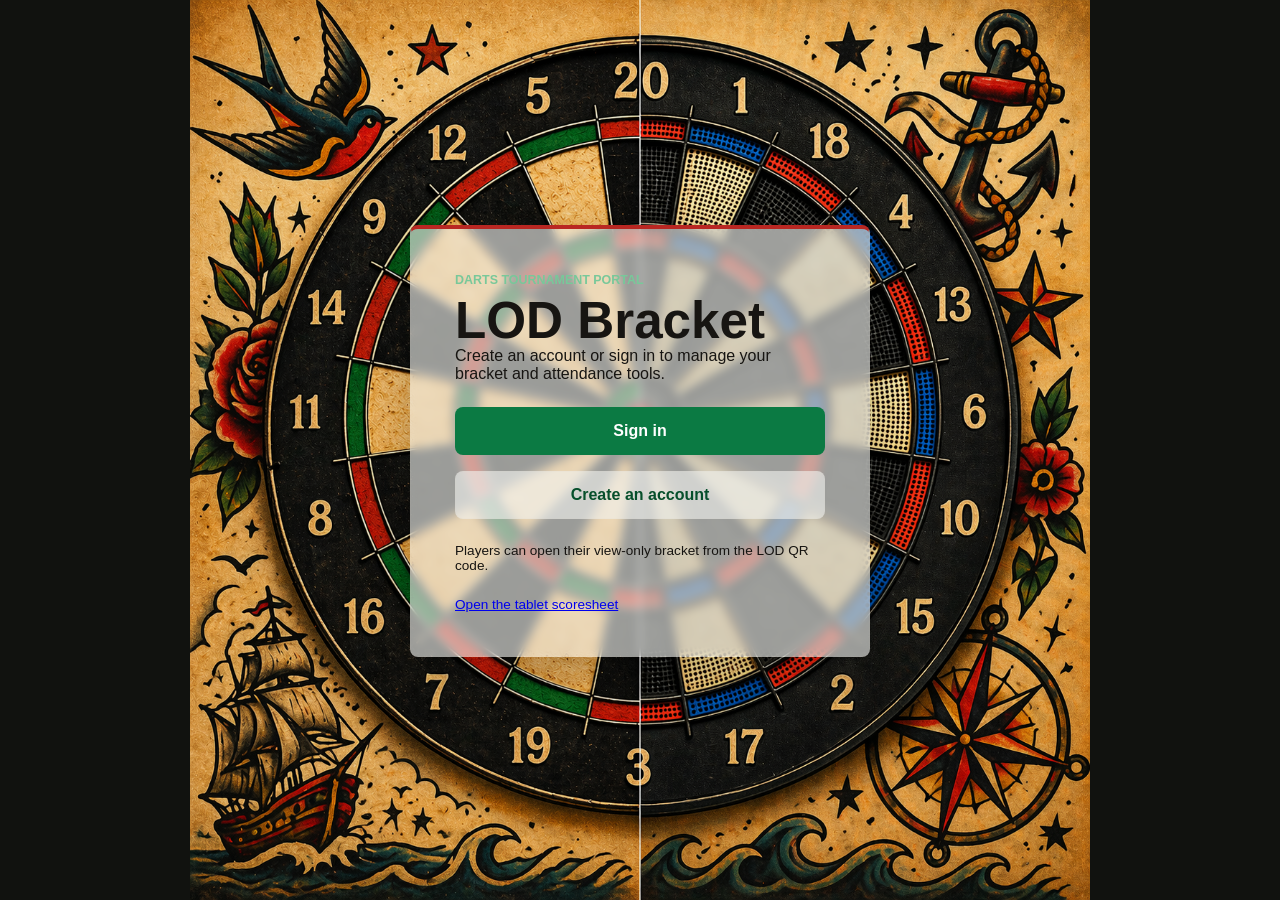
<file: index.html>
<!DOCTYPE html>
<html lang="en">
<head>
  <meta charset="UTF-8">
  <meta name="viewport" content="width=device-width, initial-scale=1.0">
  <title>LOD Bracket</title>
  <link rel="stylesheet" href="bracket.css?v=interactive-tools-190">
  <link rel="stylesheet" href="login.css?v=4">
</head>
<body>
  <img class="page-background" src="assets/background.png?v=5" alt="" aria-hidden="true">
  <main class="login-shell">
    <section class="panel login-card" aria-labelledby="landingTitle">
      <p class="eyebrow">Darts tournament portal</p>
      <h1 id="landingTitle">LOD Bracket</h1>
      <p class="login-intro">Create an account or sign in to manage your bracket and attendance tools.</p>
      <div class="login-form landing-actions">
        <a class="button-link" href="login.html">Sign in</a>
        <a class="button-link secondary" href="create-account.html">Create an account</a>
      </div>
      <p class="login-note">Players can open their view-only bracket from the LOD QR code.</p>
      <p class="login-note"><a href="scoresheet.html">Open the tablet scoresheet</a></p>
    </section>
  </main>
</body>
</html>
</file>
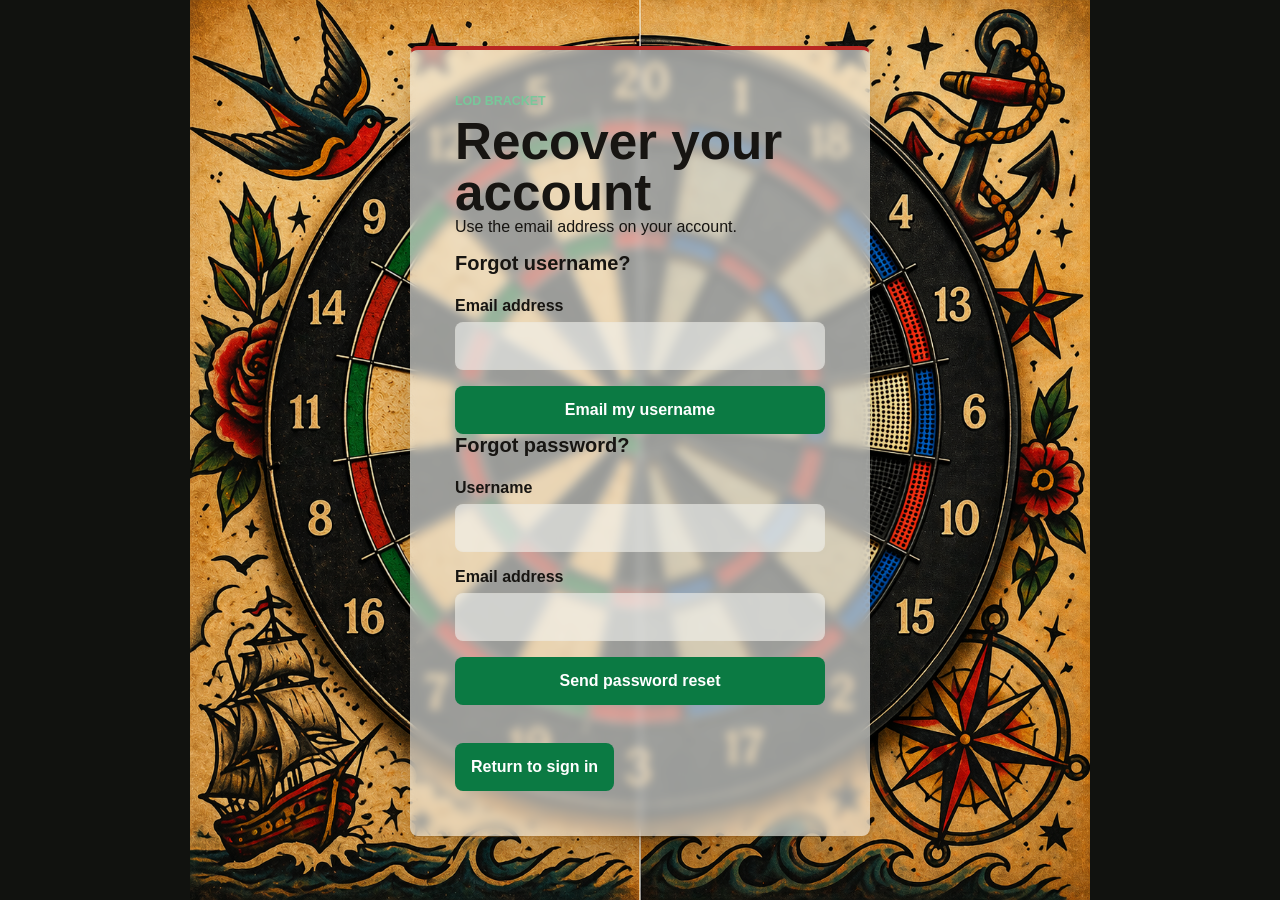
<file: account-recovery.html>
<!DOCTYPE html>
<html lang="en">
<head>
  <meta charset="UTF-8">
  <meta name="viewport" content="width=device-width, initial-scale=1.0">
  <title>Recover your account</title>
  <link rel="stylesheet" href="bracket.css?v=interactive-tools-190">
  <link rel="stylesheet" href="login.css?v=4">
</head>
<body>
  <img class="page-background" src="assets/background.png?v=5" alt="" aria-hidden="true">
  <main class="login-shell">
    <section class="panel login-card" aria-labelledby="recoveryTitle">
      <p class="eyebrow">LOD Bracket</p>
      <h1 id="recoveryTitle">Recover your account</h1>
      <p class="login-intro">Use the email address on your account.</p>

      <form id="usernameRecoveryForm" class="login-form">
        <h2>Forgot username?</h2>
        <label>
          Email address
          <input id="recoveryEmail" type="email" autocomplete="email" required>
        </label>
        <button type="submit">Email my username</button>
      </form>

      <form id="passwordRecoveryForm" class="login-form">
        <h2>Forgot password?</h2>
        <label>
          Username
          <input id="recoveryUsername" type="text" autocomplete="username" required>
        </label>
        <label>
          Email address
          <input id="passwordRecoveryEmail" type="email" autocomplete="email" required>
        </label>
        <button type="submit">Send password reset</button>
      </form>

      <p id="recoveryMessage" class="login-message" aria-live="polite"></p>
      <a class="button-link" href="login.html">Return to sign in</a>
    </section>
  </main>
  <script src="config.js?v=5"></script>
  <script src="account-recovery.js?v=1"></script>
</body>
</html>
</file>
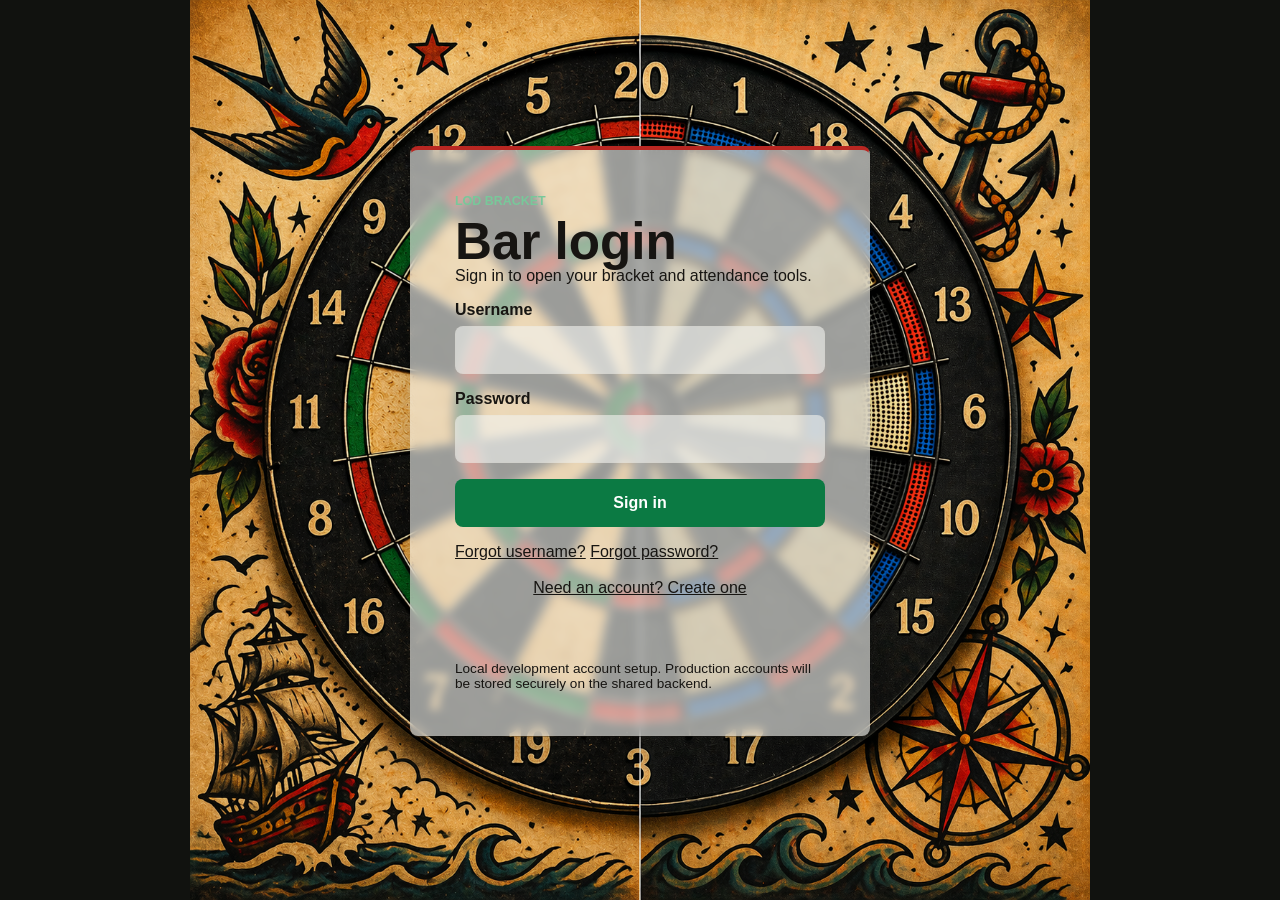
<file: attendance-v2.html>
<!DOCTYPE html>
<html lang="en">
<head>
  <meta charset="UTF-8">
  <meta name="viewport" content="width=device-width, initial-scale=1.0">
  <title>Attendance</title>
  <link rel="stylesheet" href="bracket.css?v=interactive-tools-190">
  <link rel="stylesheet" href="attendance.css?v=44">
</head>
<body>
  <img class="page-background" src="assets/background.png?v=5" alt="" aria-hidden="true">
  <main class="sheet-shell">
    <section class="hero" aria-labelledby="attendanceV2Title">
      <p class="eyebrow"><a href="bracket.html">Director Portal</a> / Attendance</p>
      <h1 id="attendanceV2Title">Attendance</h1>
      <p class="hero-text">Server-owned attendance is being built here. The existing attendance sheet remains available for rollback.</p>
    </section>
    <section class="panel" aria-labelledby="attendanceV2StatusTitle">
      <h2 id="attendanceV2StatusTitle">V2 foundation</h2>
      <p id="attendanceV2AccountStatus">Authenticated account loaded.</p>
      <p>Attendance is organized by series. Each series receives one Tournament Code and can contain many weekly LOD codes.</p>
      <div class="field-grid">
        <label class="setup-full-span">
          Attendance Tournament Code
          <span class="input-action-group">
            <input id="attendanceAuthenticationCode" type="text" inputmode="text" autocomplete="off" spellcheck="false" placeholder="Enter the code generated in the Admin Portal">
            <button id="authenticateAttendanceCode" type="button">Load attendance series</button>
          </span>
        </label>
        <p id="attendanceAuthenticationStatus" class="gate-message setup-full-span" aria-live="polite"></p>
      </div>
    </section>

    <section class="panel" aria-labelledby="attendanceSeriesTitle">
      <div class="panel-title">
        <div>
          <p class="step-label">Series setup</p>
          <h2 id="attendanceSeriesTitle">Attendance series</h2>
        </div>
        <p>Review the series information loaded from the Admin Portal.</p>
      </div>

      <div class="field-grid">
        <label>
          Existing series
          <select id="attendanceSeriesSelect">
            <option value="">No series created yet</option>
          </select>
        </label>
        <label>
          Series name
          <input id="attendanceSeriesName" type="text" placeholder="Monday Appreciation Tournament">
        </label>
        <label class="setup-full-span">
          Description
          <input id="attendanceSeriesDescription" type="text" placeholder="Weekly attendance tracking">
        </label>
        <label>
          Schedule
          <select id="attendanceSeriesCadence">
            <option value="weekly">Weekly</option>
            <option value="bi-weekly">Bi-weekly</option>
            <option value="monthly">Monthly</option>
            <option value="quarterly">Quarterly</option>
            <option value="bi-yearly">Bi-yearly</option>
            <option value="yearly">Yearly</option>
          </select>
        </label>
        <label>
          Scheduled sessions
          <input id="attendanceSeriesWeeks" type="number" min="2" max="52" value="6">
        </label>
        <label>
          Weeks needed to qualify
          <input id="attendanceSeriesRequiredWeeks" type="number" min="1" max="52" value="3">
        </label>
        <label>
          Attendance start date
          <input id="attendanceSeriesStartDate" type="date">
        </label>
      </div>

      <div class="action-row">
        <button id="saveAttendanceSchedule" type="button">Save schedule</button>
        <span id="attendanceSeriesStatus" class="gate-message" aria-live="polite"></span>
      </div>
      <div id="attendanceSeriesCodePanel" class="field-grid" hidden>
        <label class="setup-full-span">
          Tournament Code
          <span class="input-action-group">
            <input id="attendanceSeriesCode" type="text" readonly>
            <button id="copyAttendanceSeriesCode" class="secondary" type="button">Copy code</button>
          </span>
        </label>
        <p id="attendanceSeriesEndDate" class="gate-message setup-full-span"></p>
      </div>
    </section>

    <section class="panel" aria-labelledby="weeklyAttendanceTitle">
      <div class="panel-title">
        <div>
          <p class="step-label">Weekly operation</p>
          <h2 id="weeklyAttendanceTitle">Attendance week</h2>
        </div>
        <p>Attach an existing weekly LOD code or create a manual attendance roster.</p>
      </div>

      <div class="field-grid">
        <label>
          Tournament Code
          <input id="weeklyTournamentCode" type="text" placeholder="Created with the series" readonly>
        </label>
        <label>
          Attendance week
          <div id="attendanceWeekList" class="attendance-week-list" aria-label="Attendance weeks">
            <p class="section-note">Select a series first.</p>
          </div>
        </label>
        <label class="setup-full-span">
          Weekly LOD/QR code (optional)
          <input id="weeklyLodCode" type="text" placeholder="Enter the existing weekly LOD code" disabled>
        </label>
        <label class="setup-full-span">
          Create roster from scratch (optional)
          <textarea id="manualRosterNames" rows="4" placeholder="Enter one attending player per line" disabled></textarea>
        </label>
      </div>

      <div class="action-row">
        <button id="mergeLodRoster" type="button" disabled>Merge LOD roster</button>
        <button id="createManualRoster" type="button" class="secondary" disabled>Create manual roster</button>
      </div>
      <div id="attendanceRoster" class="backup-preview-list empty" aria-live="polite">No attendance roster loaded yet.</div>
      <section id="qualifiedAnnouncement" class="qualified-announcement" aria-labelledby="qualifiedAnnouncementTitle" hidden>
        <div>
          <p class="step-label">Finale announcement</p>
          <h3 id="qualifiedAnnouncementTitle">Qualified players</h3>
        </div>
        <p id="qualifiedAnnouncementText"></p>
        <button id="copyQualifiedAnnouncement" type="button" class="secondary">Copy announcement</button>
      </section>
    </section>
  </main>
  <script src="config.js?v=6"></script>
  <script src="account-gate.js?v=1"></script>
  <script src="attendance-v2.js?v=13"></script>
  <script>
    const account = window.LOD_ACCOUNT_SESSION;
    document.querySelector("#attendanceV2AccountStatus").textContent =
      `Signed in as ${account.username}${account.barName ? ` · ${account.barName}` : ""}.`;
  </script>
</body>
</html>
</file>
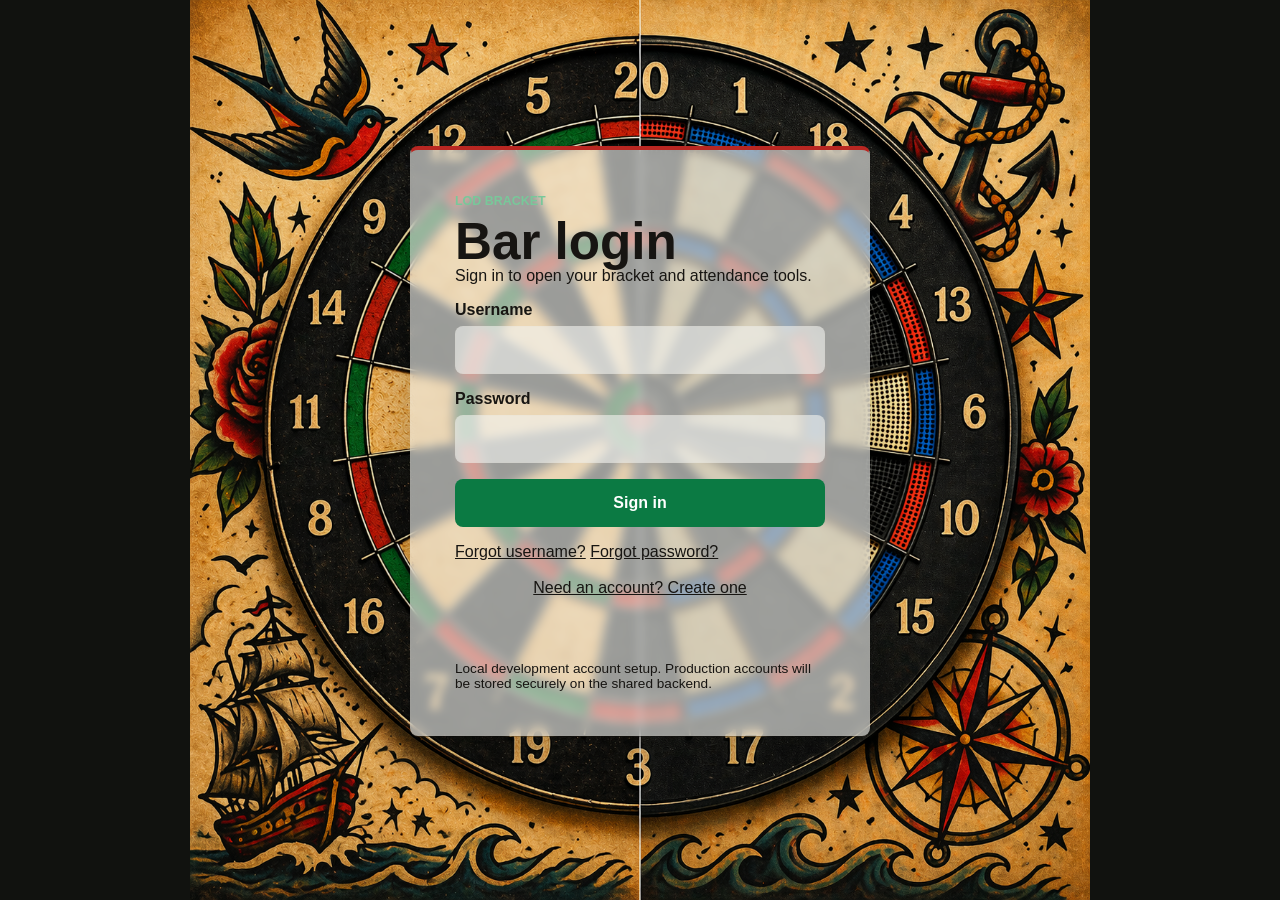
<file: attendance.html>
<!DOCTYPE html>
<html lang="en">
<head>
  <meta charset="UTF-8">
  <meta name="viewport" content="width=device-width, initial-scale=1.0">
  <title>Attendance Sheet</title>
  <link rel="stylesheet" href="attendance.css?v=43">
</head>
<body>
  <div id="attendanceGate" class="attendance-gate" hidden>
    <div class="gate-grid">
      <section class="gate-card gate-card-root" aria-labelledby="rootGateTitle">
        <p class="eyebrow">Root access</p>
        <h1 id="rootGateTitle">Director portal</h1>
        <p id="rootGateMessage" class="gate-message">Use the root password to drill into every bar portal and switch between attendance lists.</p>
        <div class="field-grid gate-fields">
          <label>
            Root password
            <input id="rootPasswordInput" type="password" autocomplete="current-password" placeholder="Root password">
          </label>
        </div>
        <div class="action-row">
          <button id="unlockRootButton" type="button">Unlock as root</button>
          <a class="button-link secondary-link" href="bracket.html">Back to director portal</a>
        </div>
      </section>

      <section class="gate-card gate-card-bar" aria-labelledby="barGateTitle">
        <p class="eyebrow">Bar access</p>
        <h1 id="barGateTitle">Your attendance sheet</h1>
        <p id="gateMessage" class="gate-message">Enter the bar username and password to open that bar's attendance sheet.</p>
        <div class="field-grid gate-fields">
          <label>
            Bar username
            <input id="attendanceUsernameInput" type="text" autocomplete="username" placeholder="Bar username">
          </label>
          <label>
            Password
            <input id="attendancePasswordInput" type="password" autocomplete="current-password" placeholder="Bar password">
          </label>
        </div>
        <div class="action-row">
          <button id="unlockBarButton" type="button">Open sheet</button>
        </div>
      </section>
    </div>
  </div>

  <main id="attendanceApp" class="sheet-shell">
    <section class="hero" aria-labelledby="attendanceTitle">
      <div class="hero-copy">
        <p class="eyebrow"><a href="bracket.html">Director Portal</a> / Attendance Sheet</p>
        <h1 id="attendanceTitle">Attendance Sheet</h1>
        <p class="hero-text">Track attendance, set the venue rule, and publish the roster when needed.</p>
        <p class="hero-note">Director portal only. Pull the player list straight from the bracket portal when needed.</p>
        <p class="hero-note">Tournament date is shared from the bracket portal so Mystery Out and Bullshoot stay in sync.</p>
        <p class="hero-note">Recent player backups from the bracket portal can be merged from Step 1 on the admin side.</p>
        <div class="hero-actions">
          <a class="button-link" href="#sheet">Open sheet</a>
          <a class="button-link secondary-link" href="#share">Facebook post</a>
          <a class="button-link secondary-link portal-link-pill" href="bracket.html">Return to the director portal</a>
          <button id="attendanceLogoutButton" type="button" class="secondary-link">Log out</button>
        </div>
      </div>
    </section>

    <section class="feature-band">
      <article class="feature-tile">
        <h2>Bar-specific rules</h2>
        <p>Adjust the requirement for each venue, whether it is 6 of 12 weeks or some other cutoff.</p>
      </article>
      <article class="feature-tile">
        <h2>Fast weekly marking</h2>
        <p>Use the week checkboxes to log attendance without leaving the page or re-entering names.</p>
      </article>
      <article class="feature-tile">
        <h2>Facebook-ready output</h2>
        <p>Generate a full roster post, copy it, and paste it into Facebook when you need to publish the list.</p>
      </article>
    </section>

    <section class="workspace-grid" id="sheet">
      <section class="panel control-panel">
        <div class="section-heading">
          <div>
            <p class="eyebrow">Venue setup</p>
            <h2>Eligibility rule</h2>
          </div>
          <div class="eligibility-actions">
            <p>Configure the current appreciation tournament.</p>
          </div>
        </div>

        <section id="attendanceSheetManager" class="attendance-sheet-manager" hidden aria-labelledby="attendanceSheetsTitle">
          <div class="section-heading">
            <div>
              <p class="eyebrow">Root only</p>
              <h3 id="attendanceSheetsTitle">Bar portals</h3>
            </div>
            <p>Switch between separate bar accounts and drill into each venue's attendance list.</p>
          </div>
          <div class="field-grid sheet-manager-grid">
            <label>
              Current portal
              <select id="attendanceSheetSelect"></select>
            </label>
            <div class="sheet-manager-actions">
              <button id="createAttendanceSheetButton" type="button" class="secondary">New portal</button>
            </div>
          </div>
          <div id="attendanceSheetLinks" class="sheet-link-list"></div>
        </section>

        <div class="field-grid">
          <label>
            Venue / bar
            <input id="venueName" type="text" placeholder="Bullseye Taproom">
          </label>
          <label>
            Description
            <input id="description" type="text" placeholder="Example: Saturday LOD / Monthly Sunday LOD">
          </label>
          <label>
            Event type
            <select id="eventType">
              <option value="normal-lod">Normal LOD</option>
              <option value="appreciation">Appreciation Tournament</option>
              <option value="custom">Specific tournament</option>
            </select>
          </label>
          <label id="customEventNameWrap" hidden>
            Tournament name
            <input id="eventName" type="text" placeholder="Tournament name">
          </label>
          <label>
            Total weeks
            <input id="totalWeeks" type="number" min="1" max="52" value="12">
          </label>
          <label>
            First Day of Tournament
            <input id="startSaturday" type="date">
          </label>
        </div>

        <div class="week-date-editor-wrap">
          <div class="section-heading inline-heading">
            <div>
              <p class="eyebrow">Schedule</p>
              <h3>Week dates</h3>
            </div>
            <p>Edit each date for monthly or custom tournament schedules.</p>
          </div>
          <p id="weekDateSummary" class="section-note week-date-summary">Week dates will update from the first day of tournament.</p>
          <div id="weekDateEditor" class="week-date-editor" aria-live="polite"></div>
        </div>

        <div class="action-row">
          <button id="syncBracketPlayersButton" type="button">Sync bracket roster</button>
          <button id="clearDemoButton" type="button" class="secondary">Clear all data</button>
        </div>

        <p class="flash-message" id="statusMessage" aria-live="polite"></p>

        <section class="admin-password-panel" aria-labelledby="venuePasswordTitle">
          <div class="section-heading">
            <div>
              <p class="eyebrow">Venue access</p>
              <h3 id="venuePasswordTitle">Sheet username and password</h3>
            </div>
            <p id="venueAccessStatus" class="section-note">No bar login set. Root access still works.</p>
          </div>

          <div class="field-grid">
            <label>
              Bar name *
              <input id="venueAccessBarName" type="text" autocomplete="off" placeholder="Set the bar name" required>
            </label>
            <label>
              Bar username
              <input id="venueAccessUsername" type="text" autocomplete="off" placeholder="Set a username for this bar">
            </label>
            <label>
              Bar password
              <input id="venueAccessPassword" type="password" autocomplete="new-password" placeholder="Set a password for this bar">
            </label>
            <label>
              Confirm password
              <input id="venueAccessPasswordConfirm" type="password" autocomplete="new-password" placeholder="Repeat the password">
            </label>
          </div>

          <div class="action-row">
            <button id="saveVenueAccessCredentials" type="button">Save bar login</button>
            <button id="clearVenueAccessCredentials" type="button" class="secondary">Clear bar login</button>
          </div>
        </section>
      </section>

      <section class="panel roster-panel">
        <div class="roster-meta-band roster-meta-band-top">
          <div class="roster-meta-label">Eligibility rule</div>
          <div class="roster-meta-grid">
            <label class="roster-rule-field">
              Weeks required
              <input id="requiredWeeks" type="number" min="1" max="52" value="6">
            </label>
            <div id="rosterMeta" class="roster-meta"></div>
          </div>
        </div>

        <div class="section-heading">
          <div>
            <p class="eyebrow">Attendance</p>
            <h2>Weekly sheet</h2>
          </div>
          <p>Mark a week as present for each player.</p>
        </div>
        <p class="roster-note">Same names merge, case-insensitive.</p>
        <p class="roster-note roster-note-tight">Roster backups are shared across this tournament code.</p>
        <div class="manual-player-bar">
          <label>
            Add player
            <input id="manualPlayerName" type="text" placeholder="Player name">
          </label>
          <button id="addManualPlayerButton" type="button">Add player</button>
        </div>
        <div class="attendance-table-viewport">
          <div id="attendanceTable" class="attendance-table" aria-live="polite"></div>
        </div>

        <section class="tracker-section" aria-labelledby="trackerTitle">
          <div class="section-heading">
            <div>
              <p class="eyebrow">Tracker</p>
              <h2 id="trackerTitle">Mystery Out and Bullshoot</h2>
            </div>
            <p>Dates fill in automatically when the draw stops. You can still edit them manually.</p>
          </div>
          <div class="tracker-viewport">
            <div id="gameTracker" class="tracker-grid" aria-live="polite"></div>
          </div>
          <div class="action-row sheet-footer-actions">
            <button id="syncBracketGamesButton" type="button" class="secondary">Sync from bracket data</button>
            <button id="clearBracketGamesButton" type="button" class="secondary">Clear game data</button>
          </div>
          <div class="sheet-footer-title tracker-history-title">
            <div class="roster-meta-label">Tracker history</div>
            <p>Recent draws stay here so past Mystery Out and Bullshoot results are easy to review.</p>
          </div>
          <div class="tracker-viewport tracker-history-viewport">
            <div id="gameHistory" class="tracker-grid tracker-history-grid" aria-live="polite"></div>
          </div>
        </section>
      </section>
    </section>

    <section class="panel share-panel" id="share">
      <div class="section-heading">
        <div>
          <p class="eyebrow">Facebook</p>
          <h2>Publish the full list</h2>
        </div>
        <p>Copy a post or open Facebook’s share dialog.</p>
      </div>

      <div class="share-controls">
        <label class="radio">
          <input type="radio" name="shareMode" value="eligible" checked>
          Eligible only
        </label>
        <label class="radio">
          <input type="radio" name="shareMode" value="full">
          Full roster
        </label>
      </div>

      <label class="share-text">
        Facebook post text
        <textarea id="facebookPost" rows="14" spellcheck="false"></textarea>
      </label>

      <div class="action-row">
        <button id="copyPostButton" type="button">Copy post text</button>
        <button id="clearPostButton" type="button" class="secondary">Clear post text</button>
        <button id="openFacebookButton" type="button" class="secondary">Open Facebook share</button>
        <button id="downloadJsonButton" type="button" class="secondary">Download JSON</button>
      </div>

      <p class="share-note">
        Facebook does not let a browser prefill a post directly without a logged-in share flow, so this sheet gives you ready-to-paste text and a share link.
      </p>
    </section>
  </main>

  <script src="attendance-auth.js?v=2"></script>
  <script src="account-gate.js?v=1"></script>
  <script src="attendance-workbook-seed.js?v=6"></script>
  <script src="attendance.js?v=92"></script>
</body>
</html>
</file>
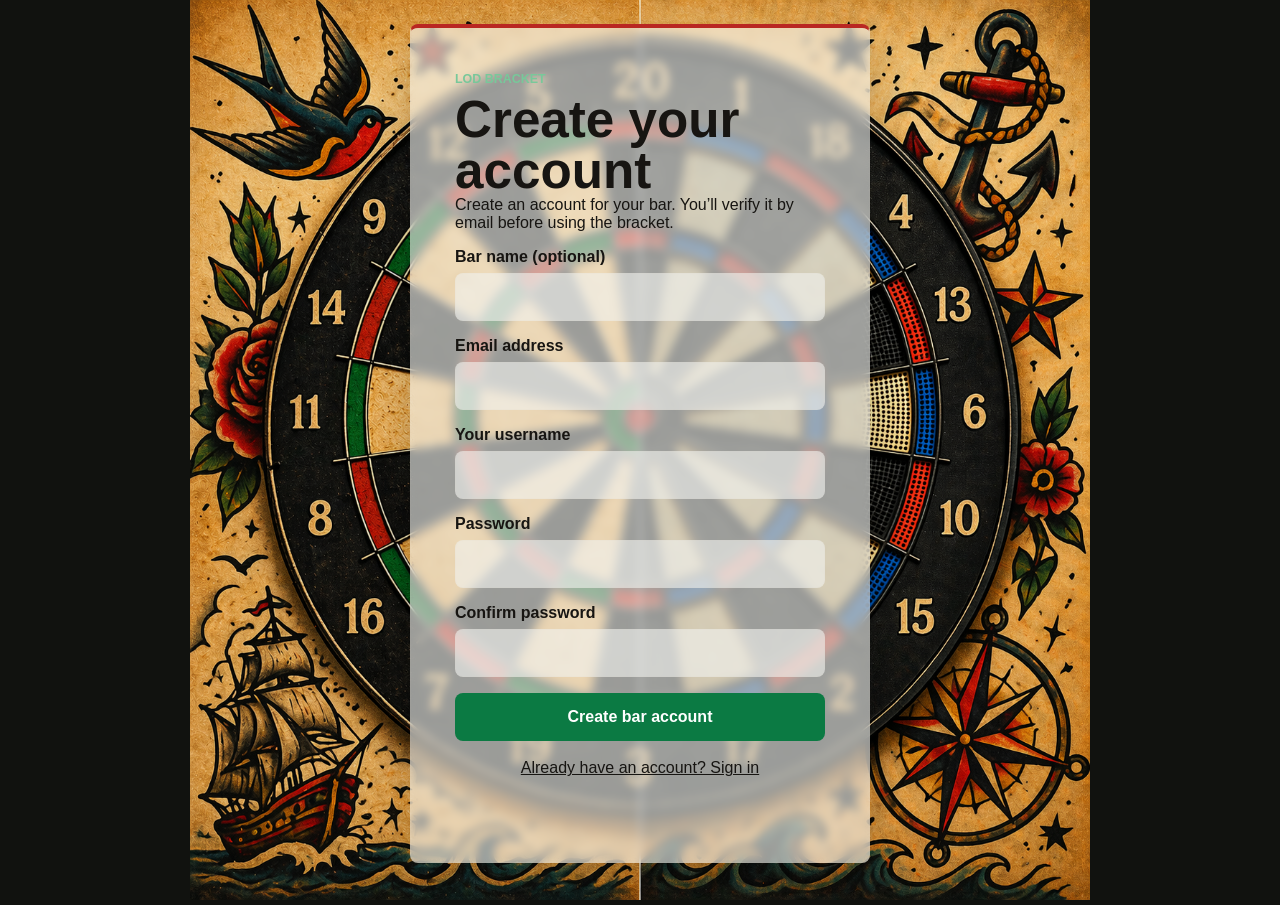
<file: create-account.html>
<!DOCTYPE html>
<html lang="en">
<head>
  <meta charset="UTF-8">
  <meta name="viewport" content="width=device-width, initial-scale=1.0">
  <title>Create LOD Bracket Account</title>
  <link rel="stylesheet" href="bracket.css?v=interactive-tools-190">
  <link rel="stylesheet" href="login.css?v=4">
</head>
<body>
  <img class="page-background" src="assets/background.png?v=5" alt="" aria-hidden="true">
  <main class="login-shell">
    <section class="panel login-card" aria-labelledby="createAccountTitle">
      <p class="eyebrow">LOD Bracket</p>
      <h1 id="createAccountTitle">Create your account</h1>
      <p class="login-intro">Create an account for your bar. You’ll verify it by email before using the bracket.</p>

      <form id="createAccountForm" class="login-form">
        <label>
          Bar name (optional)
          <input id="createBarName" type="text" autocomplete="organization">
        </label>
        <label>
          Email address
          <input id="createEmail" type="email" autocomplete="email" required>
        </label>
        <label>
          Your username
          <input id="createUsername" type="text" autocomplete="username" minlength="3" required>
        </label>
        <label>
          Password
          <input id="createPassword" type="password" autocomplete="new-password" minlength="8" required>
        </label>
        <label>
          Confirm password
          <input id="createPasswordConfirm" type="password" autocomplete="new-password" minlength="8" required>
        </label>
        <button type="submit">Create bar account</button>
        <a class="text-button" href="login.html">Already have an account? Sign in</a>
      </form>

      <p id="loginMessage" class="login-message" aria-live="polite"></p>
    </section>
  </main>
  <script src="config.js?v=5"></script>
  <script src="create-account.js?v=2"></script>
</body>
</html>
</file>
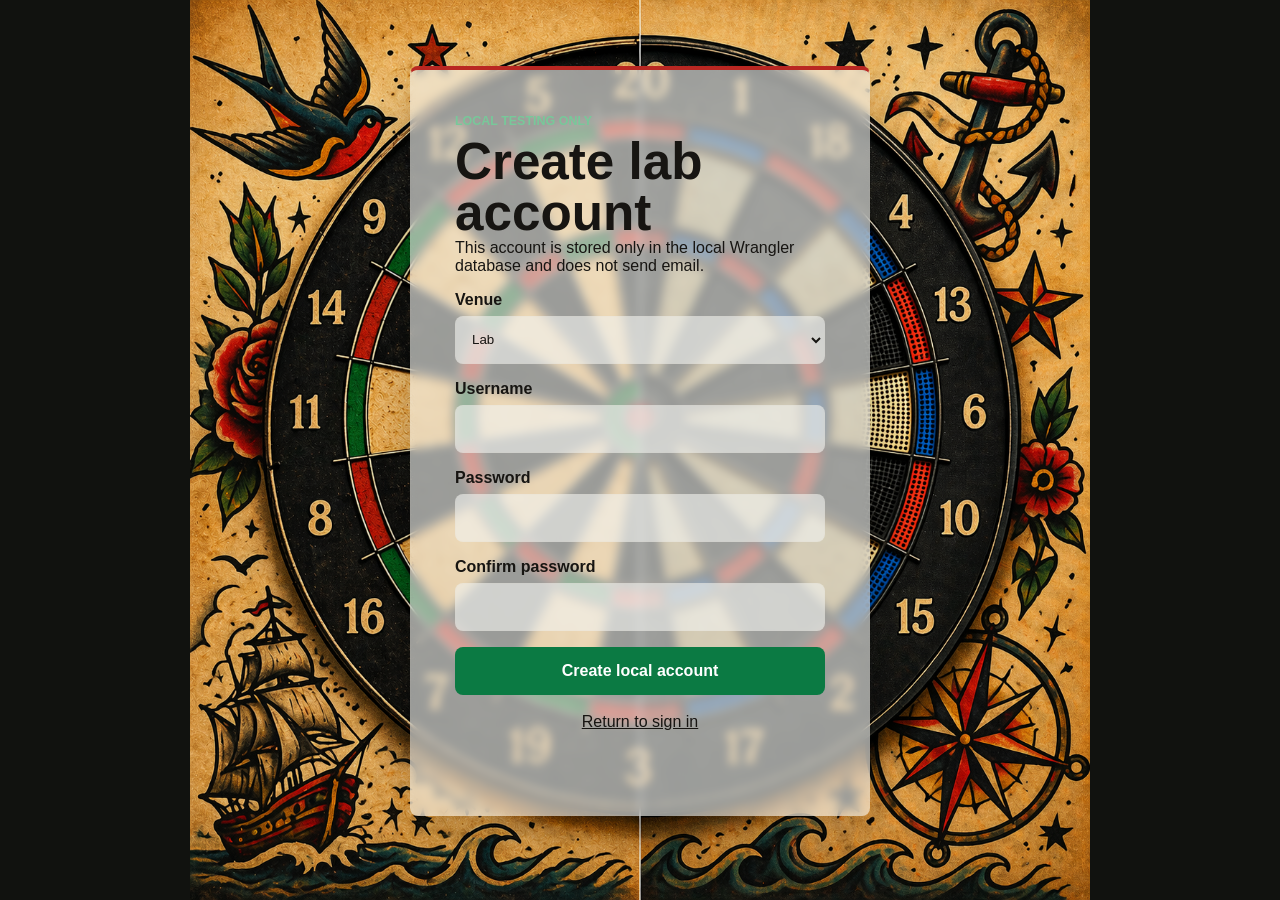
<file: local-account.html>
<!DOCTYPE html>
<html lang="en">
<head>
  <meta charset="UTF-8">
  <meta name="viewport" content="width=device-width, initial-scale=1.0">
  <title>Create local lab account</title>
  <link rel="stylesheet" href="bracket.css?v=interactive-tools-190">
  <link rel="stylesheet" href="login.css?v=4">
</head>
<body>
  <img class="page-background" src="assets/background.png?v=5" alt="" aria-hidden="true">
  <main class="login-shell">
    <section class="panel login-card" aria-labelledby="localAccountTitle">
      <p class="eyebrow">Local testing only</p>
      <h1 id="localAccountTitle">Create lab account</h1>
      <p class="login-intro">This account is stored only in the local Wrangler database and does not send email.</p>
      <form id="localAccountForm" class="login-form">
        <label>
          Venue
          <select id="localBarName" required>
            <option value="Lab">Lab</option>
          </select>
        </label>
        <label>
          Username
          <input id="localUsername" type="text" autocomplete="username" minlength="3" required>
        </label>
        <label>
          Password
          <input id="localPassword" type="password" autocomplete="new-password" minlength="8" required>
        </label>
        <label>
          Confirm password
          <input id="localPasswordConfirm" type="password" autocomplete="new-password" minlength="8" required>
        </label>
        <button type="submit">Create local account</button>
        <a class="text-button" href="login.html">Return to sign in</a>
      </form>
      <p id="localAccountMessage" class="login-message" aria-live="polite"></p>
    </section>
  </main>
  <script src="config.js?v=5"></script>
  <script src="local-account.js?v=1"></script>
</body>
</html>
</file>
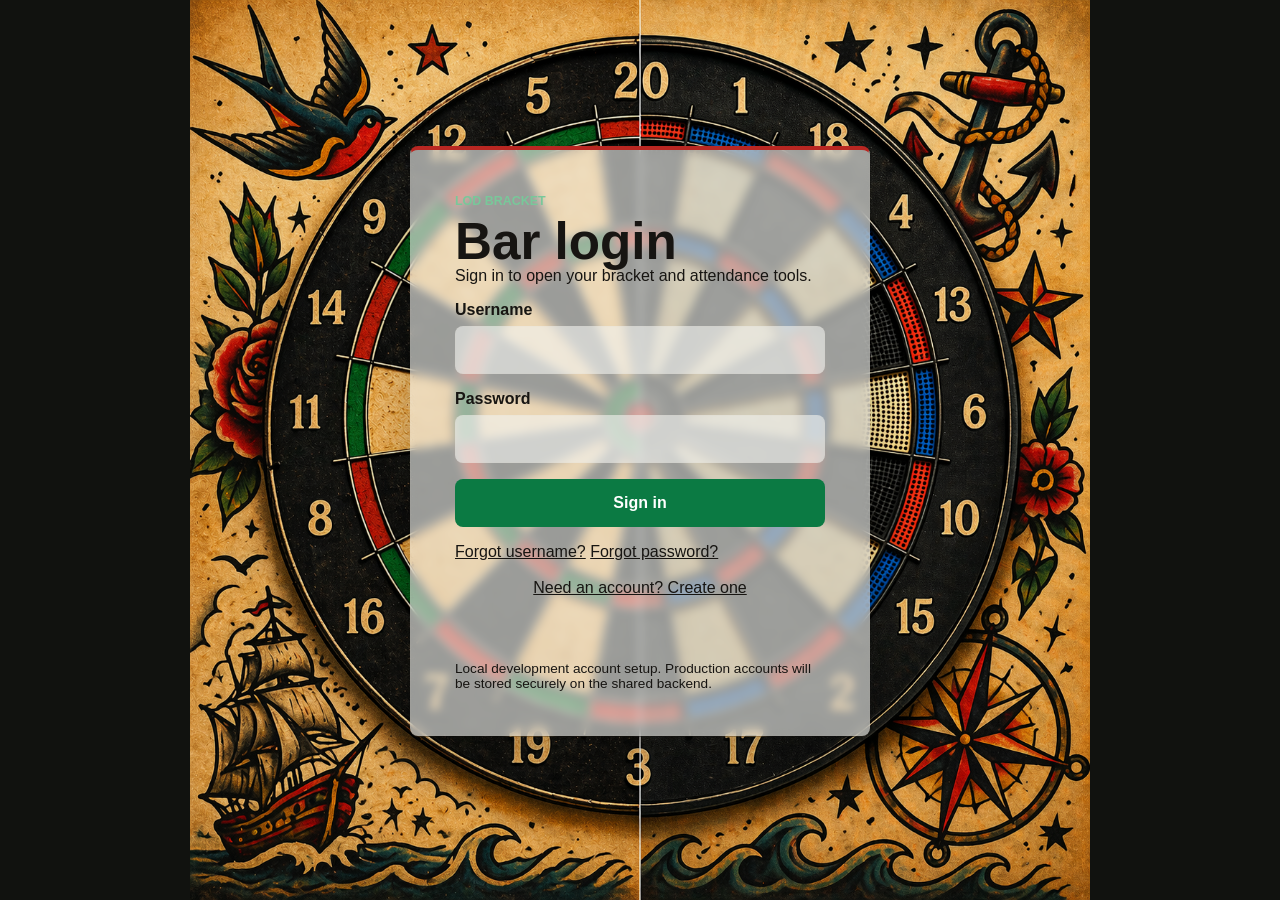
<file: login.html>
<!DOCTYPE html>
<html lang="en">
<head>
  <meta charset="UTF-8">
  <meta name="viewport" content="width=device-width, initial-scale=1.0">
  <title>LOD Bracket Login</title>
  <link rel="stylesheet" href="bracket.css?v=interactive-tools-190">
  <link rel="stylesheet" href="login.css?v=4">
</head>
<body>
  <img class="page-background" src="assets/background.png?v=5" alt="" aria-hidden="true">
  <main class="login-shell">
    <section class="panel login-card" aria-labelledby="loginTitle">
      <p class="eyebrow">LOD Bracket</p>
      <h1 id="loginTitle">Bar login</h1>
      <p class="login-intro">Sign in to open your bracket and attendance tools.</p>

      <form id="signInForm" class="login-form">
        <label>
          Username
          <input id="signInUsername" type="text" autocomplete="username" required>
        </label>
        <label>
          Password
          <input id="signInPassword" type="password" autocomplete="current-password" required>
        </label>
        <button type="submit">Sign in</button>
        <div class="login-help-links">
          <a class="text-button" href="account-recovery.html">Forgot username?</a>
          <a class="text-button" href="account-recovery.html#password">Forgot password?</a>
        </div>
        <a class="text-button" href="create-account.html">Need an account? Create one</a>
      </form>

      <p id="loginMessage" class="login-message" aria-live="polite"></p>
      <p class="login-note">Local development account setup. Production accounts will be stored securely on the shared backend.</p>
    </section>
  </main>
  <script src="config.js?v=5"></script>
  <script src="login.js?v=4"></script>
</body>
</html>
</file>
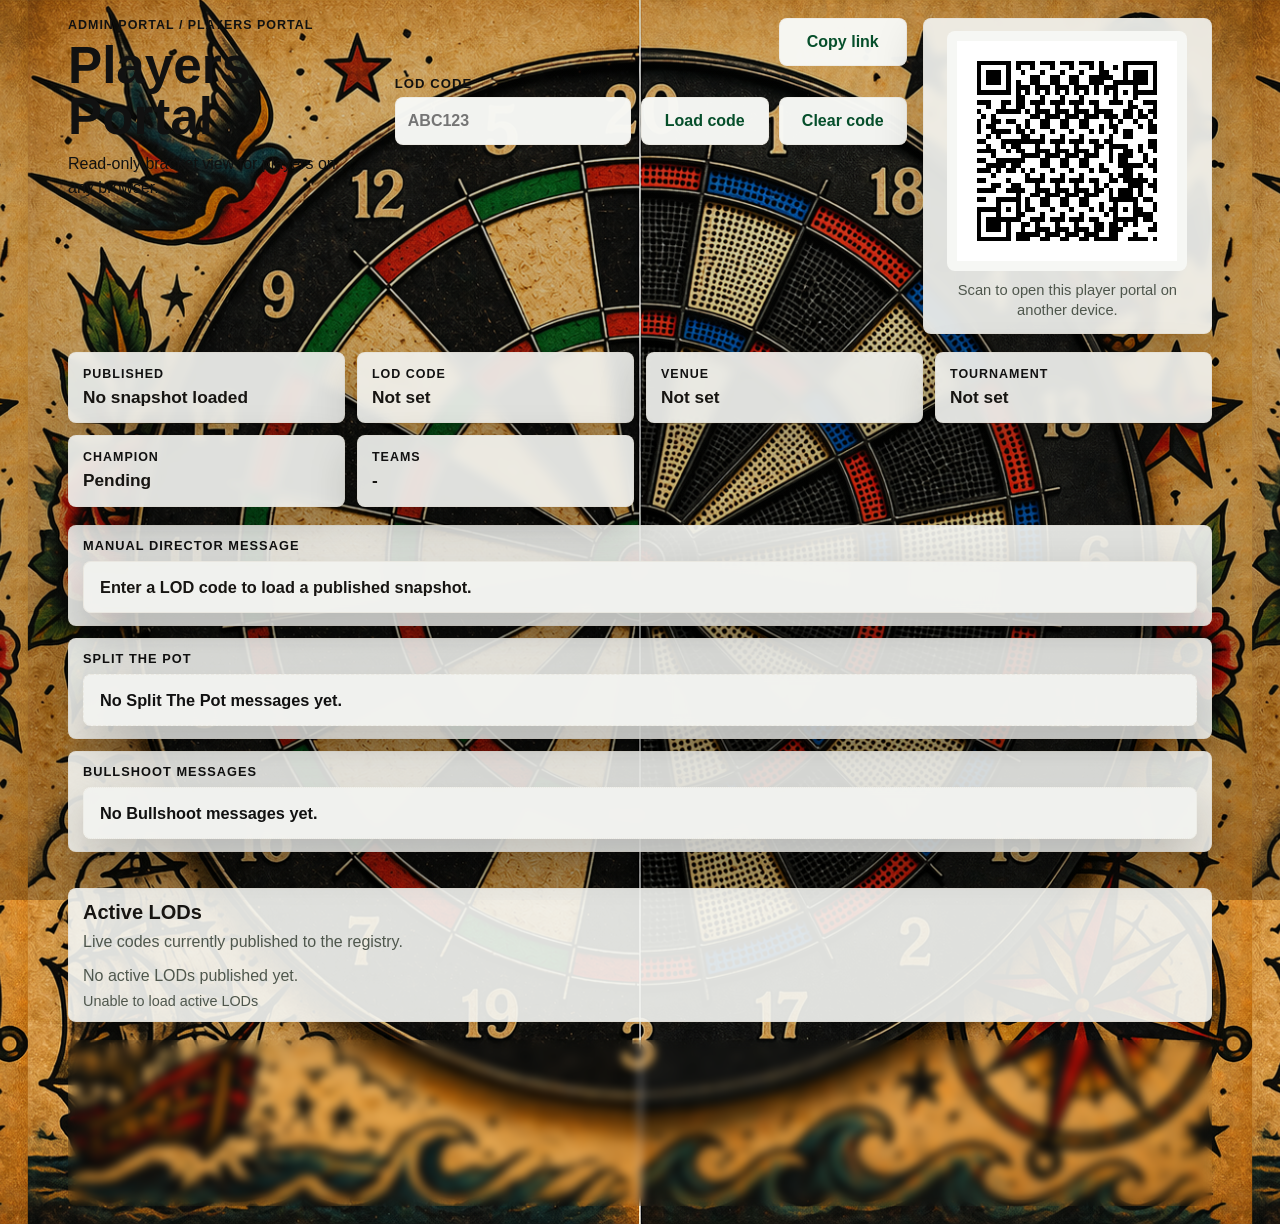
<file: portal.html>
<!DOCTYPE html>
<html lang="en">
<head>
  <meta charset="UTF-8">
  <meta name="viewport" content="width=device-width, initial-scale=1.0">
  <title>Darts Players Portal</title>
  <link rel="stylesheet" href="portal.css?v=28">
</head>
<body>
  <main class="app">
    <header class="hero">
      <div class="hero-copy">
        <p class="eyebrow"><a href="bracket.html">Admin Portal</a> / Players Portal</p>
        <h1>Players Portal</h1>
        <p class="intro">Read-only bracket view for players on any browser.</p>
      </div>

      <div class="portal-actions" aria-label="Portal controls">
        <button id="copyPortalLink" class="secondary" type="button">Copy link</button>
        <div class="lod-loader">
          <label class="lod-entry">
            LOD code
            <input id="lodCodeInput" type="text" inputmode="text" autocomplete="off" autocapitalize="characters" spellcheck="false" placeholder="ABC123">
          </label>
          <button id="loadLodCode" class="secondary" type="button">Load code</button>
          <button id="clearLodCode" class="secondary" type="button">Clear code</button>
        </div>
      </div>

      <div class="portal-qr-card" aria-label="Portal QR code">
        <img id="portalQrCode" class="portal-qr" alt="QR code for the player portal" src="" width="240" height="240">
        <p class="portal-qr-caption">Scan to open this player portal on another device.</p>
      </div>

    </header>

    <section class="status-strip" aria-label="Snapshot status">
      <div class="status-card">
        <span>Published</span>
        <strong id="publishedAt">No snapshot loaded</strong>
      </div>
      <div class="status-card">
        <span>LOD code</span>
        <strong id="lodCodeText">Not set</strong>
      </div>
      <div class="status-card">
        <span>Venue</span>
        <strong id="barNameText">Not set</strong>
      </div>
      <div class="status-card">
        <span>Tournament</span>
        <strong id="eventNameText">Not set</strong>
      </div>
      <div class="status-card">
        <span>Champion</span>
        <strong id="championText">Pending</strong>
      </div>
      <div class="status-card">
        <span>Teams</span>
        <strong id="teamCountText">-</strong>
      </div>
    </section>

    <section class="portal-message-stack" aria-label="Portal messages">
      <div class="portal-message-group portal-message-card">
        <p class="portal-message-label">Manual director message</p>
        <p id="portalMessage" class="message board-call" aria-live="polite">No manual messages yet.</p>
      </div>
      <div id="portalAutoMessageWrap" class="portal-auto-message-wrap portal-message-card">
        <p class="portal-message-label">Split The Pot</p>
        <p id="portalAutoMessage" class="message board-call automated-call" aria-live="polite">No Split The Pot messages yet.</p>
      </div>
      <div id="portalBullshootMessageWrap" class="portal-bullshoot-message-wrap portal-message-card">
        <p class="portal-message-label">Bullshoot messages</p>
        <p id="portalBullshootMessage" class="message board-call bullshoot-call" aria-live="polite">No Bullshoot messages yet.</p>
      </div>
    </section>

    <section class="lod-registry-panel" aria-labelledby="lodRegistryTitle">
      <div class="section-heading">
        <div>
          <h2 id="lodRegistryTitle">Active LODs</h2>
          <p>Live codes currently published to the registry.</p>
        </div>
      </div>
      <div id="lodRegistryList" class="lod-registry-list" aria-live="polite">Loading active LODs...</div>
      <p id="lodRegistryStatus" class="lod-registry-status" aria-live="polite"></p>
    </section>

    <section class="bracket-shell" aria-labelledby="portalBracketTitle">
      <div class="section-heading">
        <div>
          <h2 id="portalBracketTitle">Bracket</h2>
          <p id="bracketSubtitle">Waiting for a published snapshot.</p>
        </div>
      </div>
      <div id="portalBracket" class="bracket empty">No bracket snapshot available.</div>
    </section>
  </main>

  <script src="config.js?v=3"></script>
  <script src="qr.js?v=5"></script>
  <script src="attendance-auth.js?v=1"></script>
  <script src="portal.js?v=57"></script>
</body>
</html>
</file>
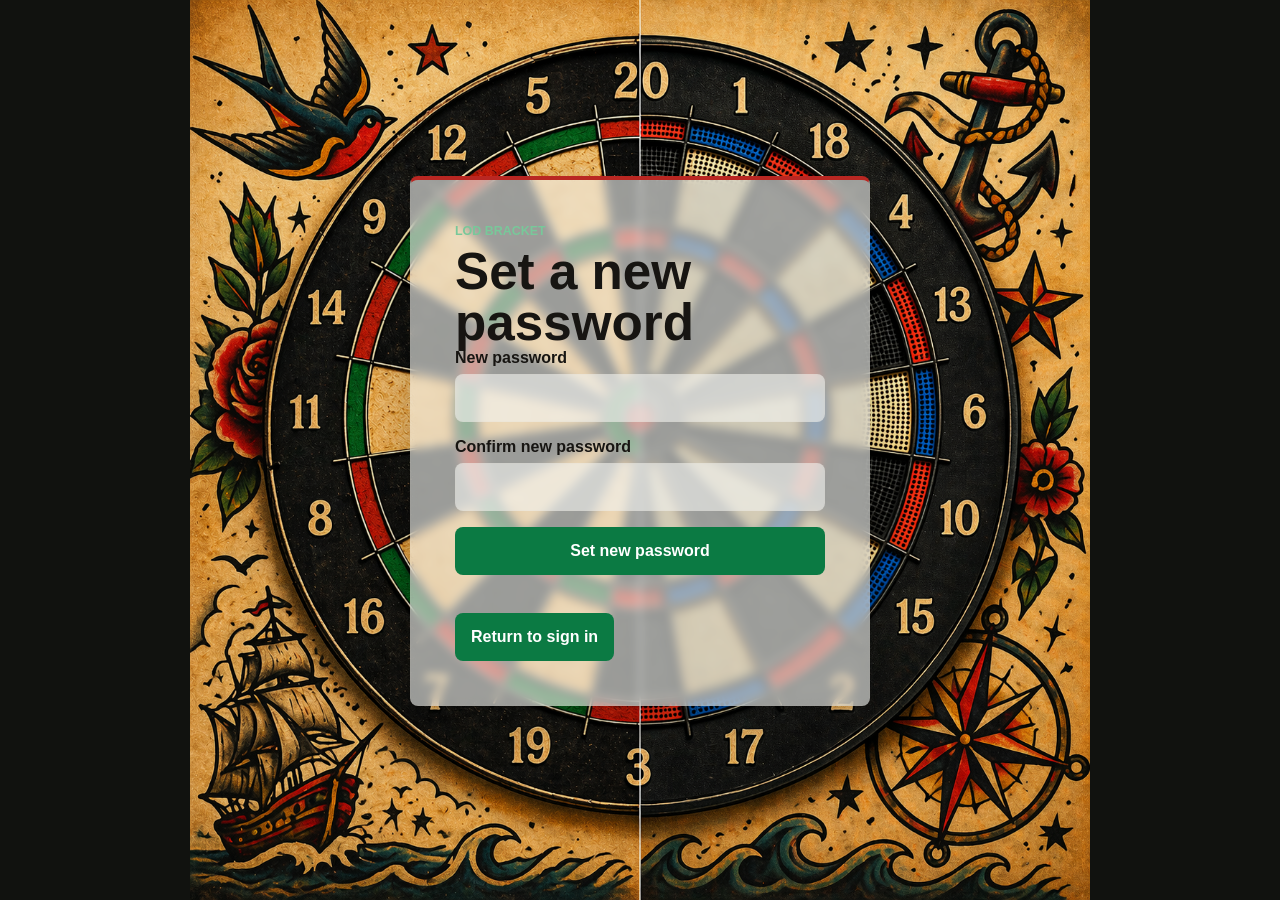
<file: reset-password.html>
<!DOCTYPE html>
<html lang="en">
<head>
  <meta charset="UTF-8">
  <meta name="viewport" content="width=device-width, initial-scale=1.0">
  <title>Reset your password</title>
  <link rel="stylesheet" href="bracket.css?v=interactive-tools-190">
  <link rel="stylesheet" href="login.css?v=4">
</head>
<body>
  <img class="page-background" src="assets/background.png?v=5" alt="" aria-hidden="true">
  <main class="login-shell">
    <section class="panel login-card" aria-labelledby="resetTitle">
      <p class="eyebrow">LOD Bracket</p>
      <h1 id="resetTitle">Set a new password</h1>
      <form id="passwordResetForm" class="login-form">
        <label>
          New password
          <input id="newPassword" type="password" autocomplete="new-password" minlength="8" required>
        </label>
        <label>
          Confirm new password
          <input id="confirmPassword" type="password" autocomplete="new-password" minlength="8" required>
        </label>
        <button type="submit">Set new password</button>
      </form>
      <p id="resetMessage" class="login-message" aria-live="polite"></p>
      <a class="button-link" href="login.html">Return to sign in</a>
    </section>
  </main>
  <script src="config.js?v=5"></script>
  <script src="reset-password.js?v=1"></script>
</body>
</html>
</file>
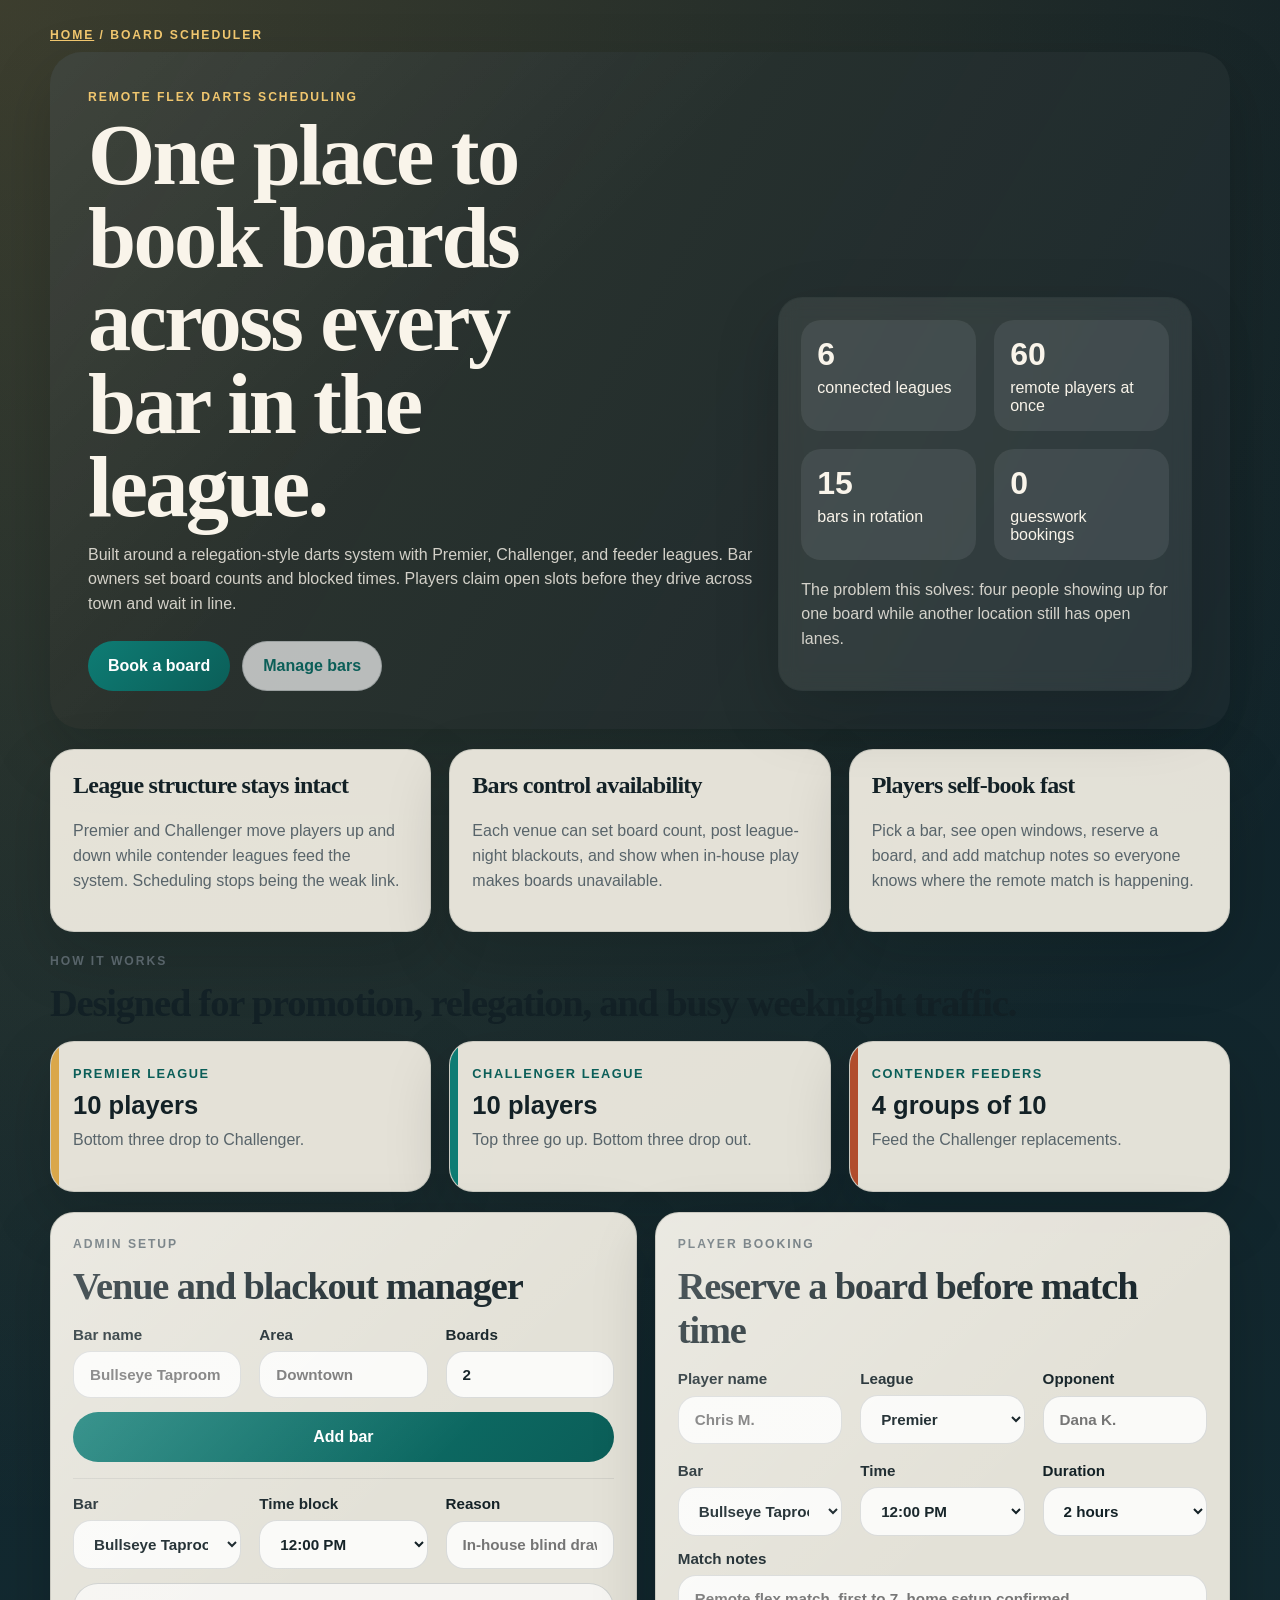
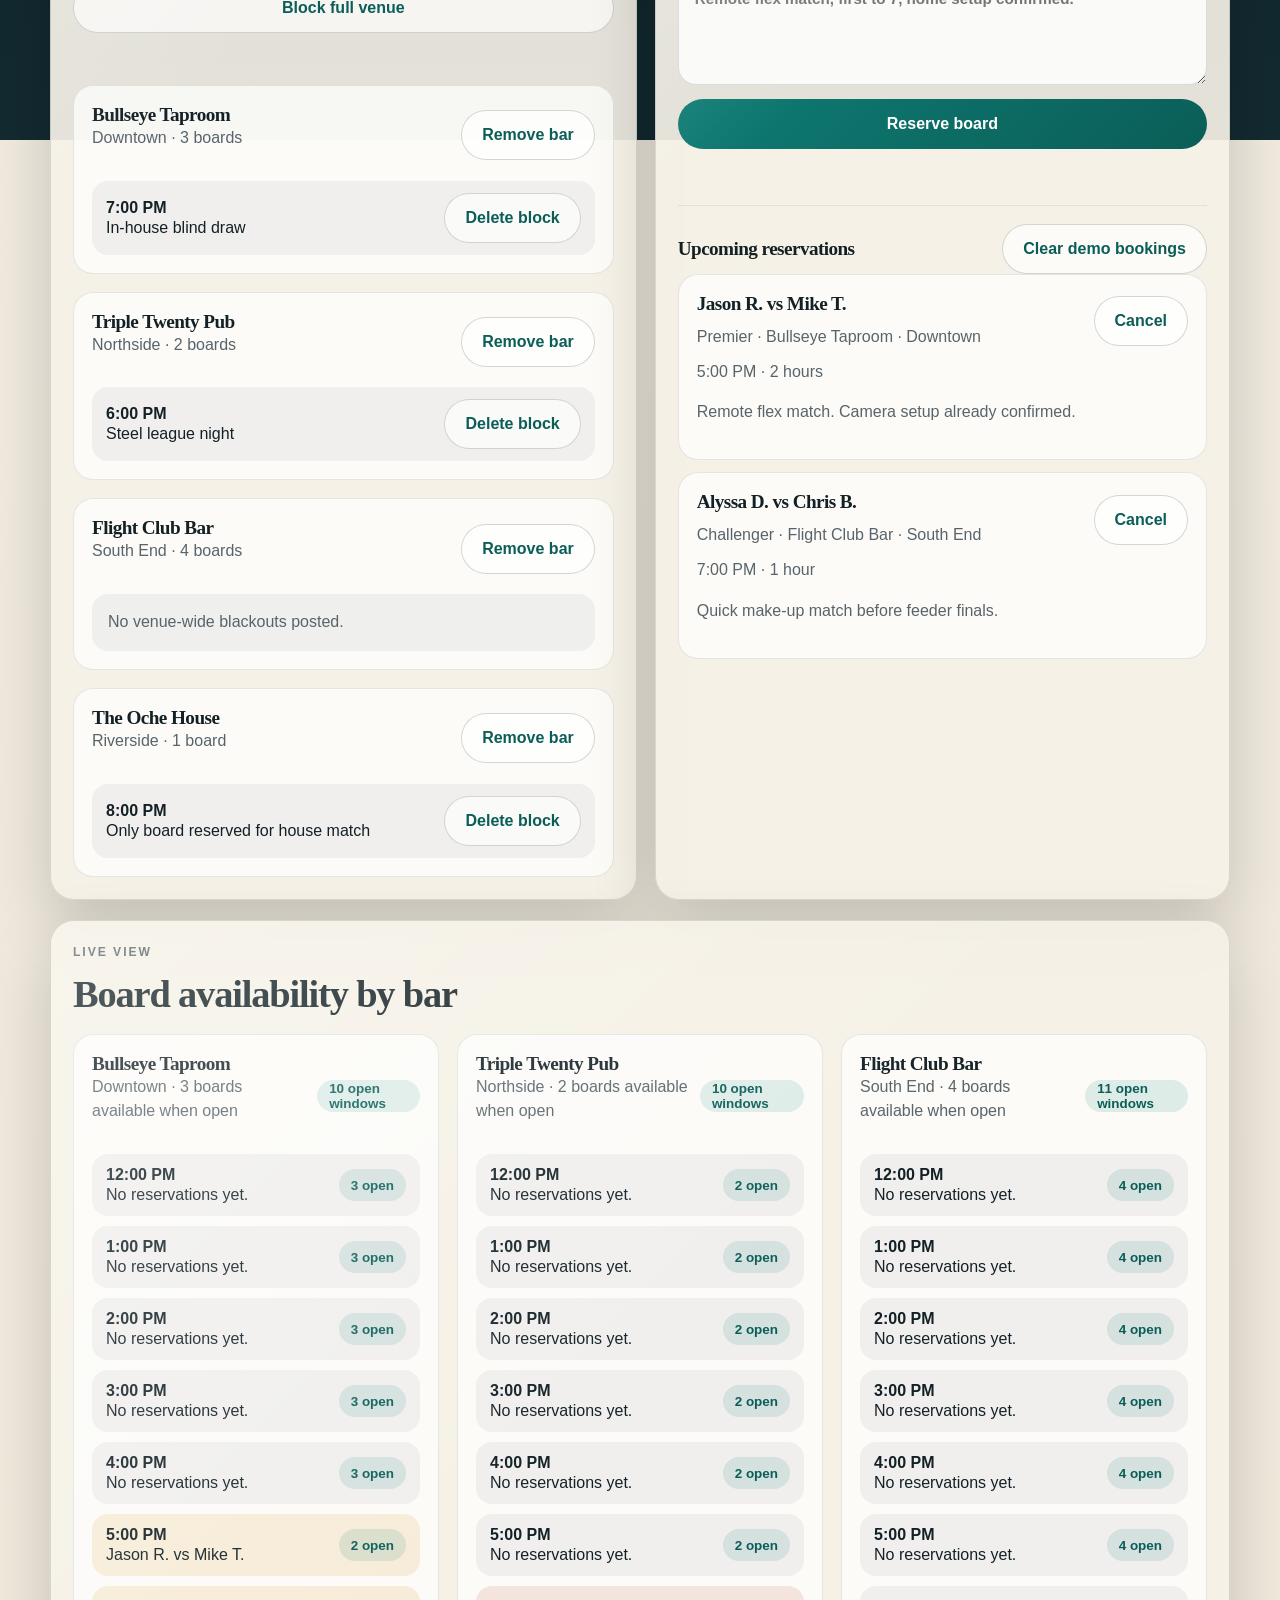
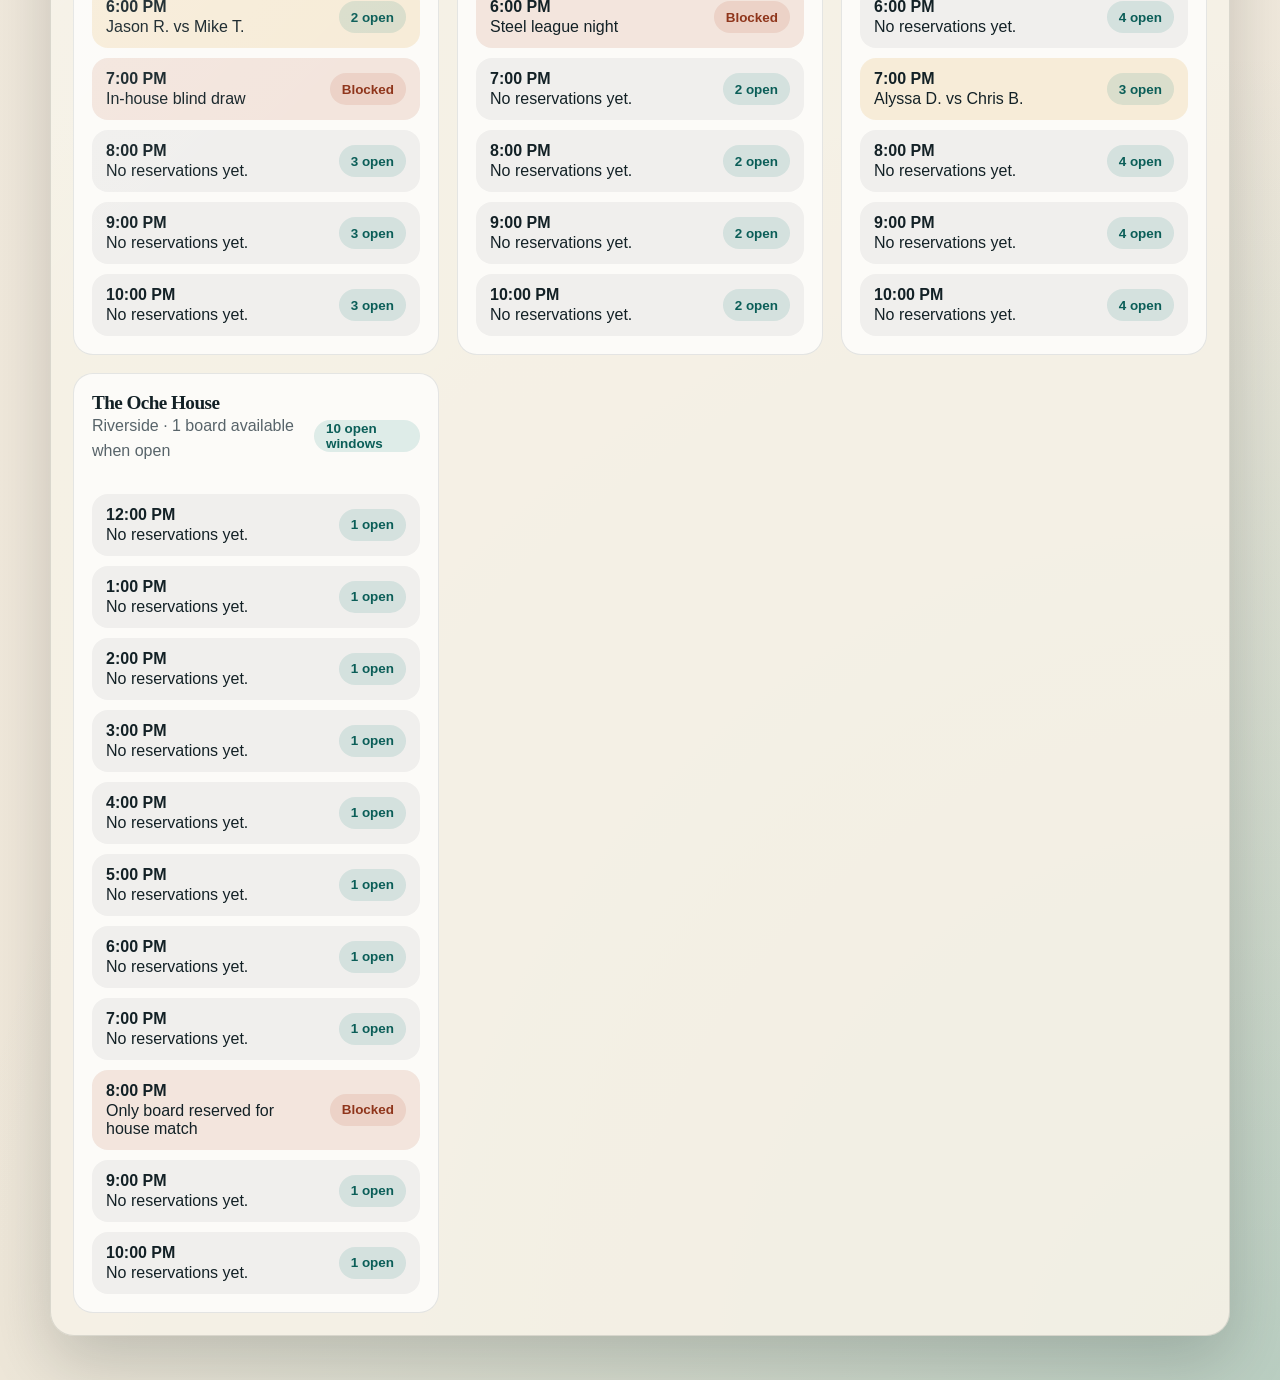
<file: scheduler.html>
<!DOCTYPE html>
<html lang="en">
<head>
  <meta charset="UTF-8">
  <meta name="viewport" content="width=device-width, initial-scale=1.0">
  <title>BoardFlow League Scheduler</title>
  <link rel="stylesheet" href="scheduler.css">
</head>
<body>
  <main class="page-shell">
    <p class="eyebrow"><a href="index.html">Home</a> / Board Scheduler</p>
    <section class="hero">
      <div class="hero-copy">
        <p class="eyebrow">Remote flex darts scheduling</p>
        <h1>One place to book boards across every bar in the league.</h1>
        <p class="hero-text">
          Built around a relegation-style darts system with Premier, Challenger, and feeder leagues.
          Bar owners set board counts and blocked times. Players claim open slots before they drive across town and wait in line.
        </p>
        <div class="hero-actions">
          <a class="button-link" href="#booking">Book a board</a>
          <a class="button-link secondary-link" href="#admin">Manage bars</a>
        </div>
      </div>

      <aside class="hero-card">
        <div class="stat-grid">
          <article>
            <strong>6</strong>
            <span>connected leagues</span>
          </article>
          <article>
            <strong>60</strong>
            <span>remote players at once</span>
          </article>
          <article>
            <strong>15</strong>
            <span>bars in rotation</span>
          </article>
          <article>
            <strong>0</strong>
            <span>guesswork bookings</span>
          </article>
        </div>
        <p class="hero-note">
          The problem this solves: four people showing up for one board while another location still has open lanes.
        </p>
      </aside>
    </section>

    <section class="feature-band">
      <article class="feature-tile">
        <h2>League structure stays intact</h2>
        <p>Premier and Challenger move players up and down while contender leagues feed the system. Scheduling stops being the weak link.</p>
      </article>
      <article class="feature-tile">
        <h2>Bars control availability</h2>
        <p>Each venue can set board count, post league-night blackouts, and show when in-house play makes boards unavailable.</p>
      </article>
      <article class="feature-tile">
        <h2>Players self-book fast</h2>
        <p>Pick a bar, see open windows, reserve a board, and add matchup notes so everyone knows where the remote match is happening.</p>
      </article>
    </section>

    <section class="league-strip" aria-labelledby="leagueModelTitle">
      <div class="section-heading">
        <p class="eyebrow">How it works</p>
        <h2 id="leagueModelTitle">Designed for promotion, relegation, and busy weeknight traffic.</h2>
      </div>
      <div class="league-flow">
        <article class="league-card premier">
          <span class="league-label">Premier League</span>
          <strong>10 players</strong>
          <p>Bottom three drop to Challenger.</p>
        </article>
        <article class="league-card challenger">
          <span class="league-label">Challenger League</span>
          <strong>10 players</strong>
          <p>Top three go up. Bottom three drop out.</p>
        </article>
        <article class="league-card contender">
          <span class="league-label">Contender Feeders</span>
          <strong>4 groups of 10</strong>
          <p>Feed the Challenger replacements.</p>
        </article>
      </div>
    </section>

    <section class="workspace-grid">
      <section class="panel control-panel" id="admin" aria-labelledby="adminTitle">
        <div class="section-heading compact">
          <p class="eyebrow">Admin setup</p>
          <h2 id="adminTitle">Venue and blackout manager</h2>
        </div>

        <form id="barForm" class="stack-form">
          <div class="field-grid">
            <label>
              Bar name
              <input id="barName" name="barName" type="text" placeholder="Bullseye Taproom" required>
            </label>
            <label>
              Area
              <input id="barArea" name="barArea" type="text" placeholder="Downtown" required>
            </label>
            <label>
              Boards
              <input id="boardCount" name="boardCount" type="number" min="1" max="12" value="2" required>
            </label>
          </div>
          <button type="submit">Add bar</button>
        </form>

        <form id="blackoutForm" class="stack-form subdued">
          <div class="field-grid">
            <label>
              Bar
              <select id="blackoutBar" name="blackoutBar"></select>
            </label>
            <label>
              Time block
              <select id="blackoutSlot" name="blackoutSlot"></select>
            </label>
            <label>
              Reason
              <input id="blackoutReason" name="blackoutReason" type="text" placeholder="In-house blind draw" required>
            </label>
          </div>
          <button type="submit" class="secondary">Block full venue</button>
        </form>

        <div id="adminMessage" class="flash-message" aria-live="polite"></div>
        <div id="barRoster" class="roster-grid"></div>
      </section>

      <section class="panel booking-panel" id="booking" aria-labelledby="bookingTitle">
        <div class="section-heading compact">
          <p class="eyebrow">Player booking</p>
          <h2 id="bookingTitle">Reserve a board before match time</h2>
        </div>

        <form id="bookingForm" class="stack-form">
          <div class="field-grid">
            <label>
              Player name
              <input id="playerName" name="playerName" type="text" placeholder="Chris M." required>
            </label>
            <label>
              League
              <select id="leagueSelect" name="leagueSelect">
                <option>Premier</option>
                <option>Challenger</option>
                <option>Contender North</option>
                <option>Contender South</option>
                <option>Contender East</option>
                <option>Contender West</option>
              </select>
            </label>
            <label>
              Opponent
              <input id="opponentName" name="opponentName" type="text" placeholder="Dana K." required>
            </label>
            <label>
              Bar
              <select id="bookingBar" name="bookingBar"></select>
            </label>
            <label>
              Time
              <select id="bookingSlot" name="bookingSlot"></select>
            </label>
            <label>
              Duration
              <select id="bookingLength" name="bookingLength">
                <option value="1">1 hour</option>
                <option value="2" selected>2 hours</option>
              </select>
            </label>
          </div>
          <label>
            Match notes
            <textarea id="bookingNotes" name="bookingNotes" rows="3" placeholder="Remote flex match, first to 7, home setup confirmed."></textarea>
          </label>
          <button type="submit">Reserve board</button>
        </form>

        <div id="bookingMessage" class="flash-message" aria-live="polite"></div>

        <div class="queue-shell">
          <div class="queue-heading">
            <h3>Upcoming reservations</h3>
            <button id="clearBookings" type="button" class="secondary">Clear demo bookings</button>
          </div>
          <div id="bookingList" class="booking-list"></div>
        </div>
      </section>
    </section>

    <section class="panel availability-panel" aria-labelledby="availabilityTitle">
      <div class="section-heading compact">
        <p class="eyebrow">Live view</p>
        <h2 id="availabilityTitle">Board availability by bar</h2>
      </div>
      <div id="availabilityGrid" class="availability-grid"></div>
    </section>
  </main>

  <script src="scheduler.js"></script>
</body>
</html>
</file>
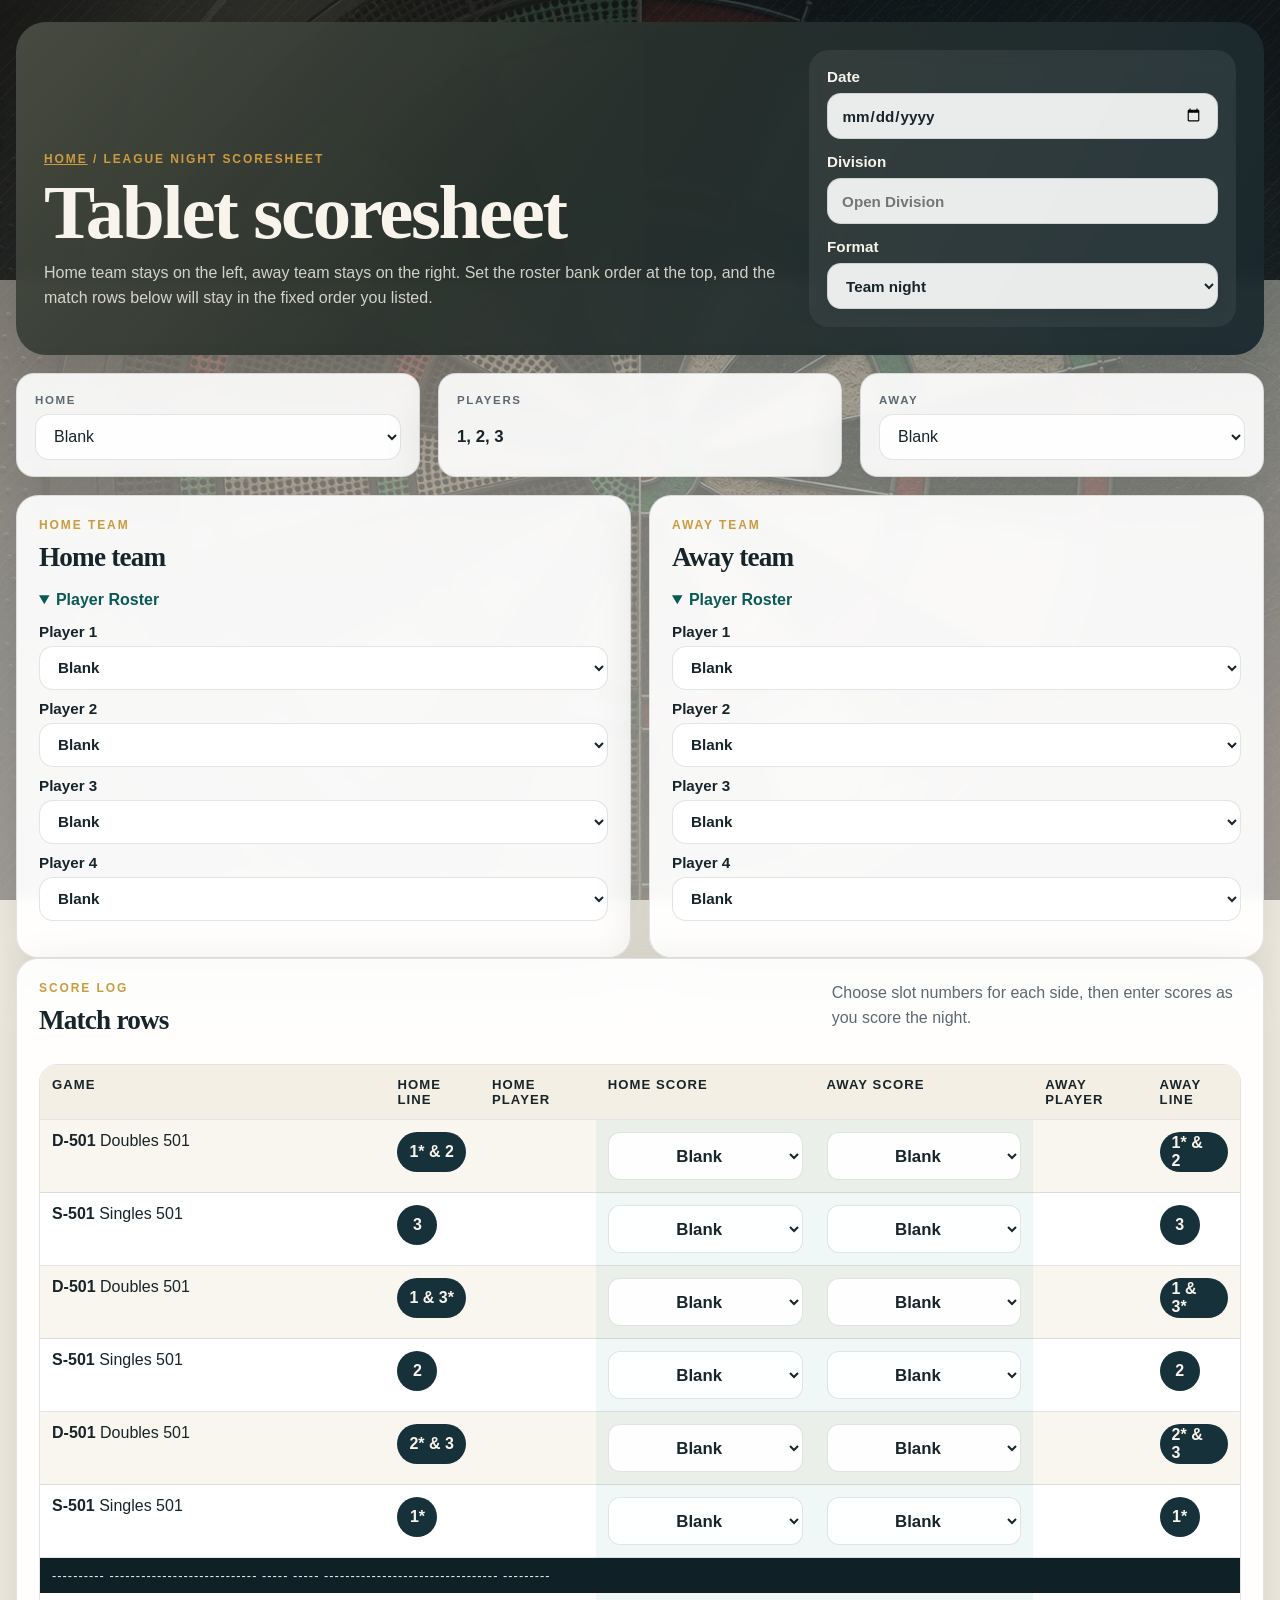
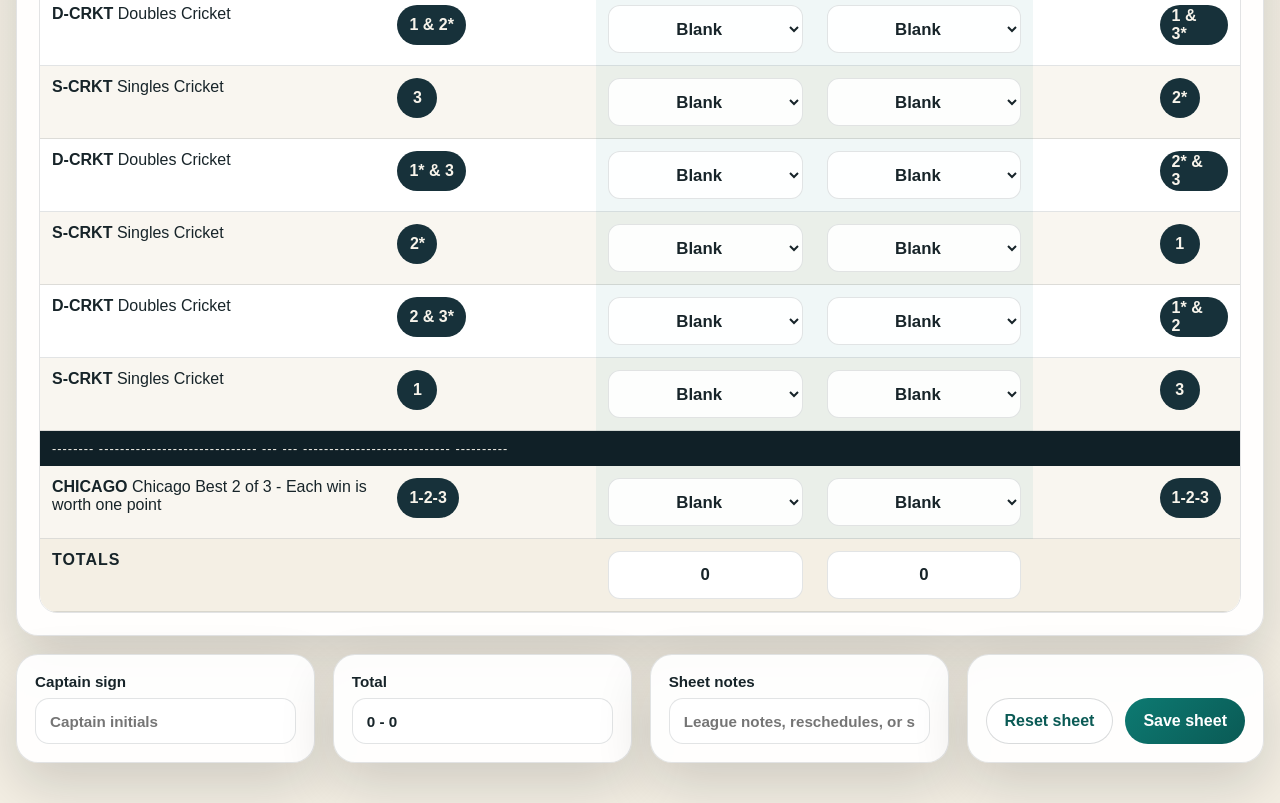
<file: scoresheet.html>
<!DOCTYPE html>
<html lang="en">
<head>
  <meta charset="UTF-8">
  <meta name="viewport" content="width=device-width, initial-scale=1.0">
  <title>DOC Tablet Scoresheet</title>
  <link rel="stylesheet" href="scoresheet.css?v=15">
</head>
<body>
  <main class="page-shell">
    <header class="hero">
      <div class="hero-copy">
        <p class="eyebrow"><a href="index.html">Home</a> / League night scoresheet</p>
        <h1>Tablet scoresheet</h1>
        <p class="lead">
          Home team stays on the left, away team stays on the right. Set the roster bank order at the top, and the match rows below will stay in the fixed order you listed.
        </p>
      </div>

      <div class="hero-meta numbered-box" data-box-number="1">
        <span class="box-number">1</span>
        <label>
          Date
          <input id="matchDate" type="date">
        </label>
        <label>
          Division
          <input id="division" type="text" placeholder="Open Division">
        </label>
        <label>
          Format
          <select id="matchFormat">
            <option value="team">Team night</option>
            <option value="league">League night</option>
            <option value="matchplay">Match play</option>
          </select>
        </label>
      </div>
    </header>

    <section class="match-strip">
      <div class="match-chip numbered-box" data-box-number="2">
        <span class="box-number">2</span>
        <span>Home</span>
        <select id="homeTeamSelect"></select>
      </div>
      <div class="match-chip numbered-box" data-box-number="3">
        <span class="box-number">3</span>
        <span>Players</span>
        <strong>1, 2, 3</strong>
      </div>
      <div class="match-chip numbered-box" data-box-number="4">
        <span class="box-number">4</span>
        <span>Away</span>
        <select id="awayTeamSelect"></select>
      </div>
    </section>

    <section class="team-grid" aria-label="Team rosters">
      <article class="team-panel numbered-box" data-side="home" data-box-number="5">
        <span class="box-number">5</span>
        <div class="panel-heading">
          <div>
            <p class="eyebrow">Home team</p>
            <h2></h2>
          </div>
        </div>

        <details class="roster-editor" open>
          <summary>Player Roster</summary>
          <div class="roster-bank" id="homeRosterBank"></div>
        </details>
      </article>

      <article class="team-panel numbered-box" data-side="away" data-box-number="6">
        <span class="box-number">6</span>
        <div class="panel-heading">
          <div>
            <p class="eyebrow">Away team</p>
            <h2></h2>
          </div>
        </div>

        <details class="roster-editor" open>
          <summary>Player Roster</summary>
          <div class="roster-bank" id="awayRosterBank"></div>
        </details>
      </article>
    </section>

    <section class="ledger-panel numbered-box" data-box-number="7">
      <span class="box-number">7</span>
      <div class="panel-heading">
        <div>
          <p class="eyebrow">Score log</p>
          <h2>Match rows</h2>
        </div>
        <p class="panel-note">
          Choose slot numbers for each side, then enter scores as you score the night.
        </p>
      </div>

      <div class="ledger-table-wrap">
        <table class="ledger-table">
          <thead>
            <tr>
              <th>Game</th>
              <th>Home line</th>
              <th>Home player</th>
              <th>Home score</th>
              <th>Away score</th>
              <th>Away player</th>
              <th>Away line</th>
            </tr>
          </thead>
          <tbody id="ledgerBody"></tbody>
          <tfoot>
            <tr>
              <td colspan="3">Totals</td>
              <td class="ledger-field total-score-cell">
                <input id="homeScoreTotal" class="ledger-input" type="text" value="0" readonly>
              </td>
              <td class="ledger-field total-score-cell">
                <input id="awayScoreTotal" class="ledger-input" type="text" value="0" readonly>
              </td>
              <td colspan="2"></td>
            </tr>
          </tfoot>
        </table>
      </div>
    </section>

    <section class="footer-grid">
      <label class="numbered-box" data-box-number="8">
        <span class="box-number">8</span>
        Captain sign
        <input id="captainSign" type="text" placeholder="Captain initials">
      </label>
      <label class="numbered-box" data-box-number="9">
        <span class="box-number">9</span>
        Total
        <input id="matchTotal" type="text" placeholder="Auto total" readonly>
      </label>
      <label class="numbered-box" data-box-number="10">
        <span class="box-number">10</span>
        Sheet notes
        <input id="sheetNotes" type="text" placeholder="League notes, reschedules, or substitutions">
      </label>
      <div class="footer-actions numbered-box" data-box-number="11">
        <span class="box-number">11</span>
        <button id="resetSheet" type="button" class="secondary">Reset sheet</button>
        <button id="saveSheet" type="button">Save sheet</button>
      </div>
    </section>
  </main>

  <script src="scoresheet.runtime.js?v=13"></script>
</body>
</html>
</file>
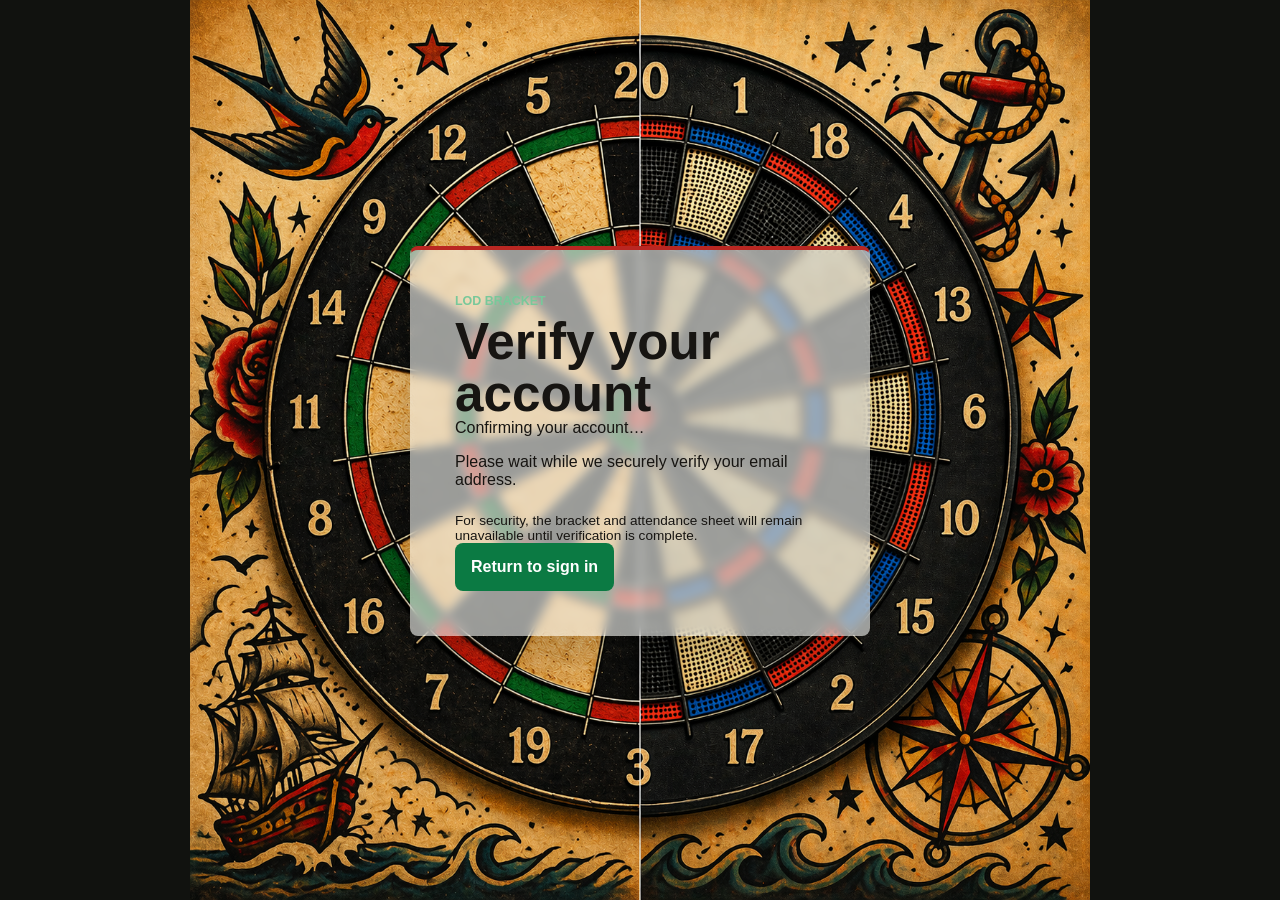
<file: verify.html>
<!DOCTYPE html>
<html lang="en">
<head>
  <meta charset="UTF-8">
  <meta name="viewport" content="width=device-width, initial-scale=1.0">
  <title>Verify your account</title>
  <link rel="stylesheet" href="bracket.css?v=interactive-tools-190">
  <link rel="stylesheet" href="login.css?v=2">
</head>
<body>
  <img class="page-background" src="assets/background.png?v=5" alt="" aria-hidden="true">
  <main class="login-shell">
    <section class="panel login-card" aria-labelledby="verifyTitle">
      <p class="eyebrow">LOD Bracket</p>
      <h1 id="verifyTitle">Verify your account</h1>
      <p id="verifyMessage" class="login-intro">Confirming your account…</p>
      <p id="verifyCallout" class="verification-callout">Please wait while we securely verify your email address.</p>
      <p class="login-note">For security, the bracket and attendance sheet will remain unavailable until verification is complete.</p>
      <a id="verifyLogin" class="button-link" href="login.html" hidden>Return to sign in</a>
    </section>
  </main>
  <script>
    const params = new URLSearchParams(window.location.search);
    const token = params.get("token");
    const username = params.get("username");
    const message = document.querySelector("#verifyMessage");
    const callout = document.querySelector("#verifyCallout");
    const login = document.querySelector("#verifyLogin");
    const apiBaseUrl = "https://lod-bracket-api.lod-bracket.workers.dev";

    if (token) {
      fetch(`${apiBaseUrl}/api/auth/verify`, {
        method: "POST",
        headers: { "content-type": "application/json" },
        body: JSON.stringify({ token }),
      })
        .then(async (response) => {
          const result = await response.json().catch(() => ({}));
          if (!response.ok || !result.verified) {
            throw new Error(result.error || "This verification link is invalid or expired.");
          }
          message.textContent = "Your account is verified.";
          callout.textContent = "You can now sign in and open your attendance sheet.";
          login.hidden = false;
        })
        .catch((error) => {
          message.textContent = "We could not verify your account.";
          callout.textContent = error.message;
        });
    } else if (username) {
      const email = params.get("email");
      message.textContent = email
        ? `A confirmation message was sent to ${email}.`
        : `Check the email address used for ${username}.`;
      callout.textContent = "Open the confirmation link in that email to finish verification.";
    }
  </script>
</body>
</html>
</file>
<file: bracket.css>
:root {
  --bg: #1a1b18;
  --panel: rgba(241, 242, 239, 0.62);
  --ink: #171512;
  --muted: #171512;
  --line: rgba(212, 201, 180, 0.05);
  --primary: #0b7a43;
  --primary-dark: #064f2b;
  --dart-red: #b92722;
  --dart-red-dark: #841914;
  --dart-black: #151512;
  --wire: #b9b4aa;
  --bracket-line: rgba(0, 0, 0, 0.82);
  --blue-panel: rgba(241, 242, 239, 0.62);
  --blue-surface: rgba(241, 242, 239, 0.62);
  --blue-surface-strong: rgba(241, 242, 239, 0.62);
  --soft: rgba(241, 242, 239, 0.62);
  --warn: #fff7e6;
  --warn-text: #704c00;
  --loss: #fae4de;
  --loss-text: #8f1f19;
  --shadow: 0 18px 48px rgba(0, 0, 0, 0.22);
}

* {
  box-sizing: border-box;
}

body {
  margin: 0;
  min-height: 100vh;
  font-family: Arial, Helvetica, sans-serif;
  color: var(--ink);
  background-color: #11120f;
  overflow-x: clip;
}

body > * {
  position: relative;
  z-index: 1;
}

.page-background {
  position: fixed;
  inset: 0;
  width: 100vw;
  height: 100vh;
  object-fit: contain;
  object-position: center top;
  z-index: 0;
  pointer-events: none;
  user-select: none;
  opacity: 0.98;
}

button,
input,
textarea {
  font: inherit;
}

.input-action-group {
  display: flex;
  align-items: stretch;
  gap: 8px;
}

.input-action-group input {
  min-width: 0;
}

.input-action-group button {
  flex: 0 0 auto;
  min-height: 48px;
  padding: 0 14px;
}

.attendance-code-generator {
  display: grid;
  gap: 10px;
}

.attendance-code-generator button {
  justify-self: start;
}

.attendance-code-generator input {
  letter-spacing: 0.08em;
  font-weight: 900;
}

button {
  min-height: 48px;
  border: 0;
  border-radius: 8px;
  padding: 0 16px;
  background: var(--primary);
  color: #ffffff;
  font-weight: 900;
  cursor: pointer;
}

button:disabled {
  cursor: not-allowed;
  opacity: 0.45;
}

button.secondary {
  border: 1px solid var(--line);
  background: var(--blue-surface-strong);
  color: var(--primary-dark);
}

a.secondary {
  display: inline-flex;
  align-items: center;
  justify-content: center;
  min-height: 48px;
  border: 1px solid var(--line);
  border-radius: 8px;
  padding: 0 16px;
  background: var(--blue-surface-strong);
  color: var(--primary-dark);
  font-weight: 900;
  text-decoration: none;
}

.attendance-root-status {
  margin: 0 0 12px;
  color: var(--muted);
  font-size: 0.92rem;
}

button.danger {
  border: 1px solid rgba(185, 39, 34, 0.36);
  background: var(--loss);
  color: var(--loss-text);
}

button.player-button {
  width: 100%;
  min-height: 50px;
  border: 1px solid var(--line);
  background: var(--blue-surface-strong);
  color: var(--ink);
  font-size: 1rem;
  text-align: left;
  font-weight: 800;
  line-height: 1.25;
}

button.player-button.winner {
  border-color: rgba(11, 122, 67, 0.45);
  background: var(--soft);
  color: var(--primary-dark);
}

button.player-button.loser {
  border-color: rgba(185, 39, 34, 0.3);
  background: var(--loss);
  color: var(--loss-text);
  text-decoration: line-through;
}

button.player-button.bye {
  color: var(--muted);
  font-style: italic;
}

button:focus-visible,
input:focus,
textarea:focus {
  outline: 3px solid rgba(11, 122, 67, 0.28);
  outline-offset: 2px;
}

.password-modal {
  position: fixed;
  inset: 0;
  z-index: 4000;
  display: none;
  place-items: center;
  width: 100vw;
  height: 100vh;
  margin: 0;
  border: 0;
  padding: 20px;
  background: transparent;
  max-width: none;
  max-height: none;
}

.password-modal[open] {
  display: grid;
}

.password-modal::backdrop {
  background: rgba(10, 10, 9, 0.62);
  backdrop-filter: blur(6px);
}

.password-modal-card {
  width: min(100%, 420px);
  border: 1px solid rgba(18, 18, 18, 0.16);
  border-radius: 14px;
  background: #fdfcf8;
  box-shadow: 0 26px 70px rgba(0, 0, 0, 0.32);
  padding: 18px;
}

.password-modal-card h2 {
  margin: 0 0 8px;
  color: var(--primary-dark);
  font-size: 1.1rem;
}

.password-modal-card p {
  margin: 0 0 14px;
  color: var(--muted);
  line-height: 1.45;
}

.password-modal-field {
  display: grid;
  gap: 7px;
  color: var(--ink);
  font-weight: 800;
}

.password-modal-field input {
  min-height: 46px;
  border: 1px solid rgba(18, 18, 18, 0.16);
  border-radius: 8px;
  padding: 0 12px;
  background: #fff;
}

.password-modal-actions {
  display: flex;
  justify-content: flex-end;
  gap: 10px;
  margin-top: 16px;
}

.app {
  width: 100%;
  margin: 0;
  padding: 18px clamp(16px, 2vw, 32px);
}

.topbar {
  display: grid;
  grid-template-columns: 1fr auto 1fr;
  gap: 16px;
  align-items: flex-start;
  margin-bottom: 18px;
  color: #fffaf0;
}

.topbar > div:first-child {
  grid-column: 1;
}

.topbar-actions {
  grid-column: 2;
  justify-self: center;
  justify-content: center;
  width: max-content;
}

.qr-panel {
  display: grid;
  grid-template-columns: 1fr;
  gap: 12px;
  justify-items: start;
  align-items: start;
  width: 100%;
  justify-self: stretch;
  max-width: 100%;
  margin: 0;
  border: 1px solid var(--line);
  border-radius: 8px;
  background: var(--blue-panel);
  box-shadow: var(--shadow);
  backdrop-filter: blur(5px);
  padding: 12px 14px;
}

.qr-copy {
  display: grid;
  gap: 6px;
  text-align: left;
  justify-items: start;
  min-width: 0;
  width: 100%;
}

.qr-copy h2 {
  margin: 0;
  font-size: 1.05rem;
}

.qr-copy p {
  margin: 0;
  color: var(--muted);
  line-height: 1.45;
}

.qr-code {
  display: block;
  width: min(300px, 100%);
  aspect-ratio: 1;
  height: auto;
  border-radius: 0;
  background: transparent;
  padding: 0;
  justify-self: start;
  min-width: 0;
}

.qr-actions {
  display: grid;
  justify-items: stretch;
  align-content: start;
  gap: 8px;
  width: 100%;
  max-width: 300px;
  min-width: 0;
  justify-self: stretch;
}

.qr-actions > * {
  width: 100%;
}

.qr-actions button.secondary,
.qr-actions .lod-code-text,
.qr-actions input {
  min-height: 38px;
  padding-top: 8px;
  padding-bottom: 8px;
}

.portal-notice-field {
  display: grid;
  gap: 6px;
  color: #fffaf0;
  font-size: 0.82rem;
  font-weight: 900;
  letter-spacing: 0.08em;
  text-transform: uppercase;
}

.portal-notice-panel {
  display: grid;
  gap: 8px;
  width: 100%;
  min-width: 0;
}

.portal-auto-notice-panel {
  display: grid;
  gap: 8px;
  width: 100%;
  min-width: 0;
  margin-top: 6px;
  padding-top: 12px;
  border-top: 1px solid rgba(255, 250, 240, 0.16);
}

.portal-bullshoot-notice-panel {
  display: grid;
  gap: 8px;
  width: 100%;
  min-width: 0;
  margin-top: 6px;
  padding-top: 12px;
  border-top: 1px solid rgba(255, 250, 240, 0.16);
}

.portal-support-notice-panel {
  display: grid;
  gap: 8px;
  width: 100%;
  min-width: 0;
  margin-top: 6px;
  padding-top: 12px;
  border-top: 1px solid rgba(255, 250, 240, 0.16);
}

.portal-auto-notice-panel h3 {
  margin: 0;
  color: var(--ink);
  font-size: 1rem;
}

.portal-support-notice-panel h3 {
  margin: 0;
  color: var(--ink);
  font-size: 1rem;
}

.portal-bullshoot-notice-panel h3 {
  margin: 0;
  color: var(--ink);
  font-size: 1rem;
}

.portal-auto-notice-panel .portal-notice-field,
.portal-support-notice-panel .portal-notice-field,
.portal-bullshoot-notice-panel .portal-notice-field {
  color: var(--ink);
}

#portalAutoNoticeInput,
#portalSupportNoticeInput,
#portalBullshootNoticeInput {
  color: var(--ink);
  caret-color: var(--ink);
}

#portalAutoNoticeInput::placeholder,
#portalSupportNoticeInput::placeholder,
#portalBullshootNoticeInput::placeholder {
  color: rgba(71, 79, 69, 0.6);
}

.portal-notice-actions {
  display: flex;
  flex-wrap: wrap;
  gap: 10px;
  align-items: center;
}

.portal-notice-status {
  margin: 0;
  color: var(--muted);
  font-size: 0.92rem;
  line-height: 1.35;
  min-height: 1.35em;
}

.portal-notice-field textarea {
  min-height: 64px;
  resize: vertical;
}

.portal-notice-display {
  min-height: 64px;
  border: 1px solid var(--line);
  border-radius: 8px;
  background: var(--blue-panel);
  color: var(--ink);
  padding: 12px 14px;
  white-space: pre-line;
  line-height: 1.35;
  overflow: auto;
}

.portal-message-log {
  display: grid;
  gap: 8px;
  min-width: 0;
  border: 1px solid var(--line);
  border-radius: 8px;
  background: rgba(255, 255, 255, 0.72);
  padding: 10px 12px;
  max-height: 240px;
  overflow: auto;
}

.portal-message-log.empty {
  color: var(--muted);
  font-size: 0.92rem;
}

.portal-message-entry {
  display: grid;
  gap: 4px;
  padding: 8px 10px;
  border-radius: 6px;
  background: rgba(224, 231, 221, 0.5);
  border: 1px solid rgba(71, 79, 69, 0.12);
}

.portal-message-entry.admin {
  background: rgba(222, 231, 219, 0.7);
}

.portal-message-entry.assistant {
  background: rgba(214, 226, 240, 0.7);
}

.portal-message-meta {
  display: flex;
  flex-wrap: wrap;
  gap: 8px;
  justify-content: space-between;
  color: var(--ink);
  font-size: 0.88rem;
  font-weight: 800;
}

.portal-message-meta span {
  color: var(--muted);
  font-weight: 700;
}

.portal-message-body {
  color: var(--ink);
  line-height: 1.35;
  white-space: pre-line;
}

.portal-notice-display .winner-line {
  color: #0b7a43;
  font-weight: 900;
}

.lod-registry-panel {
  display: grid;
  gap: 10px;
  width: 100%;
  min-width: 0;
  margin: 0;
  border: 1px solid var(--line);
  border-radius: 8px;
  background: var(--blue-panel);
  box-shadow: var(--shadow);
  padding: 12px 14px;
}

.lod-registry-list {
  display: grid;
  gap: 12px;
}

.lod-registry-meta,
.lod-registry-empty {
  display: grid;
  gap: 4px;
}

.lod-registry-meta strong,
.lod-registry-empty strong {
  color: var(--ink);
  font-size: 0.95rem;
  font-weight: 900;
}

.lod-registry-meta span,
.lod-registry-empty span {
  color: var(--muted);
  font-size: 0.82rem;
  font-weight: 800;
}

.lod-registry-codes {
  display: flex;
  flex-wrap: wrap;
  gap: 8px;
}

.lod-registry-codes code,
.lod-registry-codes button {
  display: inline-flex;
  align-items: center;
  min-height: 34px;
  border: 1px solid var(--line);
  border-radius: 8px;
  background: var(--blue-surface-strong);
  color: var(--primary-dark);
  padding: 0 10px;
  font-family: "Courier New", Courier, monospace;
  font-size: 0.92rem;
  font-weight: 900;
}

.lod-registry-codes button {
  cursor: pointer;
}

.lod-registry-codes button:hover {
  filter: brightness(1.03);
}

.lod-code-text {
  font-size: 0.95rem;
  font-weight: 900;
  letter-spacing: 0;
  color: var(--primary-dark);
  background: rgba(255, 255, 255, 0.6);
  border: 1px solid var(--line);
  border-radius: 8px;
  padding: 10px 14px;
  min-width: 160px;
  text-align: center;
}

.landing-panel {
  display: flex;
  justify-content: space-between;
  gap: 18px;
  align-items: center;
  width: min(100%, 720px);
  margin: 9vh auto 0;
  border: 1px solid var(--line);
  border-radius: 8px;
  background: var(--blue-panel);
  box-shadow: var(--shadow);
  backdrop-filter: blur(5px);
  padding: 20px;
}

.landing-copy {
  display: grid;
  gap: 8px;
  max-width: 420px;
}

.landing-copy h1 {
  margin: 0;
  font-size: clamp(1.8rem, 6vw, 2.8rem);
}

.landing-note {
  margin: 0;
  color: var(--muted);
  line-height: 1.45;
}

.landing-qr {
  display: block;
  width: 256px;
  height: 256px;
  border-radius: 8px;
  background: var(--blue-panel);
  padding: 10px;
}

.topbar-actions {
  display: flex;
  flex-wrap: wrap;
  gap: 10px;
  justify-content: center;
}

.assistant-admin-status {
  display: inline-flex;
  align-items: center;
  min-height: 48px;
  padding: 0 14px;
  border-radius: 999px;
  border: 1px solid rgba(11, 122, 67, 0.28);
  background: rgba(229, 244, 234, 0.92);
  color: #0b7a43;
  font-size: 0.82rem;
  font-weight: 900;
  letter-spacing: 0.06em;
  text-transform: uppercase;
  white-space: nowrap;
}

.lod-link-group {
  display: flex;
  flex-wrap: wrap;
  gap: 10px;
  justify-content: center;
  align-items: center;
}

.eyebrow {
  margin: 0 0 8px;
  color: #78c89a;
  font-size: 0.78rem;
  font-weight: 900;
  text-transform: uppercase;
}

h1,
h2,
p {
  margin-top: 0;
}

h1 {
  margin-bottom: 0;
  font-size: clamp(1.9rem, 8vw, 3.2rem);
  line-height: 1;
}

h2 {
  margin-bottom: 6px;
  font-size: 1.25rem;
}

.panel,
.bracket-shell {
  margin-bottom: 18px;
  border: 1px solid var(--line);
  border-radius: 8px;
  background: var(--blue-panel);
  box-shadow: var(--shadow);
  backdrop-filter: blur(5px);
  padding: clamp(16px, 4vw, 24px);
}

.bracket-shell {
  border-top: 4px solid var(--primary);
  padding: clamp(12px, 2.8vw, 18px);
}

.panel {
  border-top: 4px solid var(--dart-red);
}

.panel-title,
.bracket-heading {
  display: flex;
  justify-content: space-between;
  gap: 14px;
  align-items: flex-start;
  margin-bottom: 16px;
}

.panel-title p {
  margin-bottom: 0;
  color: var(--muted);
  line-height: 1.45;
}

.step-label {
  margin: 0 0 4px;
  color: var(--primary-dark);
  font-size: 0.72rem;
  font-weight: 900;
  letter-spacing: 0.08em;
  text-transform: uppercase;
}

.tools-title {
  margin: 0;
  color: #fffaf0;
  font-size: 1.15rem;
}

.panel.tool-panel {
  padding: 0;
  overflow: hidden;
}

.tool-panel > summary {
  display: flex;
  align-items: center;
  justify-content: space-between;
  min-height: 50px;
  padding: 0 14px;
  color: var(--ink);
  cursor: pointer;
  font-size: 1rem;
  font-weight: 900;
  list-style: none;
}

.tool-panel > summary::-webkit-details-marker {
  display: none;
}

.tool-panel > summary::after {
  content: "+";
  color: var(--primary-dark);
  font-size: 1.35rem;
  line-height: 1;
}

.tool-panel[open] > summary {
  border-bottom: 1px solid var(--line);
}

.tool-panel[open] > summary::after {
  content: "-";
}

.tool-body {
  padding: clamp(10px, 2vw, 16px);
}

.top-workspace {
  display: grid;
  gap: 14px;
  align-items: start;
  margin-bottom: 10px;
  width: 100%;
  max-width: 100%;
  min-width: 0;
}

.access-denied-panel {
  margin: 0 0 18px;
  padding: clamp(18px, 3vw, 28px);
  border: 2px solid var(--dart-red);
  border-radius: 12px;
  background: rgba(255, 247, 230, 0.96);
  color: var(--ink);
  box-shadow: var(--shadow);
}

.access-denied-panel h2,
.access-denied-panel p {
  margin-top: 0;
}

.access-denied-panel p:last-of-type {
  margin-bottom: 16px;
}

body.organizer-access-denied .topbar-actions > * {
  display: none;
}

body.organizer-access-denied .top-workspace,
body.organizer-access-denied .bracket-workspace,
body.organizer-access-denied .backups-panel {
  display: none;
}

.setup-stack {
  display: grid;
  gap: 14px;
  min-width: 0;
}

.setup-stack .panel,
.top-side-stack {
  display: grid;
  gap: 14px;
  min-width: 0;
}

.code-console {
  max-height: 360px;
  overflow: auto;
  margin: 14px 0 0;
  padding: 12px;
  border: 1px solid #263238;
  border-radius: 8px;
  background: #111820;
  color: #b8f7c1;
  font: 0.78rem/1.45 ui-monospace, SFMono-Regular, Consolas, monospace;
  white-space: pre-wrap;
}

.top-workspace .out-shot-panel,
.top-side-stack .panel {
  margin-bottom: 0;
}

.bracket-workspace {
  display: grid;
  gap: 18px;
  align-items: start;
  margin-bottom: 10px;
  width: 100%;
  max-width: 100%;
  min-width: 0;
}

.bracket-workspace .bracket-shell,
.bracket-workspace .out-shot-panel,
.bracket-workspace .highest-out-card,
.bracket-workspace .mystery-out-card {
  margin-bottom: 0;
}

.bracket-side-stack {
  display: grid;
  gap: 18px;
}

.redraw-warning {
  margin-bottom: 14px;
  border: 1px solid #e3b44a;
  border-radius: 8px;
  background: var(--warn);
  color: var(--warn-text);
  padding: 12px;
  font-weight: 900;
  line-height: 1.35;
}

.setup-grid {
  display: grid;
  gap: 12px;
}

.setup-date-row {
  display: flex;
  gap: 12px;
  align-items: end;
}

.setup-date-row label {
  flex: 1 1 auto;
}

.setup-date-row button {
  flex: 0 0 auto;
  min-width: 160px;
}

.setup-full-span {
  grid-column: 1 / -1;
}

label {
  display: grid;
  gap: 7px;
  font-weight: 800;
}

input,
textarea,
select {
  width: 100%;
  border: 1px solid var(--line);
  border-radius: 8px;
  background: var(--blue-surface-strong);
  color: var(--ink);
  padding: 12px;
}

input,
select {
  min-height: 48px;
}

#eventType,
#eventType option {
  font-weight: 900;
}

textarea {
  min-height: 160px;
  resize: vertical;
  line-height: 1.45;
}

.player-list-label {
  margin-top: 14px;
}

.team-draw-warning {
  display: block;
  border: 2px solid #d59600;
  border-radius: 8px;
  background: var(--warn);
  color: var(--warn-text);
  padding: 14px;
  font-size: clamp(1.15rem, 4vw, 1.7rem);
  font-weight: 900;
  line-height: 1.25;
  text-align: center;
}

.name-editor {
  margin-top: 16px;
  border: 1px solid var(--line);
  border-radius: 8px;
  background: var(--blue-surface);
  padding: 14px;
}

.name-editor-title {
  display: flex;
  justify-content: space-between;
  gap: 12px;
  align-items: center;
  margin-bottom: 12px;
}

.name-editor-actions {
  display: flex;
  flex-wrap: wrap;
  gap: 10px;
  justify-content: flex-end;
}

.name-editor-title h3 {
  margin: 0;
  font-size: 1rem;
}

.name-editor-title button {
  min-height: 40px;
}

.name-list {
  display: grid;
  gap: 9px;
  max-height: 340px;
  overflow: auto;
  padding-right: 4px;
}

.name-row {
  display: grid;
  grid-template-columns: 42px 1fr;
  gap: 9px;
  align-items: center;
}

.name-row span {
  display: grid;
  place-items: center;
  min-height: 42px;
  border: 1px solid var(--line);
  border-radius: 8px;
  background: var(--soft);
  color: var(--primary-dark);
  font-weight: 900;
}

.name-row input {
  min-height: 42px;
}

.empty-names {
  margin: 0;
  color: var(--muted);
}

.actions {
  display: grid;
  gap: 10px;
  margin-top: 14px;
}

.single-action {
  grid-template-columns: 1fr;
}

.message {
  min-height: 22px;
  margin: 12px 0 0;
  color: var(--warn-text);
  font-weight: 800;
}

.groups {
  display: grid;
  gap: 12px;
  margin-top: 14px;
}

.groups.empty,
.bracket.empty {
  border-radius: 8px;
  background: var(--soft);
  color: var(--muted);
  padding: 16px;
  text-align: center;
}

.group-card {
  border: 1px solid var(--line);
  border-radius: 8px;
  background: var(--blue-surface);
  padding: 14px;
}

.group-card h3 {
  margin: 0 0 10px;
  font-size: 1rem;
}

.team-members {
  margin: 0;
  color: var(--ink);
  font-size: 1.15rem;
  font-weight: 900;
  line-height: 1.4;
}

.champion {
  flex: 0 0 auto;
  border-radius: 999px;
  background: var(--dart-black);
  color: #fffaf0;
  padding: 8px 12px;
  font-weight: 900;
}

.bracket {
  display: grid;
  gap: 14px;
}

.bracket-section {
  min-width: 0;
  border: 1px solid rgba(18, 18, 18, 0.14);
  border-radius: 4px;
  background: rgba(255, 255, 255, 0.92);
  padding: 10px;
}

.bracket-section h3 {
  margin: 0 0 6px;
  color: #111;
  font-size: 1rem;
  letter-spacing: 0.04em;
  text-transform: uppercase;
}

.rounds {
  display: grid;
  grid-auto-flow: column;
  grid-auto-columns: 290px;
  gap: 26px;
  overflow-x: auto;
  padding: 4px 12px 8px 0;
  align-items: start;
}

.round {
  position: relative;
  display: grid;
  align-content: start;
  gap: 12px;
  padding-top: 4px;
}

.round:nth-of-type(2) {
  padding-top: 24px;
}

.round:nth-of-type(3) {
  padding-top: 66px;
}

.round:nth-of-type(4) {
  padding-top: 118px;
}

.round:not(:last-child)::after {
  display: none;
}

.round-title {
  margin: 0 0 2px;
  border-bottom: 1px solid rgba(18, 18, 18, 0.16);
  color: #111;
  font-size: 0.86rem;
  font-weight: 800;
  padding-bottom: 7px;
  text-transform: uppercase;
}

.final-section .round {
  width: min(100%, 280px);
}

.final-layout {
  display: grid;
  grid-template-columns: minmax(0, 1fr) 260px;
  gap: 16px;
  align-items: start;
}

.final-match-block {
  display: grid;
  gap: 10px;
}

.final-match-block + .final-match-block {
  margin-top: 14px;
}

.champion-box {
  min-width: 0;
  border: 1px solid rgba(18, 18, 18, 0.18);
  border-radius: 4px;
  background: #ffffff;
  box-shadow: 0 4px 14px rgba(0, 0, 0, 0.08);
  padding: 14px;
}

.champion-box.winner {
  border-color: rgba(11, 122, 67, 0.72);
  background: #f7fcf8;
}

.champion-box.winner .champion-box-name,
.champion-box.winner .champion-box-title {
  color: var(--primary-dark);
}

.champion-box-title {
  margin: 0 0 10px;
  color: var(--primary-dark);
  font-size: 0.75rem;
  font-weight: 800;
  letter-spacing: 0.05em;
  text-transform: uppercase;
}

.champion-box-game {
  margin: -4px 0 12px;
  color: var(--muted);
  font-size: 0.9rem;
  font-weight: 900;
}

.champion-box-name {
  color: var(--ink);
  font-size: 1.2rem;
  font-weight: 800;
  line-height: 1.1;
  word-break: break-word;
}

.champion-box-note {
  margin: 10px 0 0;
  color: var(--muted);
  font-size: 0.84rem;
  font-weight: 800;
}

.match {
  position: relative;
  border: 1px solid rgba(18, 18, 18, 0.16);
  border-radius: 4px;
  background: #ffffff;
  box-shadow: 0 4px 14px rgba(0, 0, 0, 0.08);
  padding: 8px;
  margin-bottom: 4px;
}

.match::after {
  content: "";
  position: absolute;
  top: 50%;
  right: -28px;
  width: 28px;
  border-top: 2px solid rgba(18, 18, 18, 0.55);
  transform: translateY(-50%);
  pointer-events: none;
}

.round:last-child .match::after {
  display: none;
}

.match-advance {
  animation: match-advance 850ms ease-out;
}

.match-header {
  display: flex;
  justify-content: space-between;
  gap: 8px;
  align-items: center;
  margin-bottom: 8px;
}

.final-section .match-header,
.pdf-visual-section .match-header {
  position: relative;
  z-index: 2;
}

.board-assignment-select {
  min-width: 92px;
  min-height: 40px;
  border: 1px solid rgba(18, 18, 18, 0.16);
  border-radius: 4px;
  background: #ffffff;
  color: var(--ink);
  padding: 0 10px;
  font: inherit;
  font-weight: 900;
}

.match-tools {
  display: flex;
  flex-wrap: wrap;
  align-items: center;
  gap: 8px 12px;
  margin-bottom: 8px;
}

.board-assignment-field {
  display: inline-flex;
  align-items: center;
  gap: 8px;
  color: var(--muted);
  font-size: 0.76rem;
  font-weight: 900;
  text-transform: uppercase;
}

.match-title {
  margin: 0;
  color: #111;
  font-size: 0.82rem;
  font-weight: 800;
}

.match-meta {
  margin: -2px 0 8px;
  color: #555;
  font-size: 0.74rem;
  font-weight: 700;
  line-height: 1.3;
}

.pdf-visual-section {
  border: 1px solid rgba(18, 18, 18, 0.14);
  background: rgba(255, 255, 255, 0.96);
  overflow: hidden;
  padding: 12px;
}

.pdf-visual-heading {
  display: flex;
  justify-content: space-between;
  gap: 16px;
  align-items: start;
  border-bottom: 1px solid rgba(18, 18, 18, 0.16);
  background: #fff;
  margin-bottom: 0;
  padding: 10px 14px 8px;
  color: #111;
}

.pdf-visual-heading h3 {
  margin: 0 0 2px;
  color: #111;
  font-size: 1.08rem;
  letter-spacing: 0;
  text-transform: none;
}

.pdf-visual-heading p,
.pdf-visual-heading span {
  margin: 0;
  color: #222;
  font-size: 0.78rem;
  font-weight: 800;
}

.pdf-visual-scroll {
  border: 1px solid rgba(18, 18, 18, 0.16);
  border-top: 0;
  background: #fff;
  overflow-x: auto;
}

.pdf-visual-grid {
  display: grid;
  grid-template-rows: minmax(460px, auto) minmax(430px, auto) auto;
  gap: 0;
  min-width: max(100%, calc(var(--pdf-columns, 6) * 315px + 340px));
  background: #fff;
  color: #111;
  padding: 10px;
}

.pdf-visual-band {
  display: grid;
  gap: 10px;
  border: 0;
  border-radius: 0;
  background: transparent;
  padding: 0;
}

.winner-band {
  border-bottom: 1px solid rgba(18, 18, 18, 0.4);
  padding-bottom: 28px;
}

.loser-band {
  padding-top: 28px;
  padding-bottom: 24px;
}

.pdf-band-title {
  margin: 0;
  color: #111;
  font-size: 0.78rem;
  font-weight: 800;
  letter-spacing: 0;
  text-transform: none;
}

.pdf-visual-columns {
  display: grid;
  grid-auto-flow: column;
  grid-auto-columns: 290px;
  gap: 48px;
  align-items: stretch;
}

.pdf-visual-column {
  display: grid;
  align-content: start;
  gap: 14px;
  min-height: 260px;
}

.pdf-column-matches {
  display: grid;
  align-content: space-around;
  gap: clamp(28px, calc(220px / var(--match-count, 1)), 82px);
  min-height: max(290px, calc(var(--match-count, 1) * 132px));
}

.winner-column {
  padding-top: calc(var(--column-index, 0) * 34px);
}

.playin-align {
  transform: translateY(320px);
}

.loser-column {
  padding-top: calc(var(--column-index, 0) * 20px);
}

.pdf-visual-column.grey-column {
  border: 1px solid rgba(18, 18, 18, 0.14);
  background: #fafafa;
  padding-inline: 8px;
}

.pdf-visual-column.grey-column .round-title {
  color: #444;
}

.pdf-visual-section .round-title {
  color: #111;
  border-bottom-color: rgba(18, 18, 18, 0.16);
  font-size: 0.74rem;
}

.final-band .pdf-visual-columns {
  grid-auto-columns: 320px;
}

.final-band {
  border-top: 1px solid rgba(18, 18, 18, 0.4);
  padding-top: 12px;
}

.final-column {
  display: grid;
  gap: 18px;
  min-height: 0;
}

.pdf-visual-section .match {
  border: 1px solid rgba(18, 18, 18, 0.14);
  border-radius: 4px;
  background: #fff;
  box-shadow: 0 3px 10px rgba(0, 0, 0, 0.06);
  margin-bottom: 0;
  padding: 6px 7px;
}

.pdf-visual-section .match-header {
  min-height: 20px;
  margin-bottom: 6px;
}

.pdf-visual-section .match-title {
  color: #111;
  font-size: 0.62rem;
}

.pdf-visual-section .match-meta {
  display: none;
}

.pdf-visual-section .slots {
  gap: 0;
}

.pdf-visual-section button.player-button {
  position: relative;
  z-index: 1;
  min-height: 34px;
  border: 1px solid rgba(18, 18, 18, 0.14);
  border-radius: 4px;
  background: #fff;
  color: #111;
  padding: 0 8px;
  font-size: 0.78rem;
  opacity: 1;
  transition: background 120ms ease, color 120ms ease, border-color 120ms ease;
}

.pdf-visual-section button.player-button + button.player-button {
  margin-top: 6px;
}

.pdf-visual-section button.player-button:not(:disabled):hover,
.pdf-visual-section button.player-button:not(:disabled):focus-visible {
  border-color: rgba(11, 122, 67, 0.6);
  background: #f7fcf8;
  color: var(--primary-dark);
}

.pdf-visual-section button.player-button.winner {
  border: 2px solid rgba(11, 122, 67, 0.92);
  background: #eff8f1;
  box-shadow: inset 0 0 0 1px rgba(11, 122, 67, 0.14);
  color: var(--primary-dark);
}

.pdf-visual-section button.player-button.loser {
  border: 2px solid rgba(185, 39, 34, 0.9);
  background: #fbefec;
  box-shadow: inset 0 0 0 1px rgba(185, 39, 34, 0.14);
  color: var(--loss-text);
}

.pdf-visual-section .reset-match {
  min-height: 24px;
  border: 1px solid rgba(18, 18, 18, 0.14);
  border-radius: 4px;
  background: #fff;
  color: #111;
  padding: 0 7px;
  font-size: 0.68rem;
}

.pdf-visual-section .match::after {
  right: -18px;
  width: 18px;
  border-color: rgba(18, 18, 18, 0.55);
}

.pdf-visual-section .final-column .match::after,
.pdf-visual-column:last-child .match::after {
  display: none;
}

.pdf-visual-section .champion-box {
  border: 1px solid rgba(18, 18, 18, 0.18);
  background: #fff;
  box-shadow: 0 4px 14px rgba(0, 0, 0, 0.08);
}

.pdf-visual-section .champion-box.winner {
  border-color: rgba(11, 122, 67, 0.72);
  background: #f7fcf8;
}

.pdf-mirror-panel {
  border-top-color: var(--primary);
}

.pdf-layout-select {
  min-width: 132px;
  color: var(--ink);
  font-size: 0.84rem;
}

.pdf-layout-select select {
  min-height: 42px;
  border: 1px solid var(--line);
  border-radius: 8px;
  background: var(--blue-surface-strong);
  color: var(--ink);
  padding: 0 10px;
  font: inherit;
  font-weight: 900;
}

.pdf-column-mirror {
  display: grid;
  gap: 14px;
}

.pdf-mirror-meta,
.pdf-final-row {
  display: flex;
  flex-wrap: wrap;
  justify-content: space-between;
  gap: 10px;
  border: 1px solid var(--line);
  border-radius: 8px;
  background: var(--blue-surface);
  padding: 12px;
}

.pdf-mirror-meta strong,
.pdf-final-row span {
  font-weight: 900;
}

.pdf-mirror-meta span {
  color: var(--muted);
  font-weight: 800;
}

.pdf-mirror-grid {
  display: grid;
  gap: 14px;
}

.pdf-reference-panel {
  margin-top: 18px;
  border-top: 1px solid rgba(18, 18, 18, 0.14);
  padding-top: 18px;
  display: grid;
  gap: 12px;
}

.pdf-reference-heading {
  display: flex;
  justify-content: space-between;
  align-items: flex-end;
  gap: 16px;
}

.pdf-reference-heading h4 {
  margin: 0;
  font-size: 1.02rem;
}

.pdf-reference-heading p {
  margin: 4px 0 0;
  color: #555;
  font-size: 0.86rem;
}

.pdf-reference-heading span {
  color: #666;
  font-size: 0.82rem;
  font-weight: 800;
}

.pdf-reference-frame {
  border: 1px solid rgba(18, 18, 18, 0.14);
  border-radius: 10px;
  background: #fff;
  padding: 12px;
  overflow: hidden;
}

.pdf-reference-preview {
  display: grid;
  gap: 12px;
}

.pdf-reference-preview-status {
  color: #666;
  font-size: 0.86rem;
  line-height: 1.4;
}

.pdf-reference-preview-status a {
  color: inherit;
  font-weight: 900;
}

.pdf-reference-preview-pages {
  display: grid;
  gap: 16px;
}

.pdf-reference-preview-page {
  margin: 0;
  display: grid;
  gap: 8px;
}

.pdf-reference-preview-page-label {
  margin: 0;
  color: #666;
  font-size: 0.8rem;
  font-weight: 900;
  letter-spacing: 0.04em;
  text-transform: uppercase;
}

.pdf-reference-preview-canvas {
  display: block;
  width: 100%;
  height: auto;
  border-radius: 8px;
  background: #fff;
  box-shadow: 0 0 0 1px rgba(18, 18, 18, 0.08);
}

.pdf-reference-embed {
  display: block;
  width: 100%;
  min-height: 760px;
  border: 0;
}

.pdf-reference-empty {
  border: 1px dashed rgba(18, 18, 18, 0.18);
  border-radius: 10px;
  background: rgba(255, 255, 255, 0.7);
  color: #666;
  padding: 18px;
  text-align: center;
}

.pdf-column-group {
  min-width: 0;
  border-radius: 8px;
  background: rgba(16, 17, 14, 0.15);
  padding: 12px;
}

.pdf-column-group h3 {
  margin: 0 0 10px;
  color: #fffaf0;
  font-size: 0.92rem;
  letter-spacing: 0.04em;
  text-transform: uppercase;
}

.pdf-columns {
  display: grid;
  grid-auto-flow: column;
  grid-auto-columns: minmax(132px, 1fr);
  gap: 12px;
  overflow-x: auto;
  padding-bottom: 8px;
}

.pdf-column {
  display: grid;
  align-content: start;
  gap: 8px;
  min-height: 112px;
  border: 1px solid var(--line);
  border-radius: 8px;
  background: var(--blue-surface);
  padding: 10px;
}

.pdf-column p {
  margin: 0;
  color: var(--muted);
  font-size: 0.76rem;
  font-weight: 900;
  text-transform: uppercase;
}

.pdf-games {
  display: grid;
  gap: 7px;
}

.pdf-games span {
  display: grid;
  place-items: center;
  min-height: 34px;
  border: 1px solid rgba(0, 0, 0, 0.08);
  border-radius: 8px;
  background: var(--blue-surface-strong);
  color: var(--ink);
  font-weight: 900;
}

.reset-match {
  position: relative;
  z-index: 3;
  min-height: 32px;
  border: 1px solid var(--line);
  background: var(--blue-surface-strong);
  color: var(--primary-dark);
  padding: 0 10px;
  font-size: 0.78rem;
}

.slots {
  display: grid;
  gap: 7px;
}

.waiting {
  color: var(--muted);
}

button.player-button.source-slot {
  font-style: italic;
}

button.player-button.winner-source {
  color: var(--dart-red) !important;
  font-weight: 900 !important;
}

button.player-button.winner-source:disabled {
  opacity: 1;
}

button.player-button .winner-source-text {
  color: var(--dart-red) !important;
  font-weight: 900 !important;
}

button.player-button.loser-source:disabled {
  opacity: 1;
}

button.player-button .loser-source-text {
  color: #00548b !important;
  font-weight: 900 !important;
}

.out-shot-sheet {
  display: grid;
  gap: 8px;
  max-height: 620px;
  overflow: auto;
  padding-right: 4px;
}

.out-shot-row {
  display: grid;
  grid-template-columns: 34px minmax(0, 1fr) 74px 84px;
  gap: 8px;
  align-items: end;
  border: 1px solid var(--line);
  border-radius: 8px;
  background: var(--blue-surface);
  padding: 8px;
}

.out-shot-row.out-shot-winner {
  border-color: rgba(17, 126, 67, 0.72);
  background: var(--blue-panel);
}

.out-shot-number {
  display: grid;
  place-items: center;
  min-height: 38px;
  border-radius: 8px;
  background: var(--soft);
  color: var(--primary-dark);
  font-weight: 900;
}

.out-shot-row label {
  font-size: 0.86rem;
}

.out-shot-row input {
  min-height: 38px;
  padding: 8px;
}

.out-shot-status {
  min-height: 38px;
  display: grid;
  place-items: center;
  color: #117e43;
  font-size: 0.8rem;
  font-weight: 950;
  text-transform: uppercase;
}

.out-shot-actions {
  display: grid;
  gap: 10px;
  margin-top: 12px;
}

.dice-roller {
  display: grid;
  gap: 6px;
  position: relative;
  width: min(100%, 360px);
  justify-self: start;
  background: #9c9c9c;
  border-color: rgba(0, 0, 0, 0.14);
}

.dice-maximize-toggle {
  width: 38px;
  min-width: 38px;
  padding: 0;
  font-size: 1.2rem;
  font-weight: 900;
  line-height: 1;
}

.dice-roller .tool-body {
  background: #bcbcbc;
  padding: 12px;
}

.dice-roller.is-maximized {
  position: fixed !important;
  inset: 0;
  z-index: 2000;
  width: 100vw !important;
  height: 100vh !important;
  max-width: none !important;
  justify-self: stretch;
  margin: 0;
  box-sizing: border-box;
  padding: 12px;
  grid-template-rows: auto minmax(0, 1fr);
  box-shadow: 0 20px 60px rgba(0, 0, 0, 0.35);
}

.dice-roller-overlay {
  position: fixed;
  inset: 0;
  z-index: 3000;
  display: grid;
  place-items: stretch;
  padding: 0;
  margin: 0;
  pointer-events: none;
}

.dice-roller-overlay > .dice-roller {
  pointer-events: auto;
  margin: 0;
  width: 100vw;
  height: 100vh;
  max-width: none;
}

.dice-roller.is-maximized .tool-body {
  display: flex;
  flex-direction: column;
  min-height: 0;
  flex: 1;
}

.dice-roller.is-maximized .dice-stage {
  flex: 1;
  min-height: 0;
}

.dice-roller.is-maximized .d20-canvas {
  width: auto;
  height: auto;
  max-width: none;
  max-height: none;
  justify-self: center;
}

body.dice-roller-maximized .app > *:not(.setup-stack) {
  display: none;
}

body.dice-roller-maximized .setup-stack > * {
  display: none;
}

.dice-roller-heading {
  display: flex;
  gap: 12px;
  align-items: center;
}

.dice-roller-heading h3 {
  margin: 0;
  font-size: 1rem;
}

.dice-stage {
  display: grid;
  place-items: center;
  min-height: 0;
  padding-top: 0;
  background: transparent;
}

.dice-actions {
  display: flex;
  justify-content: center;
  align-items: center;
  gap: 10px;
  margin-top: 6px;
}

.dice-actions #rollDice {
  width: auto;
  min-width: 140px;
}

.d20-canvas {
  display: block;
  width: min(100%, 680px);
  height: auto;
  border: 1px solid var(--line);
  border-radius: 12px;
  background: #1a1a1a;
}

.mystery-out-card {
  display: grid;
  gap: 14px;
  text-align: center;
}

.highest-out-card {
  display: grid;
  gap: 12px;
}

.highest-out-heading h3 {
  margin: 0;
  font-size: 1rem;
}

.highest-out-record-body {
  min-height: 72px;
  border: 1px solid var(--line);
  border-radius: 8px;
  background: var(--blue-panel);
  color: #000000;
  padding: 14px;
  font-size: 1.1rem;
  font-weight: 900;
  line-height: 1.25;
}

.highest-out-record-body.empty {
  border-color: var(--line);
  background: var(--blue-panel);
  color: #000000;
  font-size: 0.96rem;
  font-weight: 800;
}

.mystery-out-heading h3 {
  margin: 0;
  font-size: 1rem;
}

.mystery-out-modes {
  display: grid;
  grid-template-columns: repeat(3, 1fr);
  gap: 8px;
}

.mystery-out-mode {
  display: flex;
  justify-content: center;
  gap: 8px;
  align-items: center;
  min-height: 38px;
  border: 1px solid var(--line);
  border-radius: 8px;
  background: var(--blue-surface);
  color: var(--ink);
  font-size: 0.86rem;
  font-weight: 900;
}

.mystery-out-mode input {
  width: auto;
  min-height: 0;
}

.mystery-out-value {
  display: grid;
  place-items: center;
  min-height: 96px;
  border: 1px solid var(--line);
  border-radius: 8px;
  background:
    linear-gradient(135deg, rgba(185, 39, 34, 0.24), rgba(11, 122, 67, 0.22)),
    var(--blue-surface);
  color: var(--dart-black);
  font-size: 3.4rem;
  font-weight: 900;
  line-height: 1;
}

.mystery-out-actions {
  display: grid;
  gap: 10px;
}

.mystery-out-winner {
  display: grid;
  gap: 8px;
  min-height: 92px;
  border: 1px solid var(--line);
  border-radius: 8px;
  background: var(--blue-panel);
  padding: 12px;
  text-align: left;
}

.mystery-out-winner.no-winner {
  background: var(--blue-panel);
}

.mystery-out-winner-title {
  color: var(--primary-dark);
  font-size: 1rem;
  font-weight: 950;
  line-height: 1.1;
  text-transform: uppercase;
}

.mystery-out-winner.no-winner .mystery-out-winner-title {
  color: var(--loss-text);
}

.mystery-out-winner-body {
  color: var(--ink);
  font-size: 0.96rem;
  font-weight: 800;
  line-height: 1.35;
}

.payout-grid {
  display: grid;
  grid-template-columns: 1fr 1fr;
  gap: 10px;
}

.payout-grid label:last-child {
  grid-column: 1 / -1;
}

.payout-grid select {
  min-height: 48px;
  border: 1px solid var(--line);
  border-radius: 8px;
  background: var(--blue-surface-strong);
  color: var(--ink);
  padding: 0 12px;
  font: inherit;
  font-weight: 900;
}

#clearPayout {
  width: 100%;
  margin-top: 10px;
}

.payout-summary {
  display: grid;
  grid-template-columns: 1fr 1fr;
  gap: 10px;
  margin-top: 12px;
}

.payout-percent-panel {
  display: grid;
  gap: 10px;
  margin-top: 12px;
  border: 1px solid var(--line);
  border-radius: 8px;
  background: var(--blue-surface);
  padding: 10px;
}

.payout-percent-title {
  display: flex;
  justify-content: space-between;
  gap: 10px;
  align-items: baseline;
}

.payout-percent-title strong {
  color: var(--ink);
  font-size: 0.9rem;
  font-weight: 900;
}

.payout-percent-title span {
  color: var(--muted);
  font-size: 0.74rem;
  font-weight: 900;
  text-align: right;
}

.payout-percent-inputs {
  display: grid;
  grid-template-columns: repeat(2, minmax(0, 1fr));
  gap: 8px;
  max-height: 260px;
  overflow: auto;
  padding-right: 2px;
}

.payout-percent-inputs label {
  gap: 4px;
  font-size: 0.78rem;
}

.payout-percent-inputs input {
  min-height: 38px;
  padding: 8px;
}

.payout-summary div,
.payout-row {
  border: 1px solid var(--line);
  border-radius: 8px;
  background: var(--blue-surface);
  padding: 10px;
}

.payout-summary span,
.payout-row span,
.payout-row small {
  display: block;
  color: var(--muted);
  font-size: 0.78rem;
  font-weight: 900;
}

.payout-summary strong {
  display: block;
  color: var(--primary-dark);
  font-size: 1.35rem;
  font-weight: 900;
  line-height: 1.1;
}

.payout-results {
  display: grid;
  gap: 8px;
  margin-top: 10px;
}

.payout-row {
  display: grid;
  grid-template-columns: 1fr auto auto auto;
  gap: 10px;
  align-items: center;
}

.payout-row strong {
  color: var(--ink);
  font-size: 1.05rem;
  font-weight: 900;
}

.payout-empty {
  margin: 0;
  border-radius: 8px;
  background: var(--soft);
  color: var(--muted);
  padding: 12px;
  text-align: center;
  font-weight: 900;
}

.split-pot-form {
  display: grid;
  grid-template-columns: minmax(0, 1.2fr) minmax(110px, 0.7fr);
  gap: 8px;
  align-items: end;
}

.split-pot-form button {
  grid-column: 1 / -1;
}

.bullseye-current-pot {
  grid-column: 1 / -1;
}

.split-pot-summary {
  display: grid;
  grid-template-columns: repeat(3, minmax(0, 1fr));
  gap: 8px;
  margin: 12px 0;
}

#bullseyeShootSummary.split-pot-summary {
  grid-template-columns: repeat(auto-fit, minmax(140px, 1fr));
}

.split-pot-summary div {
  display: grid;
  gap: 4px;
  min-height: 70px;
  border: 1px solid var(--line);
  border-radius: 8px;
  background: var(--blue-surface);
  padding: 10px;
}

.split-pot-summary span,
.split-pot-entry span,
.split-pot-winner span {
  color: var(--muted);
  font-size: 0.76rem;
  font-weight: 900;
  text-transform: uppercase;
}

.split-pot-summary strong {
  color: var(--primary-dark);
  font-size: 1.2rem;
  font-weight: 900;
}

.split-pot-entries {
  display: grid;
  gap: 8px;
  max-height: 260px;
  overflow: auto;
  padding-right: 4px;
}

.split-pot-entry,
.split-pot-winner {
  border: 1px solid var(--line);
  border-radius: 8px;
  background: var(--blue-surface);
  padding: 10px;
}

.split-pot-entry-heading {
  display: flex;
  justify-content: space-between;
  gap: 10px;
  align-items: start;
  margin-bottom: 8px;
}

.split-pot-entry-heading > div {
  display: grid;
  gap: 3px;
}

.split-pot-entry-heading strong {
  font-size: 1rem;
  font-weight: 900;
}

.split-pot-entry-heading button {
  min-height: 34px;
  padding: 0 10px;
  font-size: 0.78rem;
}

.split-pot-ticket-list {
  display: flex;
  flex-wrap: wrap;
  gap: 6px;
}

.split-pot-ticket-list code {
  border: 1px solid rgba(11, 122, 67, 0.22);
  border-radius: 8px;
  background: var(--blue-panel);
  color: var(--primary-dark);
  padding: 5px 7px;
  font-family: "Courier New", Courier, monospace;
  font-size: 0.82rem;
  font-weight: 900;
}

.split-pot-actions {
  display: grid;
  grid-template-columns: 1fr 1fr;
  gap: 10px;
  margin-top: 10px;
}

.split-pot-actions .danger {
  grid-column: 1 / -1;
}

.split-pot-winner {
  display: grid;
  gap: 5px;
  margin-top: 10px;
}

.split-pot-winner.rolling {
  border-style: dashed;
}

.split-pot-winner strong {
  color: var(--primary-dark);
  font-family: "Courier New", Courier, monospace;
  font-size: 1.8rem;
  font-weight: 900;
}

.split-pot-winner b {
  color: var(--ink);
  font-size: 1.1rem;
}

.split-pot-winner.empty,
.split-pot-empty {
  margin: 0;
  color: var(--muted);
  font-weight: 800;
}

@keyframes d20-roll {
  0% {
    transform: rotate(0deg) scale(1);
  }

  24% {
    transform: rotate(46deg) scale(1.08);
  }

  52% {
    transform: rotate(-28deg) scale(0.96);
  }

  78% {
    transform: rotate(19deg) scale(1.04);
  }

  100% {
    transform: rotate(0deg) scale(1);
  }
}

@keyframes match-advance {
  0% {
    border-color: rgba(11, 122, 67, 0.35);
    box-shadow: 0 0 0 rgba(11, 122, 67, 0);
    transform: scale(1);
  }

  38% {
    border-color: rgba(11, 122, 67, 0.9);
    box-shadow: 0 0 0 7px rgba(11, 122, 67, 0.18);
    transform: scale(1.025);
  }

  100% {
    border-color: var(--line);
    box-shadow: 0 10px 22px rgba(0, 0, 0, 0.16);
    transform: scale(1);
  }
}

.backup-list {
  display: grid;
  gap: 10px;
}

.backup-history {
  margin-top: 12px;
}

.backup-history summary,
.name-backup-history summary {
  cursor: pointer;
  color: var(--primary-dark);
  font-weight: 900;
}

.backup-history .backup-list,
.name-backup-history .backup-list {
  margin-top: 12px;
}

.name-backup-history {
  margin-top: 12px;
}

.name-backup-preview {
  display: grid;
  gap: 10px;
  margin: 10px 0 14px;
  padding: 14px;
  border: 1px solid var(--line);
  border-radius: 8px;
  background: rgba(255, 255, 255, 0.45);
}

.name-backup-preview-header h4 {
  margin: 0 0 4px;
  color: var(--primary-dark);
  font-size: 0.98rem;
}

.name-backup-preview-header p {
  margin: 0;
  color: var(--muted);
  font-size: 0.84rem;
  line-height: 1.45;
}

.event-date-status {
  margin: 0 0 12px;
  color: var(--muted);
  font-size: 0.92rem;
  line-height: 1.45;
}

.backup-preview-list {
  display: grid;
  gap: 10px;
}

.backup-preview-item {
  display: flex;
  justify-content: space-between;
  gap: 12px;
  align-items: center;
  padding: 12px 14px;
  border: 1px solid var(--line);
  border-radius: 8px;
  background: var(--blue-surface-strong);
}

.backup-preview-item strong,
.backup-preview-item span,
.backup-preview-item small {
  display: block;
}

.backup-preview-current {
  border-color: rgba(11, 122, 67, 0.26);
  background: rgba(231, 243, 236, 0.92);
}

.backup-preview-current strong {
  color: var(--primary-dark);
}

.backup-preview-item strong {
  color: var(--ink);
}

.backup-preview-item span,
.backup-preview-item small {
  color: var(--muted);
}

.shared-backup-note {
  margin-top: 4px;
  color: var(--primary-dark);
  font-size: 0.82rem;
  font-weight: 800;
}

.name-backup-preview,
.name-backup-history {
  position: relative;
}

.name-backup-preview::before,
.name-backup-history::before {
  content: "";
  position: absolute;
  inset: -6px -8px;
  border-radius: 12px;
  background: linear-gradient(180deg, rgba(11, 122, 67, 0.06), rgba(11, 122, 67, 0.01));
  pointer-events: none;
}

.name-backup-preview > *,
.name-backup-history > * {
  position: relative;
  z-index: 1;
}

.name-backup-history-title h3 {
  font-size: 1.02rem;
}

.name-dedupe-note {
  margin: 10px 0 0;
  color: var(--muted);
  font-size: 0.88rem;
  line-height: 1.5;
}

.name-backup-history .backup-list {
  height: 214px;
  overflow: auto;
  padding-right: 4px;
}

@media (max-width: 720px) {
  .name-editor-actions {
    justify-content: stretch;
  }

  .name-editor-actions button {
    flex: 1 1 140px;
  }

  .name-backup-preview,
  .name-backup-history {
    padding: 12px;
  }

  .name-backup-preview-header h4 {
    font-size: 1.05rem;
  }

  .backup-preview-item,
  .backup-item {
    grid-template-columns: 1fr;
  }

  .backup-item-actions {
    grid-template-columns: 1fr 1fr;
  }
}

.backup-actions {
  display: grid;
  gap: 10px;
  margin-bottom: 12px;
}

.paper-backup {
  max-height: 280px;
  overflow: auto;
  margin: 0 0 12px;
  border: 1px solid var(--line);
  border-radius: 8px;
  background: var(--blue-surface-strong);
  color: var(--ink);
  padding: 12px;
  font: 0.92rem/1.45 "Courier New", monospace;
  white-space: pre-wrap;
}

.backup-list.empty {
  border-radius: 8px;
  background: var(--soft);
  color: var(--muted);
  padding: 16px;
  text-align: center;
}

.backup-item {
  display: grid;
  grid-template-columns: 1fr auto;
  gap: 12px;
  align-items: start;
  border: 1px solid var(--line);
  border-radius: 8px;
  background: var(--blue-surface);
  padding: 12px;
}

.backup-item strong,
.backup-item span,
.backup-item small {
  display: block;
}

.backup-item span,
.backup-item small {
  color: var(--muted);
  line-height: 1.35;
}

.backup-status.restored {
  color: var(--primary-dark);
  font-weight: 900;
}

.backup-item-actions {
  display: grid;
  gap: 8px;
  align-content: start;
  justify-items: stretch;
}

.backup-item button {
  min-height: 40px;
}

@media (min-width: 680px) {
  .setup-grid {
    grid-template-columns: 1fr 1fr;
    align-items: end;
  }

  .setup-full-span {
    grid-column: 1 / -1;
  }

  .actions {
    grid-template-columns: 1fr 1fr;
  }

  .single-action {
    grid-template-columns: 1fr;
  }

  .groups {
    grid-template-columns: repeat(2, 1fr);
  }

  .name-list {
    grid-template-columns: repeat(2, 1fr);
  }

  .backup-actions {
    grid-template-columns: repeat(4, 1fr);
  }

  .pdf-mirror-grid {
    grid-template-columns: 1fr 1fr;
    align-items: start;
  }

  .final-layout {
    grid-template-columns: 1fr;
  }

  .out-shot-actions {
    grid-template-columns: 1fr 1fr;
  }
}

@media (min-width: 1180px) {
  .top-workspace {
    grid-template-columns: minmax(0, 1.25fr) minmax(380px, 460px);
    gap: 24px;
  }

  .payout-panel {
    margin-top: -12px;
  }

  .setup-stack {
    grid-template-columns: repeat(3, minmax(0, 1fr));
    gap: 14px;
    align-items: start;
    margin-top: 14px;
  }

  .portal-notice-panel {
    grid-column: 2 / span 2;
  }

  .qr-panel {
    grid-column: 1;
  }

  .setup-stack > .panel {
    min-width: 0;
  }

  .bracket-workspace {
    grid-template-columns: minmax(0, 1fr) 440px;
  }
}

@media (max-width: 620px) {
  .app {
    padding: 10px;
  }

  .topbar,
  .panel-title,
  .bracket-heading {
    display: grid;
  }

  .panel,
  .bracket-shell {
    box-shadow: none;
  }

  .champion {
    width: fit-content;
  }

  .backup-item {
    grid-template-columns: 1fr;
  }

  .backup-item button {
    width: 100%;
  }
}

@media print {
  body {
    background: #ffffff;
  }

  body * {
    visibility: hidden;
  }

  #paperBackup,
  #paperBackup * {
    visibility: visible;
  }

  #paperBackup {
    position: absolute;
    inset: 0;
    max-height: none;
    overflow: visible;
    border: 0;
    padding: 0;
    font-size: 11pt;
  }
}

@media (max-width: 900px) {
  .app {
    width: 100%;
    padding: 12px;
    display: grid;
    gap: 18px;
  }

  .topbar,
  .panel-title,
  .bracket-heading,
  .dice-roller-heading,
  .name-editor-title {
    grid-template-columns: 1fr;
    display: grid;
    gap: 10px;
    align-items: start;
  }

  .champion {
    justify-self: start;
  }

  .top-workspace,
  .bracket-workspace,
  .setup-stack,
  .top-side-stack {
    grid-template-columns: 1fr;
    display: grid;
    min-width: 0;
  }

  .backup-preview-item {
    flex-direction: column;
    align-items: flex-start;
  }

  .tools-stack > .panel,
  .top-side-stack > .panel,
  .top-side-stack > details {
    width: 100%;
    max-width: 100%;
    min-width: 0;
  }

  .portal-notice-panel {
    grid-column: auto;
  }

  .topbar-actions {
    justify-content: flex-start;
  }

  .lod-link-group {
    justify-content: flex-start;
  }

  .qr-panel {
    justify-items: center;
    text-align: center;
    width: min(100%, 720px);
  }

  .qr-copy {
    justify-items: center;
    text-align: center;
  }

  .qr-actions {
    width: 100%;
    max-width: none;
  }

  .qr-actions button {
    width: min(100%, 240px);
  }

  .lod-code-text {
    width: min(100%, 240px);
  }

  .landing-panel {
    display: grid;
    justify-content: center;
    width: 100%;
    margin-top: 18px;
  }

  .landing-qr {
    width: min(300px, 100%);
    height: auto;
  }

  .qr-code {
    width: min(320px, 100%);
    height: auto;
  }

  .top-workspace,
  .bracket-workspace {
    display: contents;
  }

  .setup-stack {
    order: 1;
  }

  .bracket-shell {
    order: 2;
  }

  .bracket-side-stack {
    order: 3;
  }

  .tools-stack {
    order: 4;
  }

  .backups-panel {
    order: 5;
  }

  .bracket-workspace {
    width: 100%;
  }

  .top-workspace {
    width: 100%;
  }

  .setup-date-row {
    flex-direction: column;
    align-items: stretch;
  }

  .setup-date-row button {
    min-width: 0;
    width: 100%;
  }

  .setup-grid,
  .actions,
  .out-shot-actions,
  .backup-actions,
  .mystery-out-actions {
    grid-template-columns: 1fr;
  }

  .rounds {
    grid-auto-columns: 220px;
    gap: 18px;
    padding-bottom: 10px;
  }

  .qr-panel {
    width: 100%;
  }

  .lod-registry-panel {
    width: 100%;
  }

  .bracket-section {
    padding: 10px;
  }

  .match {
    padding: 8px;
  }

  .match-header {
    grid-template-columns: 1fr;
    display: grid;
    gap: 6px;
    align-items: start;
  }

  .reset-match {
    justify-self: start;
  }

  .out-shot-row {
    grid-template-columns: 30px 1fr;
  }

  .out-shot-row label:nth-of-type(2),
  .out-shot-status {
    grid-column: 1 / -1;
  }

  .dice-tray,
  .mystery-out-modes {
    grid-template-columns: 1fr;
  }

  .die-button {
    min-height: 0;
  }

  .dice-stage {
    min-height: 300px;
  }

  .mystery-out-value {
    min-height: 78px;
    font-size: 2.6rem;
  }
}

@media (max-width: 600px) {
  h1 {
    font-size: clamp(1.6rem, 8vw, 2.2rem);
  }

  h2 {
    font-size: 1.05rem;
  }

  .panel,
  .bracket-shell {
    padding: 12px;
    border-radius: 6px;
  }

  .rounds {
    grid-auto-columns: 200px;
    gap: 14px;
  }

  .round-title {
    font-size: 0.78rem;
  }

  .match-title,
  .match-meta {
    font-size: 0.74rem;
  }

  button,
  input,
  textarea {
    font-size: 16px;
  }

  .team-members {
    font-size: 1rem;
  }

  .die-value {
    font-size: 2.5rem;
  }

  .champion {
    padding: 7px 10px;
    font-size: 0.9rem;
  }
}
</file>
<file: login.css>
.login-shell {
  min-height: 100vh;
  display: grid;
  place-items: center;
  padding: 24px;
}

.login-card {
  width: min(100%, 460px);
  padding: clamp(24px, 5vw, 44px);
}

.login-intro,
.login-note {
  color: var(--muted, #6b7280);
}

.text-button {
  background: transparent;
  color: var(--muted, #6b7280);
  border: 0;
  box-shadow: none;
  padding: 2px 0;
  justify-self: center;
  text-decoration: underline;
}

.text-button:hover,
.text-button:focus-visible {
  color: inherit;
  background: transparent;
}

.back-button {
  justify-self: start;
  text-decoration: none;
}

.login-form {
  display: grid;
  gap: 16px;
}

.landing-actions {
  margin-top: 24px;
}

.button-link {
  display: inline-flex;
  align-items: center;
  justify-content: center;
  min-height: 48px;
  box-sizing: border-box;
  border-radius: 8px;
  padding: 0 16px;
  background: var(--primary);
  color: #ffffff;
  font-weight: 900;
  text-decoration: none;
}

.button-link.secondary {
  border: 1px solid var(--line);
  background: var(--blue-surface-strong);
  color: var(--primary-dark);
}

.login-form label {
  display: grid;
  gap: 7px;
  font-weight: 700;
}

.login-form input {
  width: 100%;
  box-sizing: border-box;
}

.login-message {
  min-height: 1.4em;
  margin: 16px 0 0;
  font-weight: 700;
}

.login-message.error {
  color: #b42318;
}

.login-message.success {
  color: #18794e;
}

.login-note {
  margin: 24px 0 0;
  font-size: .85rem;
}
</file>
<file: attendance.css>
:root {
  --bg: #0d1b20;
  --bg-soft: #17313a;
  --panel: rgba(245, 239, 227, 0.95);
  --ink: #142126;
  --muted: #5d6a70;
  --gold: #d7a446;
  --teal: #0f7d74;
  --teal-deep: #0a5c56;
  --line: rgba(20, 33, 38, 0.12);
  --shadow: 0 24px 60px rgba(0, 0, 0, 0.22);
  --radius: 30px;
}

* {
  box-sizing: border-box;
}

[hidden] {
  display: none !important;
}

body {
  margin: 0;
  min-height: 100vh;
  font-family: "Trebuchet MS", "Gill Sans", sans-serif;
  color: var(--ink);
  background: #000;
}

a {
  color: inherit;
}

button,
input,
textarea {
  font: inherit;
}

button,
.button-link {
  display: inline-flex;
  align-items: center;
  justify-content: center;
  min-height: 50px;
  border: 0;
  border-radius: 999px;
  padding: 0 20px;
  background: linear-gradient(135deg, var(--teal), var(--teal-deep));
  color: #fff;
  font-weight: 800;
  text-decoration: none;
  cursor: pointer;
}

button.secondary,
.secondary-link {
  border: 1px solid rgba(18, 33, 39, 0.18);
  background: rgba(255, 255, 255, 0.68);
  color: var(--teal-deep);
}

.empty-state {
  margin: 12px 0 0;
  color: var(--muted);
}

input,
textarea {
  width: 100%;
  border: 1px solid rgba(18, 33, 39, 0.14);
  border-radius: 18px;
  background: rgba(255, 255, 255, 0.84);
  padding: 14px 16px;
  color: var(--ink);
}

textarea {
  resize: vertical;
}

label {
  display: grid;
  gap: 8px;
  font-size: 0.95rem;
  font-weight: 700;
}

h1,
h2,
h3,
p {
  margin-top: 0;
}

h1,
h2,
h3 {
  font-family: Rockwell, "Roboto Slab", Georgia, serif;
  letter-spacing: -0.03em;
}

.sheet-shell {
  width: min(1280px, calc(100% - 32px));
  margin: 0 auto;
  padding: 28px 0 44px;
}

.attendance-gate {
  min-height: 100vh;
  display: grid;
  place-items: center;
  padding: 24px;
  background: #000;
}

.gate-grid {
  width: min(100%, 1100px);
  display: grid;
  grid-template-columns: repeat(2, minmax(0, 1fr));
  gap: 18px;
}

.gate-card {
  padding: 28px;
  border: 1px solid rgba(255, 255, 255, 0.14);
  border-radius: 28px;
  background: rgba(0, 0, 0, 0.96);
  color: #f7f3ea;
  box-shadow: var(--shadow);
}

.gate-card h1 {
  margin-bottom: 12px;
  font-size: clamp(2rem, 5vw, 3.5rem);
  line-height: 1;
}

.gate-message {
  margin-bottom: 18px;
  color: rgba(247, 243, 234, 0.72);
  line-height: 1.55;
}

.gate-card-root {
  background:
    linear-gradient(135deg, rgba(244, 180, 60, 0.18), rgba(0, 0, 0, 0.94)),
    rgba(0, 0, 0, 0.96);
}

.gate-card-bar {
  background:
    linear-gradient(135deg, rgba(17, 82, 92, 0.24), rgba(0, 0, 0, 0.94)),
    rgba(0, 0, 0, 0.96);
}

.gate-card label {
  color: rgba(247, 243, 234, 0.92);
}

.hero,
.workspace-grid,
.feature-band,
.stat-grid,
.field-grid,
.share-controls {
  display: grid;
  gap: 18px;
}

.input-action-group {
  display: grid;
  grid-template-columns: minmax(0, 1fr) auto;
  gap: 10px;
  align-items: stretch;
}

.hero {
  align-items: end;
  padding: clamp(20px, 4vw, 38px);
  margin-bottom: 20px;
  border-radius: calc(var(--radius) + 8px);
  background:
    linear-gradient(135deg, rgba(255, 255, 255, 0.08), transparent 40%),
    linear-gradient(120deg, rgba(215, 164, 70, 0.15), rgba(255, 255, 255, 0.04)),
    #102026;
  color: #f9f4ea;
  box-shadow: var(--shadow);
}

.eyebrow {
  margin-bottom: 10px;
  color: var(--gold);
  font-size: 0.76rem;
  font-weight: 900;
  text-transform: uppercase;
  letter-spacing: 0.16em;
}

.hero h1 {
  max-width: 11ch;
  margin-bottom: 14px;
  font-size: clamp(2.8rem, 7vw, 5.2rem);
  line-height: 0.96;
}

.hero-text,
.hero-note {
  color: rgba(249, 244, 234, 0.82);
  line-height: 1.55;
}

#summaryNote {
  color: #000;
}

.feature-tile p,
.section-heading p,
.flash-message,
.section-note,
.share-note,
.roster-meta,
.status-text {
  color: var(--muted);
  line-height: 1.55;
}

.section-note {
  margin: 0;
  max-width: 24ch;
  text-align: right;
  font-size: 0.9rem;
}

.week-date-summary {
  max-width: none;
  text-align: left;
  margin: 0 0 12px;
}

.status-text {
  font-size: 0.76rem;
}

.hero-actions,
.action-row {
  display: flex;
  flex-wrap: wrap;
  gap: 12px;
  margin-top: 18px;
}

  .panel,
  .feature-tile {
    border: 1px solid var(--line);
    border-radius: var(--radius);
    box-shadow: var(--shadow);
  }

  .panel,
  .feature-tile {
    padding: 22px;
    background: var(--panel);
  }

.feature-band {
  grid-template-columns: repeat(3, minmax(0, 1fr));
  margin-bottom: 20px;
}

.feature-tile h2 {
  margin-bottom: 8px;
}

.workspace-grid {
  grid-template-columns: 1fr;
  align-items: start;
}

.section-heading {
  display: flex;
  flex-wrap: wrap;
  justify-content: space-between;
  gap: 12px;
  align-items: flex-start;
  margin-bottom: 14px;
}

.eligibility-actions {
  display: flex;
  align-items: center;
  justify-content: flex-end;
  gap: 12px;
  flex-wrap: wrap;
}

.eligibility-actions p {
  margin: 0;
}

.portal-link-pill {
  min-height: 44px;
  padding-inline: 16px;
  white-space: nowrap;
}

.section-heading h2 {
  margin-bottom: 4px;
}

.field-grid {
  grid-template-columns: repeat(2, minmax(0, 1fr));
}

.admin-password-panel {
  margin-top: 18px;
  padding-top: 18px;
  border-top: 1px solid rgba(18, 33, 39, 0.1);
}

.week-date-editor-wrap {
  margin-top: 18px;
  padding-top: 18px;
  border-top: 1px solid rgba(18, 33, 39, 0.1);
}

.attendance-sheet-manager {
  margin-bottom: 18px;
  padding-bottom: 18px;
  border-bottom: 1px solid rgba(18, 33, 39, 0.1);
}

.sheet-manager-grid {
  align-items: end;
}

.sheet-manager-actions {
  display: flex;
  justify-content: flex-end;
}

.sheet-link-list {
  display: grid;
  gap: 10px;
  margin-top: 14px;
  grid-template-columns: repeat(auto-fit, minmax(180px, 1fr));
}

.portal-card {
  display: grid;
  gap: 8px;
}

.portal-card-main {
  flex-direction: column;
  align-items: flex-start;
  gap: 4px;
  min-height: 76px;
  padding: 14px 16px;
  text-align: left;
}

.portal-card-title {
  font-weight: 900;
  line-height: 1.1;
}

.portal-card-description {
  color: rgba(20, 33, 38, 0.68);
  font-size: 0.84rem;
  line-height: 1.35;
}

.portal-card-delete {
  justify-self: start;
}

.portal-card-main,
.portal-card-delete {
  width: 100%;
}

.portal-card.active .portal-card-main {
  border-color: rgba(15, 125, 116, 0.55);
  background: rgba(15, 125, 116, 0.12);
  box-shadow: inset 0 0 0 1px rgba(15, 125, 116, 0.18);
}

.inline-heading {
  margin-bottom: 12px;
}

.inline-heading h3 {
  margin-bottom: 0;
}

.week-date-editor {
  display: grid;
  grid-template-columns: repeat(auto-fit, minmax(130px, 1fr));
  gap: 10px;
}

.week-date-field {
  gap: 6px;
  padding: 10px 12px;
  border: 1px solid rgba(18, 33, 39, 0.12);
  border-radius: 16px;
  background: rgba(255, 255, 255, 0.66);
  font-size: 0.82rem;
}

.week-date-field span {
  font-weight: 900;
  text-transform: uppercase;
  letter-spacing: 0.08em;
}

.week-date-field input {
  min-height: 40px;
  padding: 10px 12px;
  border-radius: 12px;
}

.flash-message {
  margin: 14px 0 0;
  min-height: 24px;
  color: #7d331d;
}

.roster-note {
  margin: -4px 0 14px;
  color: var(--muted);
  font-size: 0.88rem;
  line-height: 1.5;
}

.roster-note-tight {
  margin-top: -10px;
  margin-bottom: 16px;
  color: var(--primary-dark);
  font-weight: 800;
}

.manual-player-bar {
  display: grid;
  grid-template-columns: minmax(0, 1fr) auto;
  gap: 12px;
  align-items: end;
  margin-bottom: 14px;
}

.manual-player-bar button {
  min-height: 46px;
}

.name-backup-preview,
.name-backup-history {
  border-radius: 12px;
}

.name-backup-preview {
  box-shadow: 0 12px 28px rgba(0, 0, 0, 0.08);
}

.name-backup-history {
  margin-top: 10px;
  padding-top: 12px;
  border-top: 1px solid rgba(18, 33, 39, 0.10);
}

.attendance-table-viewport {
  --player-col-width: 220px;
  --status-col-width: 110px;
  --remove-col-width: 88px;
  --week-col-width: 68px;
  --visible-week-count: 12;
  overflow-x: auto;
  overflow-y: hidden;
  width: min(
    100%,
    calc(
      var(--player-col-width) +
      var(--status-col-width) +
      var(--remove-col-width) +
      (var(--visible-week-count) * var(--week-col-width))
    )
  );
  -webkit-overflow-scrolling: touch;
}

.attendance-table {
  display: grid;
  gap: 0;
  width: max-content;
  min-width: 100%;
  border: 1px solid rgba(18, 33, 39, 0.14);
  border-radius: 0;
  background: rgba(255, 255, 255, 0.96);
}

.table-head,
.player-row {
  display: grid;
  grid-template-columns: minmax(var(--player-col-width), 1fr) var(--status-col-width) repeat(var(--week-count), var(--week-col-width)) var(--remove-col-width);
  gap: 0;
  align-items: center;
}

.table-head {
  z-index: 1;
  background: rgba(241, 237, 227, 0.98);
  border-bottom: 1px solid rgba(18, 33, 39, 0.14);
  font-size: 0.76rem;
  font-weight: 900;
  text-transform: uppercase;
  letter-spacing: 0.12em;
}

.head-cell,
.player-cell {
  min-width: 0;
  padding: 10px 10px;
  border-right: 1px solid rgba(18, 33, 39, 0.12);
  border-bottom: 1px solid rgba(18, 33, 39, 0.12);
  background: transparent;
}

.head-cell:last-child,
.player-cell:last-child {
  border-right: 0;
}

.table-head .head-cell {
  padding-top: 12px;
  padding-bottom: 12px;
}

.week-head {
  display: grid;
  justify-items: center;
  align-content: center;
  gap: 2px;
  min-height: 48px;
  width: 100%;
  overflow: hidden;
  white-space: normal;
  line-height: 1;
}

.week-head-day {
  font-size: 0.72rem;
  font-weight: 900;
  letter-spacing: 0.08em;
}

.week-head-date {
  font-size: 0.84rem;
  font-weight: 800;
}

.player-row .player-cell:nth-child(n + 3):not(:last-child) {
  display: flex;
  align-items: center;
  justify-content: center;
  padding: 8px 4px;
}

.table-head .head-cell.week-head {
  display: grid;
}

.player-row {
  background: rgba(255, 255, 255, 0.86);
}

.player-row:nth-child(even) {
  background: rgba(248, 245, 238, 0.92);
}

.player-name input {
  border-radius: 10px;
  padding: 8px 10px;
  min-height: 40px;
}

.week-toggle {
  display: inline-flex;
  align-items: center;
  justify-content: center;
  width: 32px;
  height: 32px;
  min-height: 32px;
  min-width: 32px;
  flex: 0 0 32px;
  border-radius: 8px;
  border: 1px solid rgba(18, 33, 39, 0.14);
  background: #fff;
  color: var(--muted);
  cursor: pointer;
}

.week-toggle.attended {
  background: rgba(15, 125, 116, 0.12);
  border-color: rgba(15, 125, 116, 0.38);
  color: var(--teal-deep);
}

.status-pill {
  display: inline-flex;
  align-items: center;
  justify-content: center;
  min-height: 38px;
  border-radius: 8px;
  padding: 0 10px;
  background: rgba(15, 125, 116, 0.12);
  color: var(--teal-deep);
  font-size: 0.76rem;
  font-weight: 900;
  text-transform: uppercase;
  letter-spacing: 0.08em;
}

.status-pill.ineligible {
  background: rgba(177, 77, 45, 0.12);
  color: var(--rust);
}

.status-pill.pending {
  background: rgba(93, 106, 112, 0.12);
  color: var(--muted);
}

.player-remove {
  justify-self: stretch;
}

.player-remove button {
  width: 100%;
  min-height: 38px;
  padding: 0 8px;
  font-size: 0.84rem;
}

.table-head .head-cell:nth-child(n + 3):not(:last-child),
.player-row .player-cell:nth-child(n + 3):not(:last-child) {
  text-align: center;
}

.roster-meta {
  margin: 0;
  color: var(--teal-deep);
  font-weight: 800;
  font-size: 1rem;
}

.roster-meta-band {
  display: grid;
  gap: 8px;
  padding: 18px 18px 20px;
  border: 1px solid rgba(18, 33, 39, 0.16);
  border-top: 0;
  background:
    linear-gradient(90deg, rgba(215, 164, 70, 0.16), transparent 34%),
    rgba(241, 237, 227, 0.96);
  color: var(--teal-deep);
  letter-spacing: 0.02em;
  line-height: 1.5;
}

.roster-meta-band-top {
  margin-bottom: 16px;
}

.roster-meta-grid {
  display: grid;
  grid-template-columns: minmax(180px, 260px) 1fr;
  gap: 14px;
  align-items: center;
}

.roster-rule-field {
  gap: 6px;
  font-size: 0.84rem;
  font-weight: 900;
  text-transform: uppercase;
  letter-spacing: 0.08em;
}

.roster-rule-field input {
  min-height: 46px;
  border-radius: 14px;
}

.roster-meta-label {
  font-size: 0.76rem;
  font-weight: 900;
  text-transform: uppercase;
  letter-spacing: 0.16em;
  color: var(--gold);
}

.tracker-section {
  margin-top: 18px;
  padding-top: 18px;
  border-top: 1px solid rgba(18, 33, 39, 0.12);
}

.tracker-section .tracker-grid {
  margin-top: 12px;
}

.tracker-history-title {
  margin-top: 18px;
}

.tracker-history-viewport {
  margin-top: 12px;
}

.tracker-viewport {
  overflow-x: auto;
  overflow-y: hidden;
  width: 100%;
  -webkit-overflow-scrolling: touch;
}

.tracker-grid {
  display: grid;
  gap: 0;
  border: 1px solid rgba(18, 33, 39, 0.14);
  background: rgba(255, 255, 255, 0.92);
  width: max-content;
  min-width: 100%;
  --tracker-game-col: 220px;
  --tracker-date-col: 160px;
  --tracker-result-col: 170px;
  --tracker-picked-col: 190px;
  --tracker-notes-col: 240px;
}

.tracker-head,
.tracker-row {
  display: grid;
  grid-template-columns:
    var(--tracker-game-col)
    var(--tracker-date-col)
    var(--tracker-result-col)
    var(--tracker-picked-col)
    var(--tracker-notes-col);
  gap: 0;
}

.tracker-head {
  background: rgba(241, 237, 227, 0.98);
  border-bottom: 1px solid rgba(18, 33, 39, 0.14);
  text-transform: uppercase;
  letter-spacing: 0.12em;
  font-size: 0.76rem;
  font-weight: 900;
}

.tracker-head-cell,
.tracker-cell {
  display: grid;
  gap: 8px;
  min-width: 0;
  padding: 14px 16px;
  border-right: 1px solid rgba(18, 33, 39, 0.12);
  border-bottom: 1px solid rgba(18, 33, 39, 0.12);
}

.tracker-head-cell:last-child,
.tracker-cell:last-child {
  border-right: 0;
}

.tracker-label {
  font-size: 0.78rem;
  font-weight: 900;
  text-transform: uppercase;
  letter-spacing: 0.14em;
  color: var(--gold);
}

.tracker-name {
  font-family: Rockwell, "Roboto Slab", Georgia, serif;
  font-size: 1.15rem;
  font-weight: 800;
}

.tracker-input {
  min-height: 46px;
  border-radius: 14px;
}

.tracker-input[type="date"] {
  min-width: 0;
  width: 100%;
}

.tracker-history-grid {
  --tracker-game-col: 220px;
  --tracker-date-col: 140px;
  --tracker-result-col: 170px;
  --tracker-picked-col: 190px;
  --tracker-notes-col: 240px;
}

.tracker-history-value {
  min-height: 46px;
  display: flex;
  align-items: center;
  line-height: 1.35;
  word-break: break-word;
}

.tracker-note {
  color: var(--muted);
  font-size: 0.88rem;
  line-height: 1.45;
}

.share-panel {
  margin-top: 20px;
}

.share-controls {
  grid-template-columns: repeat(2, minmax(0, 1fr));
  margin-bottom: 16px;
}

.radio {
  display: flex;
  gap: 10px;
  align-items: center;
  justify-content: center;
  padding: 14px 16px;
  border: 1px solid rgba(18, 33, 39, 0.12);
  border-radius: 18px;
  background: rgba(255, 255, 255, 0.68);
  font-weight: 800;
}

.share-text textarea {
  min-height: 260px;
}

@media (max-width: 980px) {
  .feature-band,
  .workspace-grid,
  .share-controls,
  .gate-grid {
    grid-template-columns: 1fr;
  }

  .field-grid {
    grid-template-columns: 1fr;
  }

  .section-note {
    text-align: left;
    max-width: none;
  }

  .roster-meta-grid {
    grid-template-columns: 1fr;
  }

  .tracker-grid {
    --tracker-game-col: 170px;
    --tracker-date-col: 140px;
    --tracker-result-col: 160px;
    --tracker-picked-col: 170px;
    --tracker-notes-col: 220px;
  }
}

@media (max-width: 720px) {
  .sheet-shell {
    width: min(100% - 20px, 1280px);
    padding-top: 18px;
  }

  .hero,
  .panel,
  .feature-tile {
    padding: 18px;
    border-radius: 22px;
  }

  .hero h1 {
    max-width: none;
    font-size: 2.9rem;
  }

  .attendance-table-viewport {
    --player-col-width: 150px;
    --status-col-width: 92px;
    --remove-col-width: 72px;
    --week-col-width: 60px;
  }

  .week-head {
    min-height: 46px;
    gap: 1px;
  }

  .week-head-day {
    font-size: 0.68rem;
  }

  .week-head-date {
    font-size: 0.76rem;
  }

  .week-toggle {
    width: 30px;
    height: 30px;
    min-width: 30px;
    min-height: 30px;
    flex-basis: 30px;
  }

  .tracker-grid {
    --tracker-game-col: 150px;
    --tracker-date-col: 128px;
    --tracker-result-col: 142px;
    --tracker-picked-col: 150px;
    --tracker-notes-col: 200px;
  }
}
.attendance-week-list {
  display: grid;
  grid-template-columns: repeat(auto-fill, minmax(150px, 1fr));
  gap: 0.6rem;
  margin-top: 0.35rem;
}

.attendance-week-option {
  display: flex;
  align-items: center;
  justify-content: flex-start;
  gap: 1rem;
  width: 100%;
  padding: 0.7rem 0.85rem;
  border: 1px solid rgba(76, 61, 43, 0.2);
  border-radius: 0.65rem;
  background: rgba(255, 255, 255, 0.72);
  color: inherit;
  text-align: left;
  cursor: pointer;
}

.attendance-week-thumb {
  display: grid;
  flex: 0 0 48px;
  overflow: hidden;
  border: 1px solid rgba(76, 61, 43, 0.18);
  border-radius: 0.45rem;
  background: #fff;
  text-align: center;
}

.attendance-week-thumb-month {
  padding: 0.15rem 0.25rem;
  background: #b7642f;
  color: #fff;
  font-size: 0.62rem;
  font-weight: 800;
  text-transform: uppercase;
}

.attendance-week-thumb strong {
  padding-top: 0.1rem;
  font-size: 1.2rem;
  line-height: 1.1;
}

.attendance-week-thumb-weekday {
  padding-bottom: 0.18rem;
  color: var(--muted);
  font-size: 0.62rem;
}

.attendance-week-copy {
  display: grid;
  gap: 0.18rem;
  min-width: 0;
}

.attendance-week-copy span {
  color: var(--muted);
  font-size: 0.8rem;
}

.attendance-week-option:hover,
.attendance-week-option.selected {
  border-color: #b7642f;
  background: rgba(255, 235, 204, 0.9);
}

.attendance-week-option.selected {
  box-shadow: 0 0 0 2px rgba(183, 100, 47, 0.16);
}

.attendance-matrix-wrap {
  margin-top: 1rem;
  border: 1px solid rgba(76, 61, 43, 0.2);
  border-radius: 0.7rem;
  background: rgba(255, 255, 255, 0.72);
}

.attendance-matrix-scroll {
  overflow-x: auto;
}

.attendance-matrix {
  width: 100%;
  min-width: 720px;
  border-collapse: collapse;
}

.attendance-matrix th,
.attendance-matrix td {
  padding: 0.55rem 0.65rem;
  border-bottom: 1px solid rgba(76, 61, 43, 0.14);
  text-align: center;
  white-space: nowrap;
}

.attendance-matrix thead th {
  background: rgba(255, 235, 204, 0.9);
  font-size: 0.78rem;
}

.attendance-matrix thead th span,
.attendance-matrix thead th strong {
  display: block;
}

.attendance-matrix thead th strong {
  margin-top: 0.15rem;
  font-size: 0.7rem;
}

.attendance-matrix th:first-child,
.attendance-matrix tbody th {
  position: sticky;
  left: 0;
  z-index: 1;
  min-width: 150px;
  background: #fffaf2;
  text-align: left;
}

.attendance-matrix thead th:first-child {
  z-index: 2;
}

.attendance-matrix input[type="checkbox"] {
  width: 1.15rem;
  height: 1.15rem;
  accent-color: #b7642f;
}

.attendance-matrix-count {
  font-weight: 800;
}

.qualified-announcement {
  display: grid;
  gap: 10px;
  margin-top: 18px;
  padding: 16px;
  border: 2px solid #b7642f;
  border-radius: 10px;
  background: #fff3df;
}

.qualified-announcement h3,
.qualified-announcement p {
  margin: 0;
}

.qualified-announcement p:not(.step-label) {
  line-height: 1.45;
  font-weight: 700;
}
</file>
<file: portal.css>
:root {
  color-scheme: light;
  --bg: #1a1b18;
  --panel: rgba(241, 242, 239, 0.92);
  --panel-strong: rgba(247, 248, 245, 0.98);
  --ink: #171512;
  --muted: #4f574d;
  --line: rgba(212, 201, 180, 0.22);
  --primary: #0b7a43;
  --primary-dark: #064f2b;
  --dart-red: #b92722;
  --dart-black: #151512;
  --soft: #e3e7df;
  --shadow: 0 18px 48px rgba(0, 0, 0, 0.22);
}

* {
  box-sizing: border-box;
}

body {
  margin: 0;
  min-height: 100vh;
  font-family: Arial, Helvetica, sans-serif;
  color: var(--ink);
  background-color: #11120f;
  background-image:
    linear-gradient(rgba(9, 10, 8, 0.16), rgba(9, 10, 8, 0.26)),
    url("assets/background.png?v=5");
  background-position: center top, center top;
  background-repeat: no-repeat, repeat-x;
  background-size: auto, auto 100%;
  background-attachment: fixed, scroll;
}

button,
input {
  font: inherit;
}

button {
  min-height: 48px;
  border: 0;
  border-radius: 8px;
  padding: 0 16px;
  background: var(--primary);
  color: #ffffff;
  font-weight: 900;
  cursor: pointer;
}

button.secondary {
  border: 1px solid var(--line);
  background: var(--panel-strong);
  color: var(--primary-dark);
}

button:focus-visible,
input:focus-visible {
  outline: 3px solid rgba(11, 122, 67, 0.28);
  outline-offset: 2px;
}

.app {
  width: min(100%, 1180px);
  margin: 0 auto;
  padding: 18px;
  display: grid;
  gap: 18px;
}

.hero {
  display: flex;
  justify-content: space-between;
  gap: 16px;
  align-items: flex-start;
  color: #111;
}

.eyebrow {
  margin: 0 0 8px;
  color: #111;
  font-size: 0.78rem;
  font-weight: 900;
  letter-spacing: 0.08em;
  text-transform: uppercase;
}

.eyebrow a {
  color: inherit;
  text-decoration: none;
}

h1,
h2,
p {
  margin-top: 0;
}

h1 {
  margin-bottom: 0;
  font-size: clamp(1.9rem, 8vw, 3.2rem);
  line-height: 1;
}

.intro {
  margin: 10px 0 0;
  color: #111;
  line-height: 1.45;
}

.portal-actions {
  display: flex;
  flex-wrap: wrap;
  justify-content: flex-end;
  gap: 10px;
  align-items: flex-end;
}

.portal-qr-card {
  display: grid;
  gap: 10px;
  justify-items: center;
  min-width: 264px;
  padding: 12px;
  border: 1px solid var(--line);
  border-radius: 8px;
  background: var(--panel);
  box-shadow: var(--shadow);
  backdrop-filter: blur(5px);
}

.portal-qr {
  display: block;
  width: 240px;
  height: 240px;
  border-radius: 8px;
  background: var(--panel-strong);
  padding: 10px;
}

.portal-qr-caption {
  margin: 0;
  color: var(--muted);
  font-size: 0.92rem;
  line-height: 1.35;
  text-align: center;
}

.portal-actions > button,
.portal-actions .lod-loader button,
.portal-actions .lod-loader input {
  min-height: 48px;
}

.portal-actions > button {
  min-width: 128px;
  height: 48px;
}

.portal-actions .lod-loader {
  align-items: flex-end;
}

.portal-actions .lod-entry {
  min-width: 180px;
}

.portal-actions .lod-entry input {
  height: 48px;
}

.portal-actions .lod-loader button {
  min-width: 128px;
  height: 48px;
}

.lod-loader {
  display: flex;
  flex-wrap: wrap;
  gap: 10px;
  align-items: end;
}

.lod-entry {
  display: grid;
  gap: 6px;
  min-width: 160px;
  color: #111;
  font-size: 0.82rem;
  font-weight: 900;
  letter-spacing: 0.08em;
  text-transform: uppercase;
}

.lod-entry input {
  min-height: 48px;
  border: 1px solid var(--line);
  border-radius: 8px;
  background: var(--panel-strong);
  color: var(--ink);
  padding: 0 12px;
  font-size: 1rem;
  text-transform: uppercase;
}

.file-button {
  position: relative;
  display: inline-flex;
  align-items: center;
  justify-content: center;
  min-height: 48px;
  border: 1px solid var(--line);
  border-radius: 8px;
  background: var(--panel-strong);
  color: var(--primary-dark);
  padding: 0 16px;
  font-weight: 900;
  cursor: pointer;
}

.file-button input {
  position: absolute;
  width: 1px;
  height: 1px;
  opacity: 0;
  pointer-events: none;
}

.status-strip {
  display: grid;
  gap: 12px;
  grid-template-columns: repeat(4, minmax(0, 1fr));
}

.status-card,
.bracket-shell,
.message {
  border: 1px solid var(--line);
  border-radius: 8px;
  background: var(--panel);
  box-shadow: var(--shadow);
  backdrop-filter: blur(5px);
}

.status-card {
  display: grid;
  gap: 6px;
  padding: 14px;
}

.status-card span {
  color: #111;
  font-size: 0.78rem;
  font-weight: 900;
  letter-spacing: 0.08em;
  text-transform: uppercase;
}

.status-card strong {
  font-size: 1.08rem;
  line-height: 1.25;
  word-break: break-word;
}

.message {
  margin: 0;
  padding: 12px 14px;
  color: #7a1f17;
  min-height: 22px;
}

.message.board-call {
  border: 1px solid var(--line);
  border-radius: 8px;
  background: var(--panel);
  box-shadow: var(--shadow);
  min-height: 52px;
  padding: 14px 16px;
  font-size: 1.02rem;
  font-weight: 900;
  line-height: 1.35;
  color: var(--ink);
  white-space: pre-line;
}

.portal-message-stack {
  display: grid;
  gap: 12px;
}

.lod-registry-panel {
  margin-top: 18px;
  border: 1px solid var(--line);
  border-radius: 8px;
  background: var(--panel);
  box-shadow: var(--shadow);
  padding: 12px 14px;
}

.lod-registry-list {
  display: grid;
  gap: 10px;
}

.lod-registry-list.empty {
  color: var(--muted);
}

.lod-registry-codes {
  display: flex;
  flex-wrap: wrap;
  gap: 8px;
}

.lod-registry-code {
  display: inline-flex;
  flex-direction: column;
  align-items: center;
  justify-content: center;
  min-width: 74px;
  padding: 8px 10px;
  border-radius: 999px;
  border: 1px solid rgba(12, 85, 143, 0.28);
  background: linear-gradient(180deg, rgba(233, 246, 255, 0.98), rgba(211, 233, 250, 0.96));
  color: #0b4f8a;
  font-size: 0.92rem;
  font-weight: 900;
  letter-spacing: 0.08em;
  text-decoration: none;
  text-transform: uppercase;
  box-shadow:
    inset 0 1px 0 rgba(255, 255, 255, 0.72),
    0 2px 8px rgba(12, 85, 143, 0.08);
}

.lod-registry-code:hover,
.lod-registry-code:focus-visible {
  border-color: rgba(12, 85, 143, 0.56);
  box-shadow:
    0 0 0 3px rgba(12, 85, 143, 0.14),
    0 6px 14px rgba(12, 85, 143, 0.12),
    inset 0 1px 0 rgba(255, 255, 255, 0.72);
  transform: translateY(-1px);
}

.lod-registry-code-hint {
  display: block;
  margin-top: 4px;
  color: rgba(11, 79, 138, 0.82);
  font-size: 0.64rem;
  font-weight: 800;
  letter-spacing: 0.12em;
  text-transform: uppercase;
}

.lod-registry-meta {
  display: flex;
  flex-wrap: wrap;
  gap: 10px;
  align-items: baseline;
  justify-content: space-between;
  color: var(--muted);
  font-size: 0.92rem;
}

.lod-registry-status {
  margin: 8px 0 0;
  color: var(--muted);
  font-size: 0.9rem;
}

.portal-message-group {
  display: grid;
  gap: 8px;
}

.portal-auto-message-wrap {
  display: grid;
  gap: 8px;
}

.portal-support-message-wrap {
  display: grid;
  gap: 8px;
}

.portal-bullshoot-message-wrap {
  display: grid;
  gap: 8px;
}

.portal-message-card {
  border: 1px solid var(--line);
  border-radius: 8px;
  background: var(--panel);
  box-shadow: var(--shadow);
  padding: 12px 14px;
}

.portal-message-label {
  margin: 0;
  color: #111;
  font-size: 0.8rem;
  font-weight: 900;
  letter-spacing: 0.08em;
  text-transform: uppercase;
}

.portal-auto-message-wrap .portal-message-label,
.portal-support-message-wrap .portal-message-label,
.portal-bullshoot-message-wrap .portal-message-label,
.message.board-call.automated-call,
.message.board-call.support-call,
.message.board-call.bullshoot-call {
  color: #111;
}

.message.board-call.automated-call {
  border-style: dashed;
}

.message.board-call.support-call {
  border-style: solid;
  background: linear-gradient(180deg, rgba(235, 243, 255, 0.95), rgba(220, 233, 250, 0.9));
}

.message.board-call.bullshoot-call {
  border-style: dotted;
}

.winner-call-line {
  color: #0b7a43;
}

.pdf-visual-section {
  border: 1px solid #d7d2c8;
  background: #f7f4ee;
  overflow: hidden;
  padding: 12px;
}

.pdf-visual-heading {
  display: flex;
  justify-content: space-between;
  gap: 16px;
  align-items: start;
  border-bottom: 2px solid #111;
  background: #ffffff;
  margin-bottom: 0;
  padding: 10px 14px 8px;
  color: #111;
}

.pdf-visual-heading h3 {
  margin: 0 0 2px;
  color: #111;
  font-size: 1.25rem;
  letter-spacing: 0;
  text-transform: none;
}

.pdf-visual-heading p,
.pdf-visual-heading span {
  margin: 0;
  color: #222;
  font-size: 0.84rem;
  font-weight: 900;
}

.pdf-visual-scroll {
  border: 1px solid #111;
  border-top: 0;
  background: #ffffff;
  overflow-x: auto;
}

.pdf-visual-grid {
  display: grid;
  grid-template-rows: minmax(460px, auto) minmax(430px, auto) auto;
  gap: 0;
  min-width: max(100%, calc(var(--pdf-columns, 6) * 315px + 340px));
  background: #ffffff;
  color: #111;
  padding: 10px;
}

.pdf-visual-band {
  display: grid;
  gap: 10px;
  border: 0;
  border-radius: 0;
  background: transparent;
  padding: 0;
}

.winner-band {
  border-bottom: 2px solid #111;
  padding-bottom: 28px;
}

.loser-band {
  padding-top: 28px;
  padding-bottom: 24px;
}

.pdf-band-title {
  margin: 0;
  color: #111;
  font-size: 0.9rem;
  font-weight: 900;
  letter-spacing: 0;
  text-transform: none;
}

.pdf-visual-columns {
  display: grid;
  grid-auto-flow: column;
  grid-auto-columns: 290px;
  gap: 48px;
  align-items: stretch;
}

.pdf-visual-column {
  display: grid;
  align-content: start;
  gap: 14px;
  min-height: 260px;
}

.pdf-column-matches {
  display: grid;
  align-content: space-around;
  gap: clamp(28px, calc(220px / var(--match-count, 1)), 82px);
  min-height: max(290px, calc(var(--match-count, 1) * 132px));
}

.winner-column {
  padding-top: calc(var(--column-index, 0) * 34px);
}

.loser-column {
  padding-top: calc(var(--column-index, 0) * 20px);
}

.pdf-visual-column.grey-column {
  border: 1px solid #b8b8b8;
  background: repeating-linear-gradient(
    135deg,
    rgba(0, 0, 0, 0.08),
    rgba(0, 0, 0, 0.08) 8px,
    rgba(0, 0, 0, 0.03) 8px,
    rgba(0, 0, 0, 0.03) 16px
  );
  padding-inline: 8px;
}

.pdf-visual-column.grey-column .round-title {
  color: #555;
}

.pdf-visual-section .round-title {
  color: #111;
  border-bottom-color: #111;
  font-size: 0.82rem;
}

.final-band .pdf-visual-columns {
  grid-auto-columns: 320px;
}

.final-band {
  border-top: 2px solid #111;
  padding-top: 12px;
}

.final-column {
  display: grid;
  gap: 18px;
  min-height: 0;
}

.pdf-visual-section .match {
  border: 0;
  border-radius: 0;
  background: #ffffff;
  box-shadow: none;
  margin-bottom: 0;
  padding: 0;
}

.pdf-visual-section .match-header {
  min-height: 20px;
  margin-bottom: 6px;
}

.pdf-visual-section .match-title {
  color: #111;
  font-size: 0.68rem;
}

.pdf-visual-section .match-meta {
  margin: 0 0 8px;
  color: #444;
  font-size: 0.66rem;
  line-height: 1.2;
  text-transform: uppercase;
}

.pdf-visual-section .slots {
  gap: 0;
}

.pdf-visual-section button.player-button {
  min-height: 34px;
  border: 0;
  border-bottom: 2px solid #111;
  border-radius: 0;
  background: #ffffff;
  color: #111;
  padding: 0 4px;
  font-size: 0.86rem;
  opacity: 1;
  transition: background 120ms ease, color 120ms ease, border-color 120ms ease;
}

.pdf-visual-section button.player-button + button.player-button {
  margin-top: 6px;
}

.pdf-visual-section button.player-button:not(:disabled):hover,
.pdf-visual-section button.player-button:not(:disabled):focus-visible {
  border-bottom-color: var(--primary);
  background: #e9f4ee;
  color: var(--primary-dark);
}

.pdf-visual-section button.player-button.winner {
  border-bottom-color: var(--primary-dark);
  background: #dfeee5;
  color: var(--primary-dark);
}

.pdf-visual-section button.player-button.loser {
  border-bottom-color: var(--dart-red);
  background: #f7e8e5;
  color: #7d241f;
}

.pdf-visual-section .champion-box {
  border: 2px solid #111;
  background: #ffffff;
  box-shadow: none;
}

.pdf-visual-section .champion-box.winner {
  border-color: rgba(11, 122, 67, 0.72);
  background: #dfeee5;
}

.bracket-shell {
  padding: clamp(16px, 4vw, 24px);
}

.section-heading {
  display: flex;
  justify-content: space-between;
  gap: 12px;
  align-items: flex-start;
  margin-bottom: 14px;
}

.section-heading h2 {
  margin: 0 0 6px;
  font-size: 1.25rem;
}

.section-heading p {
  margin: 0;
  color: var(--muted);
  line-height: 1.45;
}

.bracket {
  display: grid;
  gap: 18px;
}

.bracket.empty,
.empty-state {
  border-radius: 8px;
  background: var(--soft);
  color: var(--muted);
  padding: 16px;
  text-align: center;
}

.bracket-section {
  min-width: 0;
  border-radius: 8px;
  background: rgba(16, 17, 14, 0.18);
  padding: 14px;
}

.bracket-section h3 {
  margin: 0 0 12px;
  color: #111;
  font-size: 1.02rem;
  letter-spacing: 0.04em;
  text-transform: uppercase;
}

.rounds {
  display: grid;
  grid-auto-flow: column;
  grid-auto-columns: minmax(230px, 290px);
  gap: 18px;
  overflow-x: auto;
  padding: 8px 8px 14px 0;
  align-items: start;
}

.round-card {
  display: grid;
  gap: 12px;
  align-content: start;
  min-width: 0;
}

.round-title {
  margin: 0;
  color: #111;
  font-size: 0.92rem;
  font-weight: 900;
  letter-spacing: 0.04em;
  text-transform: uppercase;
}

.match {
  display: grid;
  gap: 10px;
  border: 1px solid var(--line);
  border-radius: 8px;
  background: var(--panel-strong);
  padding: 12px;
}

.match.complete {
  border-color: rgba(11, 122, 67, 0.34);
}

.match.pending {
  border-color: rgba(185, 39, 34, 0.2);
}

.match.current {
  border-color: rgba(11, 122, 67, 0.74);
  box-shadow: 0 0 0 3px rgba(11, 122, 67, 0.14);
  scroll-margin-top: 24px;
}

.match-header {
  display: flex;
  justify-content: space-between;
  gap: 10px;
  align-items: flex-start;
}

.match-title {
  margin: 0;
  color: var(--muted);
  font-size: 0.92rem;
  font-weight: 900;
}

.match-status {
  flex: 0 0 auto;
  border-radius: 999px;
  background: var(--soft);
  color: var(--primary-dark);
  padding: 5px 10px;
  font-size: 0.74rem;
  font-weight: 900;
  letter-spacing: 0.04em;
  text-transform: uppercase;
}

.match-meta {
  margin: -2px 0 0;
  color: var(--muted);
  font-size: 0.8rem;
  font-weight: 800;
  line-height: 1.35;
}

.slots {
  display: grid;
  gap: 8px;
}

.slot {
  display: grid;
  gap: 3px;
  min-height: 44px;
  border: 1px solid var(--line);
  border-radius: 8px;
  background: #ffffff;
  padding: 9px 10px;
}

.slot.winner {
  border-color: rgba(11, 122, 67, 0.34);
  background: #e7f2ea;
}

.slot.loser {
  border-color: rgba(185, 39, 34, 0.24);
  background: #f8e9e6;
}

.slot.bye {
  color: var(--muted);
  font-style: italic;
}

.slot-label {
  font-size: 0.95rem;
  font-weight: 900;
  line-height: 1.25;
  word-break: break-word;
}

.slot-source {
  color: var(--muted);
  font-size: 0.76rem;
  font-weight: 800;
  line-height: 1.3;
  word-break: break-word;
}

.champion-box {
  display: grid;
  gap: 8px;
  border: 2px solid rgba(11, 122, 67, 0.34);
  border-radius: 8px;
  background: linear-gradient(180deg, rgba(216, 239, 224, 0.96), rgba(227, 244, 233, 0.88));
  padding: 14px;
}

.champion-box-title {
  margin: 0;
  color: var(--primary-dark);
  font-size: 0.82rem;
  font-weight: 900;
  letter-spacing: 0.06em;
  text-transform: uppercase;
}

.champion-box-name {
  color: var(--ink);
  font-size: 1.3rem;
  font-weight: 900;
  line-height: 1.1;
  word-break: break-word;
}

.champion-box-note {
  margin: 0;
  color: var(--muted);
  font-size: 0.84rem;
  font-weight: 800;
  line-height: 1.35;
}

.final-block {
  display: grid;
  gap: 12px;
}

@media (max-width: 900px) {
  .app {
    padding: 12px;
  }

  .hero,
  .section-heading {
    display: grid;
    gap: 12px;
  }

  .portal-actions {
    justify-content: start;
  }

  .portal-qr-card {
    width: 100%;
    min-width: 0;
  }

  .lod-loader {
    justify-content: start;
  }

  .status-strip {
    grid-template-columns: 1fr;
  }

  .rounds {
    grid-auto-columns: minmax(220px, 1fr);
  }
}
</file>
<file: scheduler.css>
:root {
  --night: #122127;
  --night-deep: #091318;
  --paper: #f3efe6;
  --panel: rgba(246, 241, 231, 0.92);
  --line: rgba(18, 33, 39, 0.12);
  --ink: #132126;
  --muted: #58646a;
  --teal: #0e7c74;
  --teal-deep: #0b5e58;
  --gold: #daa74a;
  --rust: #b14d2d;
  --cream: #fbf7ef;
  --shadow: 0 24px 64px rgba(5, 10, 13, 0.18);
  --radius: 24px;
}

* {
  box-sizing: border-box;
}

html {
  scroll-behavior: smooth;
}

body {
  margin: 0;
  min-height: 100vh;
  color: var(--ink);
  font-family: "Trebuchet MS", "Gill Sans", "Avenir Next", sans-serif;
  background:
    radial-gradient(circle at top left, rgba(218, 167, 74, 0.22), transparent 32%),
    radial-gradient(circle at bottom right, rgba(14, 124, 116, 0.24), transparent 28%),
    linear-gradient(180deg, #102026 0%, #132a31 38%, #f0eadf 38%, #efe7d9 100%);
}

a {
  color: inherit;
}

button,
input,
select,
textarea {
  font: inherit;
}

button,
.button-link {
  display: inline-flex;
  align-items: center;
  justify-content: center;
  min-height: 50px;
  border: 0;
  border-radius: 999px;
  padding: 0 20px;
  background: linear-gradient(135deg, var(--teal), var(--teal-deep));
  color: #fff;
  font-weight: 800;
  text-decoration: none;
  cursor: pointer;
  transition: transform 160ms ease, box-shadow 160ms ease, opacity 160ms ease;
}

button:hover,
.button-link:hover {
  transform: translateY(-1px);
  box-shadow: 0 12px 24px rgba(14, 124, 116, 0.24);
}

button.secondary,
.secondary-link {
  border: 1px solid rgba(18, 33, 39, 0.18);
  background: rgba(255, 255, 255, 0.68);
  color: var(--teal-deep);
  box-shadow: none;
}

button:focus-visible,
input:focus,
select:focus,
textarea:focus {
  outline: 3px solid rgba(14, 124, 116, 0.25);
  outline-offset: 2px;
}

input,
select,
textarea {
  width: 100%;
  border: 1px solid rgba(18, 33, 39, 0.14);
  border-radius: 18px;
  background: rgba(255, 255, 255, 0.82);
  padding: 14px 16px;
  color: var(--ink);
}

textarea {
  resize: vertical;
  min-height: 110px;
}

label {
  display: grid;
  gap: 8px;
  font-size: 0.95rem;
  font-weight: 700;
}

h1,
h2,
h3,
p {
  margin-top: 0;
}

h1,
h2,
h3 {
  font-family: Rockwell, "Roboto Slab", Georgia, serif;
  letter-spacing: -0.03em;
}

.page-shell {
  width: min(1180px, calc(100% - 32px));
  margin: 0 auto;
  padding: 28px 0 44px;
}

.hero,
.workspace-grid,
.feature-band,
.league-flow,
.stat-grid,
.field-grid,
.roster-grid,
.availability-grid {
  display: grid;
  gap: 18px;
}

.hero {
  align-items: end;
  padding: clamp(20px, 4vw, 38px);
  margin-bottom: 20px;
  border-radius: calc(var(--radius) + 8px);
  background:
    linear-gradient(135deg, rgba(255, 255, 255, 0.08), transparent 40%),
    linear-gradient(120deg, rgba(218, 167, 74, 0.15), rgba(255, 255, 255, 0.04)),
    var(--night);
  color: #f9f4ea;
  box-shadow: var(--shadow);
}

.eyebrow {
  margin-bottom: 10px;
  color: #f0c66e;
  font-size: 0.76rem;
  font-weight: 900;
  text-transform: uppercase;
  letter-spacing: 0.16em;
}

.hero h1 {
  max-width: 11ch;
  margin-bottom: 14px;
  font-size: clamp(2.8rem, 7vw, 5.4rem);
  line-height: 0.96;
}

.hero-text,
.hero-note,
.feature-tile p,
.league-card p,
.section-heading p,
.bar-summary p,
.slot-note,
.booking-meta,
.empty-state {
  color: rgba(249, 244, 234, 0.82);
  line-height: 1.55;
}

.hero-actions {
  display: flex;
  flex-wrap: wrap;
  gap: 12px;
  margin-top: 24px;
}

.hero-card,
.panel,
.feature-tile,
.league-card {
  border: 1px solid var(--line);
  border-radius: var(--radius);
  box-shadow: var(--shadow);
}

.hero-card {
  padding: 22px;
  background: rgba(249, 244, 234, 0.08);
  backdrop-filter: blur(10px);
}

.stat-grid {
  grid-template-columns: repeat(2, minmax(0, 1fr));
  margin-bottom: 18px;
}

.stat-grid article {
  padding: 16px;
  border-radius: 20px;
  background: rgba(255, 255, 255, 0.08);
}

.stat-grid strong {
  display: block;
  margin-bottom: 6px;
  font-size: 2rem;
}

.feature-band {
  grid-template-columns: repeat(3, minmax(0, 1fr));
  margin-bottom: 20px;
}

.feature-tile,
.league-card,
.panel {
  padding: 22px;
  background: var(--panel);
}

.feature-tile p,
.league-card p,
.section-heading p,
.bar-summary p,
.slot-note,
.booking-meta,
.empty-state {
  color: var(--muted);
}

.league-strip {
  margin-bottom: 20px;
}

.section-heading {
  margin-bottom: 16px;
}

.section-heading.compact {
  margin-bottom: 18px;
}

.section-heading h2 {
  margin-bottom: 6px;
  font-size: clamp(1.6rem, 3vw, 2.4rem);
}

.league-flow {
  grid-template-columns: repeat(3, minmax(0, 1fr));
}

.league-card {
  position: relative;
  overflow: hidden;
}

.league-card::before {
  content: "";
  position: absolute;
  inset: 0 auto 0 0;
  width: 8px;
}

.league-card.premier::before {
  background: var(--gold);
}

.league-card.challenger::before {
  background: var(--teal);
}

.league-card.contender::before {
  background: var(--rust);
}

.league-label {
  display: inline-block;
  margin-bottom: 10px;
  color: var(--teal-deep);
  font-size: 0.8rem;
  font-weight: 900;
  text-transform: uppercase;
  letter-spacing: 0.12em;
}

.league-card strong {
  display: block;
  margin-bottom: 8px;
  font-size: 1.6rem;
}

.workspace-grid {
  grid-template-columns: 1.02fr 1fr;
  margin-bottom: 20px;
}

.panel {
  position: relative;
  overflow: hidden;
}

.panel::after {
  content: "";
  position: absolute;
  inset: 0;
  background: linear-gradient(135deg, rgba(255, 255, 255, 0.28), transparent 34%);
  pointer-events: none;
}

.stack-form {
  display: grid;
  gap: 14px;
}

.stack-form.subdued {
  margin-top: 16px;
  padding-top: 16px;
  border-top: 1px solid rgba(18, 33, 39, 0.08);
}

.field-grid {
  grid-template-columns: repeat(3, minmax(0, 1fr));
}

.flash-message {
  min-height: 24px;
  margin: 14px 0;
  color: var(--teal-deep);
  font-weight: 800;
}

.roster-grid,
.booking-list {
  grid-template-columns: 1fr;
}

.bar-card,
.booking-card,
.board-card {
  border: 1px solid rgba(18, 33, 39, 0.1);
  border-radius: 20px;
  background: rgba(255, 255, 255, 0.72);
  padding: 18px;
}

.bar-header,
.booking-header,
.queue-heading,
.board-header,
.slot-header {
  display: flex;
  justify-content: space-between;
  gap: 12px;
  align-items: center;
}

.bar-header h3,
.booking-header h3,
.board-header h3,
.queue-heading h3 {
  margin-bottom: 0;
  font-size: 1.2rem;
}

.pill {
  display: inline-flex;
  align-items: center;
  min-height: 32px;
  padding: 0 12px;
  border-radius: 999px;
  background: rgba(14, 124, 116, 0.12);
  color: var(--teal-deep);
  font-size: 0.84rem;
  font-weight: 900;
}

.pill.warn {
  background: rgba(177, 77, 45, 0.12);
  color: #8f351b;
}

.pill.full {
  background: rgba(177, 77, 45, 0.16);
  color: #8f351b;
}

.pill.open {
  background: rgba(14, 124, 116, 0.12);
  color: var(--teal-deep);
}

.blackout-list,
.slot-list {
  display: grid;
  gap: 10px;
  margin-top: 14px;
}

.blackout-item,
.slot-item {
  display: flex;
  justify-content: space-between;
  gap: 12px;
  align-items: center;
  padding: 12px 14px;
  border-radius: 16px;
  background: rgba(19, 33, 38, 0.05);
}

.slot-item.busy {
  background: rgba(218, 167, 74, 0.18);
}

.slot-item.blocked {
  background: rgba(177, 77, 45, 0.13);
}

.slot-copy strong,
.blackout-copy strong {
  display: block;
  margin-bottom: 2px;
}

.queue-shell {
  margin-top: 18px;
  padding-top: 18px;
  border-top: 1px solid rgba(18, 33, 39, 0.08);
}

.booking-card + .booking-card {
  margin-top: 12px;
}

.booking-meta {
  margin-top: 10px;
}

.availability-grid {
  grid-template-columns: repeat(3, minmax(0, 1fr));
}

.board-card {
  display: grid;
  gap: 14px;
}

.slot-list {
  margin-top: 0;
}

.slot-meta {
  display: flex;
  gap: 8px;
  flex-wrap: wrap;
}

.empty-state {
  margin: 0;
  padding: 16px;
  border-radius: 16px;
  background: rgba(18, 33, 39, 0.05);
}

@media (max-width: 980px) {
  .feature-band,
  .league-flow,
  .workspace-grid,
  .availability-grid,
  .field-grid {
    grid-template-columns: 1fr;
  }

  .hero {
    grid-template-columns: 1fr;
  }
}

@media (min-width: 981px) {
  .hero {
    grid-template-columns: 1.3fr 0.8fr;
  }
}

@media (max-width: 640px) {
  .page-shell {
    width: min(100% - 20px, 1180px);
    padding-top: 18px;
  }

  .hero,
  .feature-tile,
  .league-card,
  .panel,
  .hero-card {
    padding: 18px;
    border-radius: 20px;
  }

  .hero h1 {
    max-width: none;
    font-size: 2.6rem;
  }

  .stat-grid {
    grid-template-columns: 1fr 1fr;
  }

  .bar-header,
  .booking-header,
  .queue-heading,
  .board-header,
  .slot-header,
  .blackout-item,
  .slot-item {
    align-items: flex-start;
    flex-direction: column;
  }
}
</file>
<file: scoresheet.css>
:root {
  --paper: #f4efe4;
  --paper-deep: #ebe2d1;
  --ink: #172429;
  --muted: #5d686f;
  --teal: #0d7a72;
  --teal-deep: #0a5a55;
  --gold: #cb9b40;
  --line: rgba(23, 36, 41, 0.12);
  --shadow: 0 22px 54px rgba(10, 16, 18, 0.16);
  --radius: 22px;
}

* {
  box-sizing: border-box;
}

html {
  scroll-behavior: smooth;
}

body {
  margin: 0;
  min-height: 100vh;
  color: var(--ink);
  background:
    radial-gradient(circle at 20% 4%, rgba(203, 155, 64, 0.18), transparent 22%),
    radial-gradient(circle at 78% 8%, rgba(13, 122, 114, 0.16), transparent 24%),
    linear-gradient(180deg, rgba(12, 18, 22, 0.94) 0%, rgba(12, 18, 22, 0.9) 280px, rgba(244, 239, 228, 0.98) 280px, rgba(244, 239, 228, 1) 100%);
  font-family: "Trebuchet MS", "Gill Sans", "Avenir Next", sans-serif;
  position: relative;
}

body::before {
  content: "";
  position: fixed;
  inset: 0;
  z-index: -2;
  background:
    linear-gradient(180deg, rgba(0, 0, 0, 0.36) 0%, rgba(0, 0, 0, 0.12) 240px, rgba(0, 0, 0, 0) 380px),
    url("assets/dartboard-split-background.png") center top / cover no-repeat;
  filter: saturate(0.82) contrast(0.92) brightness(0.66);
  opacity: 0.48;
}

body::after {
  content: "";
  position: fixed;
  inset: 0;
  z-index: -1;
  background:
    linear-gradient(180deg, rgba(9, 14, 18, 0.18) 0%, rgba(9, 14, 18, 0.08) 260px, rgba(244, 239, 228, 0) 400px, rgba(244, 239, 228, 0.28) 100%),
    repeating-linear-gradient(135deg, rgba(255, 255, 255, 0.03) 0 1px, transparent 1px 10px);
  pointer-events: none;
}

a {
  color: inherit;
}

button,
input,
select,
textarea {
  font: inherit;
}

button {
  min-height: 46px;
  border: 0;
  border-radius: 999px;
  padding: 0 18px;
  color: #fff;
  background: linear-gradient(135deg, var(--teal), var(--teal-deep));
  font-weight: 800;
  cursor: pointer;
}

button.secondary {
  color: var(--teal-deep);
  border: 1px solid rgba(23, 36, 41, 0.16);
  background: rgba(255, 255, 255, 0.72);
}

input,
select {
  width: 100%;
  min-height: 46px;
  border: 1px solid var(--line);
  border-radius: 14px;
  padding: 0 14px;
  background: rgba(255, 255, 255, 0.9);
  color: var(--ink);
}

input:focus,
select:focus,
textarea:focus,
button:focus-visible {
  outline: 3px solid rgba(13, 122, 114, 0.24);
  outline-offset: 2px;
}

label {
  display: grid;
  gap: 8px;
  font-size: 0.95rem;
  font-weight: 700;
}

h1,
h2,
p {
  margin-top: 0;
}

h1,
h2 {
  font-family: Rockwell, "Roboto Slab", Georgia, serif;
  letter-spacing: -0.03em;
}

.page-shell {
  width: min(1320px, calc(100% - 32px));
  margin: 0 auto;
  padding: 22px 0 40px;
}

.hero,
.match-strip,
.team-grid,
.footer-grid {
  display: grid;
  gap: 18px;
}

.hero {
  grid-template-columns: minmax(0, 1.4fr) minmax(300px, 0.8fr);
  align-items: end;
  padding: 28px;
  border-radius: calc(var(--radius) + 8px);
  background:
    linear-gradient(135deg, rgba(255, 255, 255, 0.1), transparent 42%),
    linear-gradient(120deg, rgba(203, 155, 64, 0.18), rgba(255, 255, 255, 0.04)),
    rgba(16, 32, 39, 0.94);
  color: #f8f4eb;
  box-shadow: var(--shadow);
  backdrop-filter: blur(6px);
}

.eyebrow {
  margin-bottom: 10px;
  color: var(--gold);
  font-size: 0.75rem;
  font-weight: 900;
  text-transform: uppercase;
  letter-spacing: 0.16em;
}

.hero h1 {
  margin-bottom: 12px;
  font-size: clamp(2.6rem, 6vw, 5rem);
  line-height: 0.96;
}

.lead,
.panel-note,
.match-chip span {
  color: rgba(248, 244, 235, 0.82);
  line-height: 1.55;
}

.hero-meta {
  display: grid;
  gap: 14px;
  padding: 18px;
  border-radius: 20px;
  background: rgba(255, 255, 255, 0.07);
  backdrop-filter: blur(10px);
}

.hero-meta label {
  color: #f8f4eb;
}

.inline-label {
  color: var(--ink);
}

.match-strip {
  grid-template-columns: repeat(3, minmax(0, 1fr));
  margin: 18px 0;
}

.match-chip {
  display: grid;
  gap: 4px;
  padding: 16px 18px;
  border: 1px solid var(--line);
  border-radius: 18px;
  background: rgba(255, 255, 255, 0.91);
  box-shadow: var(--shadow);
  backdrop-filter: blur(4px);
}

.match-chip span {
  color: var(--muted);
  text-transform: uppercase;
  font-size: 0.72rem;
  font-weight: 900;
  letter-spacing: 0.14em;
}

.match-chip strong {
  font-size: 1.05rem;
}

.team-grid {
  grid-template-columns: repeat(2, minmax(0, 1fr));
}

.team-panel,
.ledger-panel,
.footer-grid > * {
  border: 1px solid var(--line);
  border-radius: var(--radius);
  background: rgba(255, 255, 255, 0.93);
  box-shadow: var(--shadow);
  backdrop-filter: blur(4px);
}

.numbered-box {
  position: relative;
}

.box-number {
  display: none;
}

.hero-meta,
.match-chip,
.team-panel,
.ledger-panel,
.footer-grid > * {
  padding-top: 18px;
}

.team-panel,
.ledger-panel {
  padding: 22px;
}

.panel-heading {
  display: flex;
  align-items: start;
  justify-content: space-between;
  gap: 18px;
  margin-bottom: 18px;
}

.panel-heading h2 {
  margin-bottom: 0;
  font-size: 1.7rem;
}

.panel-note {
  max-width: 46ch;
  color: var(--muted);
}

.inline-label {
  min-width: 260px;
  color: var(--ink);
}

.roster-editor {
  margin-top: 18px;
}

.roster-editor summary {
  cursor: pointer;
  font-weight: 800;
  color: var(--teal-deep);
}

.roster-bank {
  display: grid;
  gap: 10px;
  margin: 14px 0;
}

.roster-bank label {
  gap: 6px;
}

.roster-bank select {
  min-height: 44px;
  background: rgba(255, 255, 255, 0.96);
}

.ledger-table-wrap {
  overflow: auto;
  border-radius: 18px;
  border: 1px solid var(--line);
}

.ledger-table {
  width: 100%;
  border-collapse: collapse;
  min-width: 1040px;
  background: #fff;
}

.ledger-table th,
.ledger-table td {
  border-bottom: 1px solid var(--line);
  padding: 12px;
  vertical-align: top;
  text-align: left;
}

.ledger-table th {
  position: sticky;
  top: 0;
  z-index: 1;
  background: #f4efe4;
  font-size: 0.82rem;
  text-transform: uppercase;
  letter-spacing: 0.08em;
}

.ledger-table tfoot td {
  background: #f4efe4;
  font-weight: 900;
  text-transform: uppercase;
  letter-spacing: 0.06em;
}

.ledger-table tbody tr:nth-child(odd) {
  background: rgba(244, 239, 228, 0.56);
}

.ledger-table tbody tr.section-break {
  background: #102027;
  color: #f8f4eb;
  font-size: 0.8rem;
  letter-spacing: 0.08em;
  text-transform: uppercase;
}

.ledger-table tbody tr.section-break td {
  padding: 10px 12px;
  border-bottom: 0;
}

.ledger-field {
  min-width: 108px;
  background: rgba(13, 122, 114, 0.06);
}

.ledger-input,
.ledger-select {
  min-height: 48px;
  padding: 0 12px;
  border-radius: 12px;
  text-align: center;
  font-size: 1.05rem;
  font-weight: 900;
}

.ledger-score-select {
  cursor: pointer;
}

.total-score-cell {
  background: rgba(13, 122, 114, 0.12);
}

.total-score-cell .ledger-input {
  background: #fff;
}

.player-name {
  display: inline;
  color: var(--muted);
  font-size: 0.82rem;
  font-weight: 700;
}

.line-inline {
  display: flex;
  align-items: center;
  gap: 10px;
  flex-wrap: nowrap;
  white-space: nowrap;
}

.line-inline .player-name {
  margin-top: 0;
}

.slot-pill {
  display: inline-flex;
  align-items: center;
  justify-content: center;
  min-width: 40px;
  min-height: 40px;
  padding: 0 12px;
  border-radius: 999px;
  background: #17313a;
  color: #f8f4eb;
  font-weight: 900;
}

.footer-grid {
  grid-template-columns: repeat(3, minmax(0, 1fr)) auto;
  margin-top: 18px;
}

.footer-grid > * {
  padding: 18px;
}

.footer-actions {
  display: flex;
  align-items: end;
  gap: 12px;
}

@media (max-width: 1080px) {
  .hero,
  .team-grid,
  .footer-grid {
    grid-template-columns: 1fr;
  }

  .match-strip {
    grid-template-columns: 1fr;
  }

  .inline-label {
    min-width: 0;
    width: 100%;
  }
}

@media (max-width: 720px) {
  .page-shell {
    width: min(100% - 20px, 1320px);
    padding-top: 18px;
  }

  .team-panel,
  .ledger-panel,
  .footer-grid > * {
    padding: 16px;
  }

  .hero {
    padding: 18px;
  }

  .panel-heading {
    flex-direction: column;
  }
}
</file>
